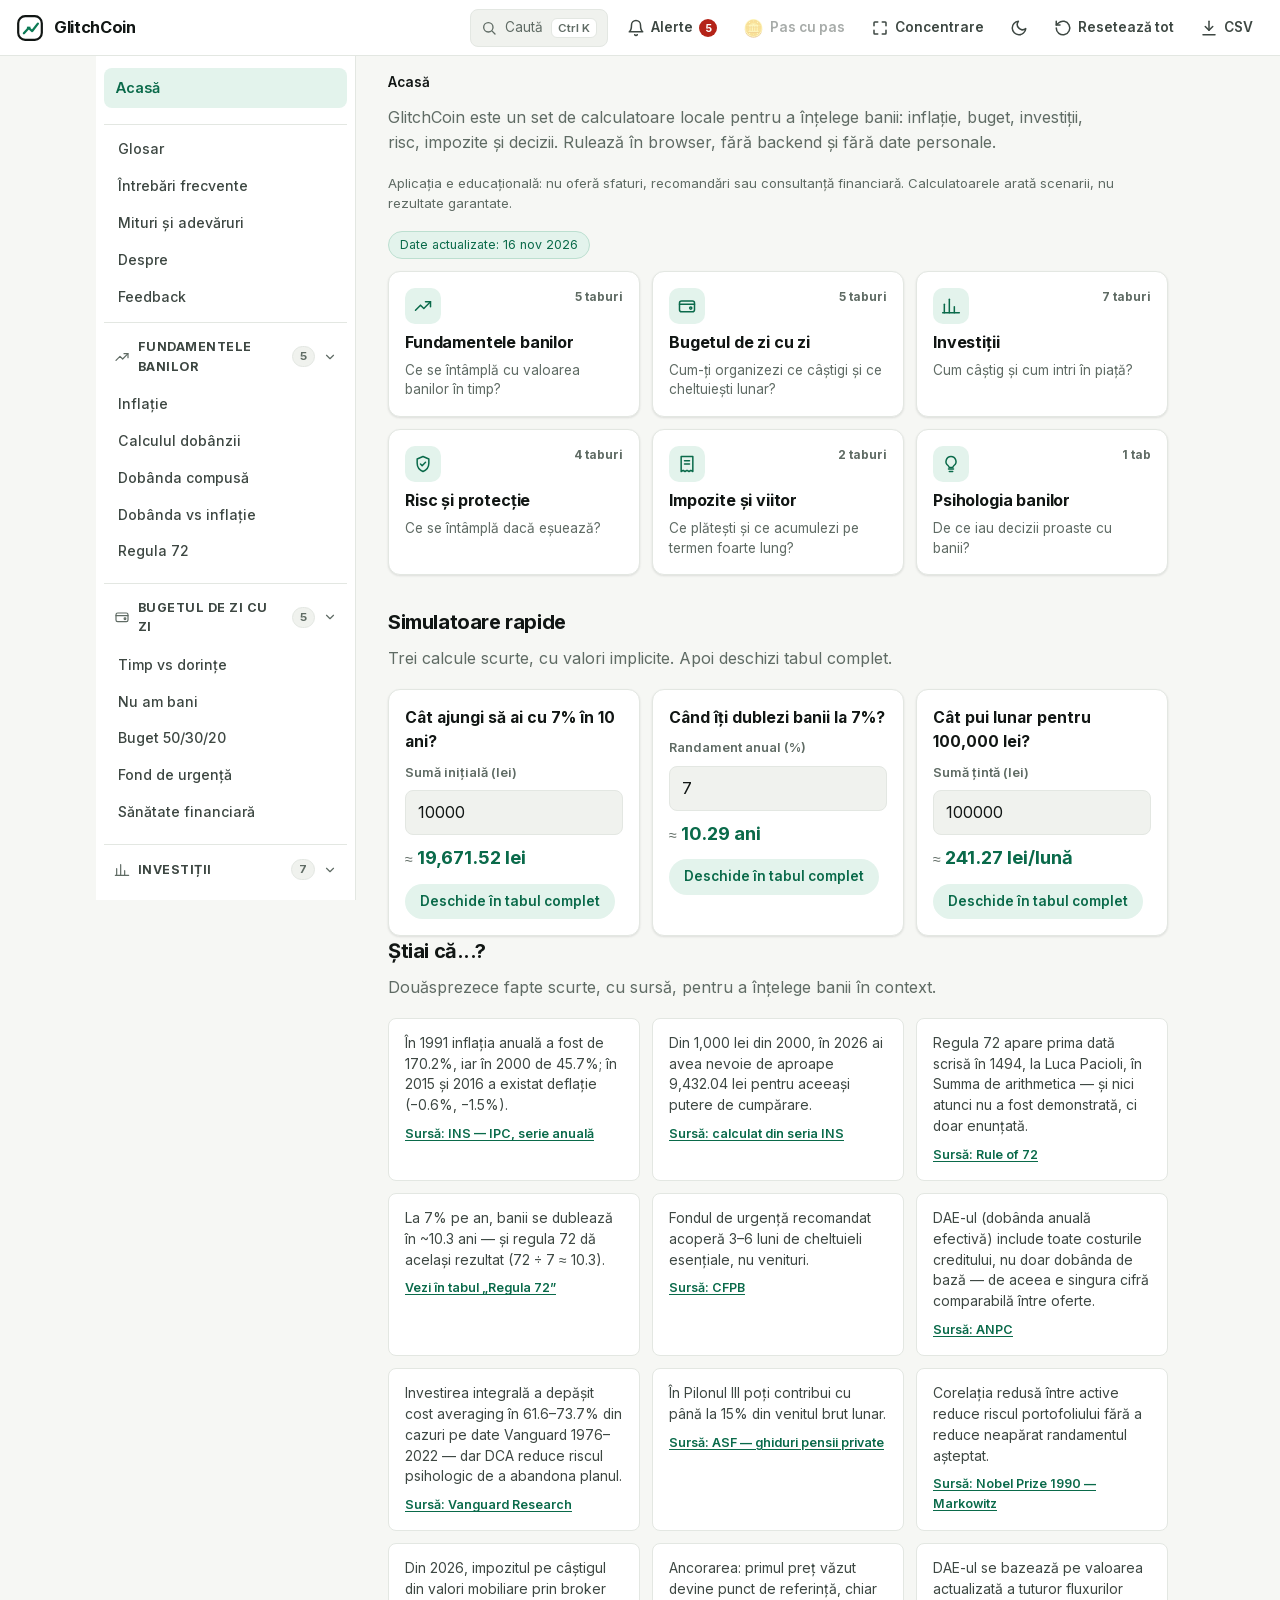
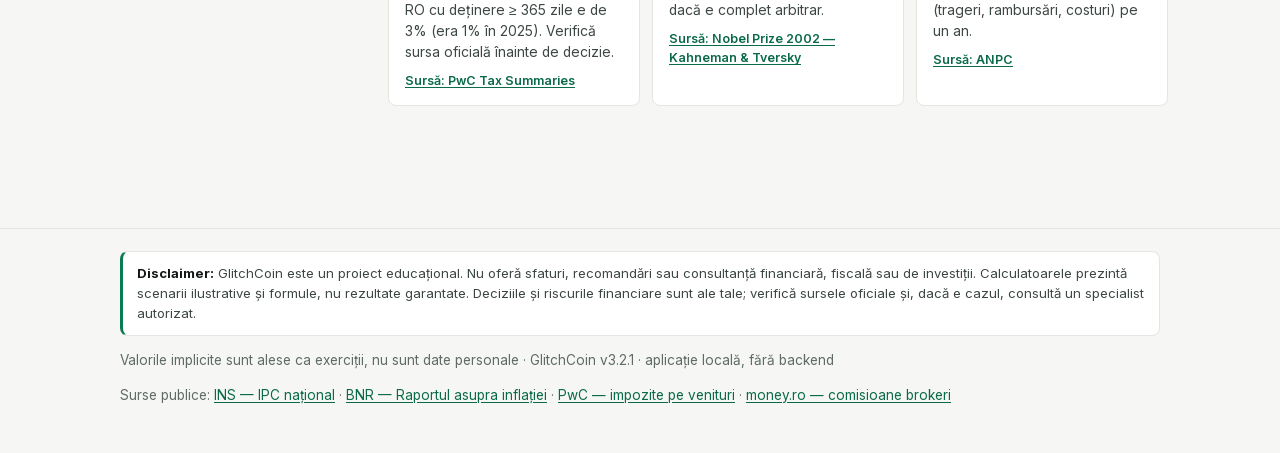
<file: index.html>
<!DOCTYPE html>
<html lang="ro">
<head>
  <meta charset="UTF-8">
  <meta name="viewport" content="width=device-width, initial-scale=1.0">
  <title>GlitchCoin — Calculatoare pentru a înțelege banii</title>
  <meta name="description" content="GlitchCoin — 24 de calculatoare de educație financiară: fundamentele banilor, bugetul de zi cu zi, investiții, risc și protecție, impozite și viitor, psihologia banilor.">
  <meta name="theme-color" id="meta-theme-color" content="#f6f7f4">

  <!-- Favicon (SVG vector + PNG fallback, apple-touch-icon). -->
  <link rel="icon" type="image/svg+xml" href="favicon.svg">
  <link rel="icon" type="image/png" sizes="64x64" href="favicon.png">
  <link rel="apple-touch-icon" href="favicon-180.png">

  <!-- Inter self-hosted (SIL OFL 1.1) + stilurile aplicației. -->
  <link rel="stylesheet" href="fonts.css">
  <link rel="stylesheet" href="styles.css">

  <!-- Tema se aplică înainte de paint, ca să nu apară un flash de culoare.
       Preferința e în localStorage; la prima vizită se respetă prefers-color-scheme. -->
  <script>
    (function () {
      var KEY = 'glitchcoin-theme';
      var root = document.documentElement;
      var stored = null;
      try { stored = localStorage.getItem(KEY); } catch (e) {}
      var dark = stored ? stored === 'dark'
                        : !!(window.matchMedia && window.matchMedia('(prefers-color-scheme: dark)').matches);
      root.setAttribute('data-theme', dark ? 'dark' : 'light');
    })();
  </script>
</head>
<body>

  <a class="skip-link" href="#main-content">Sari la conținut</a>

  <header class="app-header">
    <div class="app-header-inner">
      <button class="icon-btn menu-btn" id="menu-btn" type="button" aria-label="Deschide navigarea"
              aria-expanded="false" aria-controls="sidebar"><svg viewBox="0 0 24 24" fill="none" stroke="currentColor" stroke-width="2" stroke-linecap="round" aria-hidden="true"><path d="M4 7h16M4 12h16M4 17h16"/></svg></button>
      <a class="brand" href="#acasa" id="brand">
        <svg class="monogram" viewBox="0 0 32 32" fill="none" aria-hidden="true"><rect x="2.5" y="2.5" width="27" height="27" rx="8" stroke="currentColor" stroke-width="2.5"/><path d="M9 22l5.5-6 4 3.5L25 11" stroke="var(--accent)" stroke-width="2.6" stroke-linecap="round" stroke-linejoin="round"/><rect x="12.5" y="14.5" width="4" height="2.4" fill="var(--accent)"/></svg>
        <span class="brand-name">GlitchCoin</span>
      </a>
      <div class="header-actions">
        <button class="header-search" id="search-trigger" type="button"
                aria-haspopup="dialog" aria-controls="search-overlay" title="Căutare rapidă (⌘K)">
          <svg viewBox="0 0 24 24" fill="none" stroke="currentColor" stroke-width="2" stroke-linecap="round" stroke-linejoin="round" aria-hidden="true"><circle cx="11" cy="11" r="7"/><path d="M21 21l-4.3-4.3"/></svg>
          <span class="header-search-label">Caută</span>
          <kbd class="header-search-kbd" aria-hidden="true">⌘K</kbd>
        </button>
        <button class="header-btn" id="alerts-trigger" type="button"
                aria-haspopup="dialog" aria-controls="alerts-overlay" aria-expanded="false"
                title="Centru de alerte">
          <svg viewBox="0 0 24 24" fill="none" stroke="currentColor" stroke-width="2" stroke-linecap="round" stroke-linejoin="round" aria-hidden="true"><path d="M18 8a6 6 0 0 0-12 0c0 7-3 9-3 9h18s-3-2-3-9"/><path d="M13.7 21a2 2 0 0 1-3.4 0"/></svg>
          <span class="header-btn-label">Alerte</span>
          <span class="alerts-badge" id="alerts-badge" hidden aria-hidden="true">0</span>
        </button>
        <button class="header-btn" id="step-trigger" type="button" aria-pressed="false"
                title="Mod pas cu pas">
          <span class="step-coin" aria-hidden="true">🪙</span>
          <span class="header-btn-label">Pas cu pas</span>
        </button>
        <button class="header-btn" id="focus-toggle" type="button" aria-pressed="false"
                title="Mod Concentrare (F)"><svg viewBox="0 0 24 24" fill="none" stroke="currentColor" stroke-width="2" stroke-linecap="round" stroke-linejoin="round" aria-hidden="true"><path d="M4 9V5a1 1 0 0 1 1-1h4M20 9V5a1 1 0 0 0-1-1h-4M4 15v4a1 1 0 0 0 1 1h4M20 15v4a1 1 0 0 1-1 1h-4"/></svg><span class="header-btn-label">Concentrare</span></button>
        <button class="header-btn" id="theme-toggle" type="button"
                aria-label="Comută la tema întunecată" aria-pressed="false" title="Comută tema"><svg class="icon-moon" viewBox="0 0 24 24" fill="none" stroke="currentColor" stroke-width="2" stroke-linecap="round" stroke-linejoin="round" aria-hidden="true"><path d="M21 12.8A9 9 0 1 1 11.2 3a7 7 0 0 0 9.8 9.8z"/></svg><svg class="icon-sun" viewBox="0 0 24 24" fill="none" stroke="currentColor" stroke-width="2" stroke-linecap="round" stroke-linejoin="round" aria-hidden="true"><circle cx="12" cy="12" r="4"/><path d="M12 2v2M12 20v2M4.9 4.9l1.4 1.4M17.7 17.7l1.4 1.4M2 12h2M20 12h2M4.9 19.1l1.4-1.4M17.7 6.3l1.4-1.4"/></svg></button>
        <button class="header-btn" id="reset-all" type="button"
                title="Resetează toate cele 24 de taburi la valorile implicite"><svg viewBox="0 0 24 24" fill="none" stroke="currentColor" stroke-width="2" stroke-linecap="round" stroke-linejoin="round" aria-hidden="true"><path d="M3 12a9 9 0 1 0 3-6.7L3 8"/><path d="M3 3v5h5"/></svg><span class="header-btn-label">Resetează tot</span></button>
        <button class="header-btn" id="export-csv" type="button"
                title="Descarcă tabelele tabului activ în format CSV (compatibil cu orice aplicație de tabele)"><svg viewBox="0 0 24 24" fill="none" stroke="currentColor" stroke-width="2" stroke-linecap="round" stroke-linejoin="round" aria-hidden="true"><path d="M12 3v12"/><path d="M7 10l5 5 5-5"/><path d="M4 21h16"/></svg><span class="header-btn-label">CSV</span></button>
      </div>
    </div>
  </header>

  <nav class="mobile-cats" aria-label="Categorii pe mobil">
    <a href="#fundamente/inflatie">Fundamente</a>
    <a href="#buget/timp">Buget</a>
    <a href="#investitii/randament">Investiții</a>
    <a href="#risc/diversificare">Risc</a>
    <a href="#impozite/pensie">Impozite</a>
    <a href="#psihologie/biase">Psihologie</a>
  </nav>

  <div class="layout" id="layout">
<aside class="sidebar" id="sidebar" aria-label="Navigare principală">
    <nav class="side-nav">
      <a class="side-home" id="nav-acasa" href="#acasa" aria-current="page">Acasă</a>
      <div class="side-global">
        <a class="side-global-link" id="nav-glosar" href="#glosar" data-global="glosar">Glosar</a>
        <a class="side-global-link" id="nav-faq" href="#faq" data-global="faq">Întrebări frecvente</a>
        <a class="side-global-link" id="nav-mituri" href="#mituri" data-global="mituri">Mituri și adevăruri</a>
        <a class="side-global-link" id="nav-despre" href="#despre" data-global="despre">Despre</a>
        <a class="side-global-link" id="nav-feedback" href="#feedback" data-global="feedback">Feedback</a>
      </div>
      <div class="side-group" data-cat="fundamente">
        <button class="side-cat" type="button" aria-expanded="true" aria-controls="cat-fundamente">
          <span class="side-cat-icon" aria-hidden="true"><svg class="icon" viewBox="0 0 24 24" fill="none" stroke="currentColor" stroke-width="1.8" stroke-linecap="round" stroke-linejoin="round" aria-hidden="true"><path d="M3 17l6-6 4 4 8-8"/><path d="M15 7h6v6"/></svg></span>
          <span class="side-cat-name">Fundamentele banilor</span>
          <span class="side-cat-count">5</span>
          <span class="side-cat-chev" aria-hidden="true"><svg class="chev" viewBox="0 0 24 24" fill="none" stroke="currentColor" stroke-width="2" stroke-linecap="round" stroke-linejoin="round" aria-hidden="true"><path d="M6 9l6 6 6-6"/></svg></span>
        </button>
        <div class="side-items" id="cat-fundamente">
          <button type="button" class="tab side-tab" id="tab-inflatie" role="tab" aria-controls="panel-inflatie" aria-selected="true">Inflație</button>
          <button type="button" class="tab side-tab" id="tab-dobanda" role="tab" aria-controls="panel-dobanda" aria-selected="false">Calculul dobânzii</button>
          <button type="button" class="tab side-tab" id="tab-compusa" role="tab" aria-controls="panel-compusa" aria-selected="false">Dobânda compusă</button>
          <button type="button" class="tab side-tab" id="tab-di" role="tab" aria-controls="panel-di" aria-selected="false">Dobânda vs inflație</button>
          <button type="button" class="tab side-tab" id="tab-regula72" role="tab" aria-controls="panel-regula72" aria-selected="false">Regula 72</button>
        </div>
      </div>
      <div class="side-group" data-cat="buget">
        <button class="side-cat" type="button" aria-expanded="true" aria-controls="cat-buget">
          <span class="side-cat-icon" aria-hidden="true"><svg class="icon" viewBox="0 0 24 24" fill="none" stroke="currentColor" stroke-width="1.8" stroke-linecap="round" stroke-linejoin="round" aria-hidden="true"><rect x="3" y="6" width="18" height="13" rx="2.5"/><path d="M3 10h18"/><circle cx="16.5" cy="14.5" r="1.3"/></svg></span>
          <span class="side-cat-name">Bugetul de zi cu zi</span>
          <span class="side-cat-count">5</span>
          <span class="side-cat-chev" aria-hidden="true"><svg class="chev" viewBox="0 0 24 24" fill="none" stroke="currentColor" stroke-width="2" stroke-linecap="round" stroke-linejoin="round" aria-hidden="true"><path d="M6 9l6 6 6-6"/></svg></span>
        </button>
        <div class="side-items" id="cat-buget">
          <button type="button" class="tab side-tab" id="tab-timp" role="tab" aria-controls="panel-timp" aria-selected="false">Timp vs dorințe</button>
          <button type="button" class="tab side-tab" id="tab-nuam" role="tab" aria-controls="panel-nuam" aria-selected="false">Nu am bani</button>
          <button type="button" class="tab side-tab" id="tab-buget" role="tab" aria-controls="panel-buget" aria-selected="false">Buget 50/30/20</button>
          <button type="button" class="tab side-tab" id="tab-fond" role="tab" aria-controls="panel-fond" aria-selected="false">Fond de urgență</button>
          <button type="button" class="tab side-tab" id="tab-sanatate" role="tab" aria-controls="panel-sanatate" aria-selected="false">Sănătate financiară</button>
        </div>
      </div>
      <div class="side-group" data-cat="investitii">
        <button class="side-cat" type="button" aria-expanded="true" aria-controls="cat-investitii">
          <span class="side-cat-icon" aria-hidden="true"><svg class="icon" viewBox="0 0 24 24" fill="none" stroke="currentColor" stroke-width="1.8" stroke-linecap="round" stroke-linejoin="round" aria-hidden="true"><path d="M4 20V10"/><path d="M10 20V4"/><path d="M16 20v-7"/><path d="M2 20h20"/></svg></span>
          <span class="side-cat-name">Investiții</span>
          <span class="side-cat-count">7</span>
          <span class="side-cat-chev" aria-hidden="true"><svg class="chev" viewBox="0 0 24 24" fill="none" stroke="currentColor" stroke-width="2" stroke-linecap="round" stroke-linejoin="round" aria-hidden="true"><path d="M6 9l6 6 6-6"/></svg></span>
        </button>
        <div class="side-items" id="cat-investitii">
          <button type="button" class="tab side-tab" id="tab-randament" role="tab" aria-controls="panel-randament" aria-selected="false">Randament</button>
          <button type="button" class="tab side-tab" id="tab-profit" role="tab" aria-controls="panel-profit" aria-selected="false">Profit</button>
          <button type="button" class="tab side-tab" id="tab-cost" role="tab" aria-controls="panel-cost" aria-selected="false">Costul mediu de achiziție</button>
          <button type="button" class="tab side-tab" id="tab-suma" role="tab" aria-controls="panel-suma" aria-selected="false">Sumă dorită</button>
          <button type="button" class="tab side-tab" id="tab-oportunitate" role="tab" aria-controls="panel-oportunitate" aria-selected="false">Costul oportunității</button>
          <button type="button" class="tab side-tab" id="tab-dca" role="tab" aria-controls="panel-dca" aria-selected="false">Scalarea în timp (DCA)</button>
          <button type="button" class="tab side-tab" id="tab-curs" role="tab" aria-controls="panel-curs" aria-selected="false">Curs de schimb</button>
        </div>
      </div>
      <div class="side-group" data-cat="risc">
        <button class="side-cat" type="button" aria-expanded="true" aria-controls="cat-risc">
          <span class="side-cat-icon" aria-hidden="true"><svg class="icon" viewBox="0 0 24 24" fill="none" stroke="currentColor" stroke-width="1.8" stroke-linecap="round" stroke-linejoin="round" aria-hidden="true"><path d="M12 3l7 3v5c0 4.6-3 8.2-7 10-4-1.8-7-5.4-7-10V6z"/><path d="M9 12l2 2 4-4"/></svg></span>
          <span class="side-cat-name">Risc și protecție</span>
          <span class="side-cat-count">4</span>
          <span class="side-cat-chev" aria-hidden="true"><svg class="chev" viewBox="0 0 24 24" fill="none" stroke="currentColor" stroke-width="2" stroke-linecap="round" stroke-linejoin="round" aria-hidden="true"><path d="M6 9l6 6 6-6"/></svg></span>
        </button>
        <div class="side-items" id="cat-risc">
          <button type="button" class="tab side-tab" id="tab-diversificare" role="tab" aria-controls="panel-diversificare" aria-selected="false">Diversificare și riscul</button>
          <button type="button" class="tab side-tab" id="tab-asigurari" role="tab" aria-controls="panel-asigurari" aria-selected="false">Asigurări</button>
          <button type="button" class="tab side-tab" id="tab-stres" role="tab" aria-controls="panel-stres" aria-selected="false">Stress test</button>
          <button type="button" class="tab side-tab" id="tab-datorii" role="tab" aria-controls="panel-datorii" aria-selected="false">Datorii bune vs rele</button>
        </div>
      </div>
      <div class="side-group" data-cat="impozite">
        <button class="side-cat" type="button" aria-expanded="true" aria-controls="cat-impozite">
          <span class="side-cat-icon" aria-hidden="true"><svg class="icon" viewBox="0 0 24 24" fill="none" stroke="currentColor" stroke-width="1.8" stroke-linecap="round" stroke-linejoin="round" aria-hidden="true"><path d="M5 3h14v18l-2.3-1.4L14.4 21l-2.4-1.4L9.6 21l-2.3-1.4L5 21z"/><path d="M9 8h6M9 12h6"/></svg></span>
          <span class="side-cat-name">Impozite și viitor</span>
          <span class="side-cat-count">2</span>
          <span class="side-cat-chev" aria-hidden="true"><svg class="chev" viewBox="0 0 24 24" fill="none" stroke="currentColor" stroke-width="2" stroke-linecap="round" stroke-linejoin="round" aria-hidden="true"><path d="M6 9l6 6 6-6"/></svg></span>
        </button>
        <div class="side-items" id="cat-impozite">
          <button type="button" class="tab side-tab" id="tab-pensie" role="tab" aria-controls="panel-pensie" aria-selected="false">Pensie / Pilon III</button>
          <button type="button" class="tab side-tab" id="tab-impozitare" role="tab" aria-controls="panel-impozitare" aria-selected="false">Impozitare pe investiții</button>
        </div>
      </div>
      <div class="side-group" data-cat="psihologie">
        <button class="side-cat" type="button" aria-expanded="true" aria-controls="cat-psihologie">
          <span class="side-cat-icon" aria-hidden="true"><svg class="icon" viewBox="0 0 24 24" fill="none" stroke="currentColor" stroke-width="1.8" stroke-linecap="round" stroke-linejoin="round" aria-hidden="true"><path d="M9 18h6"/><path d="M10 21h4"/><path d="M12 3a6 6 0 0 0-3.6 10.8c.8.7 1.3 1.5 1.5 2.5h4.2c.2-1 .7-1.8 1.5-2.5A6 6 0 0 0 12 3z"/></svg></span>
          <span class="side-cat-name">Psihologia banilor</span>
          <span class="side-cat-count">1</span>
          <span class="side-cat-chev" aria-hidden="true"><svg class="chev" viewBox="0 0 24 24" fill="none" stroke="currentColor" stroke-width="2" stroke-linecap="round" stroke-linejoin="round" aria-hidden="true"><path d="M6 9l6 6 6-6"/></svg></span>
        </button>
        <div class="side-items" id="cat-psihologie">
          <button type="button" class="tab side-tab" id="tab-biase" role="tab" aria-controls="panel-biase" aria-selected="false">Biaseuri comportamentale</button>
        </div>
      </div>
    </nav>
    <div class="side-progress" id="side-progress">
      <span id="explorat-text">0 din 23 taburi explorate</span>
      <button type="button" id="explorat-toggle" aria-label="Ascunde progresul" aria-pressed="true">×</button>
    </div>
  </aside>
  <div class="sidebar-overlay" id="sidebar-overlay" hidden></div>

  <main id="main-content" tabindex="-1">
    <nav class="breadcrumb" aria-label="Breadcrumb">
      <ol id="breadcrumb-list"></ol>
    </nav>

    <div class="step-banner" id="step-banner" role="group" aria-label="Mod pas cu pas" hidden>
      <div class="step-banner-top">
        <span class="step-coin" aria-hidden="true">🪙</span>
        <span class="step-banner-title">Mod pas cu pas</span>
        <span class="step-banner-count" id="step-count">Pasul 1 din 1</span>
        <button class="step-close" id="step-stop" type="button" title="Oprește modul pas cu pas"
                aria-label="Oprește modul pas cu pas">
          <svg viewBox="0 0 24 24" fill="none" stroke="currentColor" stroke-width="2.2" stroke-linecap="round" aria-hidden="true"><path d="M18 6 6 18M6 6l12 12"/></svg>
        </button>
      </div>
      <p class="step-text" id="step-text"></p>
      <div class="step-progress" aria-hidden="true"><span id="step-progress-bar"></span></div>
      <div class="step-actions">
        <button class="chip" id="step-prev" type="button">← Anterior</button>
        <button class="chip" id="step-next" type="button">Următor →</button>
      </div>
    </div>

    <div class="print-header">
      <p class="print-title">GlitchCoin — Calculatoare pentru a înțelege banii</p>
      <p class="print-sub">Tab: <span id="print-tab-name">—</span> · valorile afișate la tipărire</p>
    </div>

<section id="panel-acasa" class="home-panel" role="region" aria-labelledby="home-title" tabindex="-1">
      <p class="lead">GlitchCoin este un set de calculatoare locale pentru a înțelege banii: inflație, buget, investiții, risc, impozite și decizii. Rulează în browser, fără backend și fără date personale.</p>
      <p class="disclaimer-note">Aplicația e educațională: nu oferă sfaturi, recomandări sau consultanță financiară. Calculatoarele arată scenarii, nu rezultate garantate.</p>
      <p class="data-fresh-badge" id="badge-actualizare"></p>

      <div class="home-grid">
      <a class="home-card" href="#fundamente/inflatie" data-goto="inflatie" data-cat="fundamente">
        <span class="home-card-top">
          <span class="home-card-icon" aria-hidden="true"><svg class="icon" viewBox="0 0 24 24" fill="none" stroke="currentColor" stroke-width="1.8" stroke-linecap="round" stroke-linejoin="round" aria-hidden="true"><path d="M3 17l6-6 4 4 8-8"/><path d="M15 7h6v6"/></svg></span>
          <span class="home-card-count">5 taburi</span>
        </span>
        <span class="home-card-title">Fundamentele banilor</span>
        <span class="home-card-desc">Ce se întâmplă cu valoarea banilor în timp?</span>
      </a>
      <a class="home-card" href="#buget/timp" data-goto="timp" data-cat="buget">
        <span class="home-card-top">
          <span class="home-card-icon" aria-hidden="true"><svg class="icon" viewBox="0 0 24 24" fill="none" stroke="currentColor" stroke-width="1.8" stroke-linecap="round" stroke-linejoin="round" aria-hidden="true"><rect x="3" y="6" width="18" height="13" rx="2.5"/><path d="M3 10h18"/><circle cx="16.5" cy="14.5" r="1.3"/></svg></span>
          <span class="home-card-count">5 taburi</span>
        </span>
        <span class="home-card-title">Bugetul de zi cu zi</span>
        <span class="home-card-desc">Cum-ți organizezi ce câștigi și ce cheltuiești lunar?</span>
      </a>
      <a class="home-card" href="#investitii/randament" data-goto="randament" data-cat="investitii">
        <span class="home-card-top">
          <span class="home-card-icon" aria-hidden="true"><svg class="icon" viewBox="0 0 24 24" fill="none" stroke="currentColor" stroke-width="1.8" stroke-linecap="round" stroke-linejoin="round" aria-hidden="true"><path d="M4 20V10"/><path d="M10 20V4"/><path d="M16 20v-7"/><path d="M2 20h20"/></svg></span>
          <span class="home-card-count">7 taburi</span>
        </span>
        <span class="home-card-title">Investiții</span>
        <span class="home-card-desc">Cum câștig și cum intri în piață?</span>
      </a>
      <a class="home-card" href="#risc/diversificare" data-goto="diversificare" data-cat="risc">
        <span class="home-card-top">
          <span class="home-card-icon" aria-hidden="true"><svg class="icon" viewBox="0 0 24 24" fill="none" stroke="currentColor" stroke-width="1.8" stroke-linecap="round" stroke-linejoin="round" aria-hidden="true"><path d="M12 3l7 3v5c0 4.6-3 8.2-7 10-4-1.8-7-5.4-7-10V6z"/><path d="M9 12l2 2 4-4"/></svg></span>
          <span class="home-card-count">4 taburi</span>
        </span>
        <span class="home-card-title">Risc și protecție</span>
        <span class="home-card-desc">Ce se întâmplă dacă eșuează?</span>
      </a>
      <a class="home-card" href="#impozite/pensie" data-goto="pensie" data-cat="impozite">
        <span class="home-card-top">
          <span class="home-card-icon" aria-hidden="true"><svg class="icon" viewBox="0 0 24 24" fill="none" stroke="currentColor" stroke-width="1.8" stroke-linecap="round" stroke-linejoin="round" aria-hidden="true"><path d="M5 3h14v18l-2.3-1.4L14.4 21l-2.4-1.4L9.6 21l-2.3-1.4L5 21z"/><path d="M9 8h6M9 12h6"/></svg></span>
          <span class="home-card-count">2 taburi</span>
        </span>
        <span class="home-card-title">Impozite și viitor</span>
        <span class="home-card-desc">Ce plătești și ce acumulezi pe termen foarte lung?</span>
      </a>
      <a class="home-card" href="#psihologie/biase" data-goto="biase" data-cat="psihologie">
        <span class="home-card-top">
          <span class="home-card-icon" aria-hidden="true"><svg class="icon" viewBox="0 0 24 24" fill="none" stroke="currentColor" stroke-width="1.8" stroke-linecap="round" stroke-linejoin="round" aria-hidden="true"><path d="M9 18h6"/><path d="M10 21h4"/><path d="M12 3a6 6 0 0 0-3.6 10.8c.8.7 1.3 1.5 1.5 2.5h4.2c.2-1 .7-1.8 1.5-2.5A6 6 0 0 0 12 3z"/></svg></span>
          <span class="home-card-count">1 tab</span>
        </span>
        <span class="home-card-title">Psihologia banilor</span>
        <span class="home-card-desc">De ce iau decizii proaste cu banii?</span>
      </a>
      </div>

      <h2 class="home-h2" id="home-title">Simulatoare rapide</h2>
      <p class="lead">Trei calcule scurte, cu valori implicite. Apoi deschizi tabul complet.</p>
      <div class="quick-grid">
        <div class="quick-card" data-quick="compusa">
          <h3>Cât ajungi să ai cu 7% în 10 ani?</h3>
          <label class="quick-label" for="q-compusa-suma">Sumă inițială (lei)</label>
          <input class="quick-input" id="q-compusa-suma" type="number" min="0" step="100" value="10000" inputmode="decimal">
          <p class="quick-result">≈ <strong id="q-compusa-rez">—</strong></p>
          <button class="chip" type="button" data-goto="compusa" data-prefill="comp-suma:q-compusa-suma,comp-contributie:0,comp-rata:7">Deschide în tabul complet</button>
        </div>
        <div class="quick-card" data-quick="regula72">
          <h3>Când îți dublezi banii la 7%?</h3>
          <label class="quick-label" for="q-r72-rata">Randament anual (%)</label>
          <input class="quick-input" id="q-r72-rata" type="number" min="0" max="100" step="0.5" value="7" inputmode="decimal">
          <p class="quick-result">≈ <strong id="q-r72-rez">—</strong></p>
          <button class="chip" type="button" data-goto="regula72" data-prefill="r72-rata:q-r72-rata,r72-suma:10000,r72-ani:10">Deschide în tabul complet</button>
        </div>
        <div class="quick-card" data-quick="suma">
          <h3>Cât pui lunar pentru 100,000 lei?</h3>
          <label class="quick-label" for="q-suma-tinta">Sumă țintă (lei)</label>
          <input class="quick-input" id="q-suma-tinta" type="number" min="0" step="1000" value="100000" inputmode="decimal">
          <p class="quick-result">≈ <strong id="q-suma-rez">—</strong></p>
          <button class="chip" type="button" data-goto="suma" data-prefill="suma-dorita:q-suma-tinta,suma-randament:10,suma-ani:15,suma-initiala:0">Deschide în tabul complet</button>
        </div>
      </div>

      <h2 class="home-h2">Știai că...?</h2>
      <p class="lead">Douăsprezece fapte scurte, cu sursă, pentru a înțelege banii în context.</p>
      <div class="facts-grid">
        <div class="fact-card">
          <p>În 1991 inflația anuală a fost de 170.2%, iar în 2000 de 45.7%; în 2015 și 2016 a existat deflație (−0.6%, −1.5%).</p>
          <a class="fact-source" href="https://insse.ro/cms/ro/content/ipc%E2%80%93serie-de-date-anuala" target="_blank" rel="noopener">Sursă: INS — IPC, serie anuală</a>
        </div>
        <div class="fact-card">
          <p data-config-key="echivalent1000lei2000">Din 1,000 lei din 2000, în 2026 ai avea nevoie de aproape 9,432.04 lei pentru aceeași putere de cumpărare.</p>
          <a class="fact-source" href="https://insse.ro/cms/en/content/cpi-annual-data-series" target="_blank" rel="noopener">Sursă: calculat din seria INS</a>
        </div>
        <div class="fact-card">
          <p>Regula 72 apare prima dată scrisă în 1494, la Luca Pacioli, în Summa de arithmetica — și nici atunci nu a fost demonstrată, ci doar enunțată.</p>
          <a class="fact-source" href="https://en.wikipedia.org/wiki/Rule_of_72" target="_blank" rel="noopener">Sursă: Rule of 72</a>
        </div>
        <div class="fact-card">
          <p>La 7% pe an, banii se dublează în ~10.3 ani — și regula 72 dă același rezultat (72 ÷ 7 ≈ 10.3).</p>
          <a class="fact-source" href="#fundamente/regula72" data-goto-tab="regula72">Vezi în tabul „Regula 72”</a>
        </div>
        <div class="fact-card">
          <p>Fondul de urgență recomandat acoperă 3–6 luni de cheltuieli esențiale, nu venituri.</p>
          <a class="fact-source" href="https://www.consumerfinance.gov/an-essential-guide-to-building-an-emergency-fund/" target="_blank" rel="noopener">Sursă: CFPB</a>
        </div>
        <div class="fact-card">
          <p>DAE-ul (dobânda anuală efectivă) include toate costurile creditului, nu doar dobânda de bază — de aceea e singura cifră comparabilă între oferte.</p>
          <a class="fact-source" href="https://www.anpc.ro/anpcftp/legislatie/100609/anexa2_inf_standard_credit_consumatori.pdf" target="_blank" rel="noopener">Sursă: ANPC</a>
        </div>
        <div class="fact-card">
          <p>Investirea integrală a depășit cost averaging în 61.6–73.7% din cazuri pe date Vanguard 1976–2022 — dar DCA reduce riscul psihologic de a abandona planul.</p>
          <a class="fact-source" href="https://investor.vanguard.com/investor-resources-education/online-trading/dollar-cost-averaging-vs-lump-sum" target="_blank" rel="noopener">Sursă: Vanguard Research</a>
        </div>
        <div class="fact-card">
          <p>În Pilonul III poți contribui cu până la 15% din venitul brut lunar.</p>
          <a class="fact-source" href="https://asfromania.ro/app.php/ro/a/1686/ghiduri-pensii-private" target="_blank" rel="noopener">Sursă: ASF — ghiduri pensii private</a>
        </div>
        <div class="fact-card">
          <p>Corelația redusă între active reduce riscul portofoliului fără a reduce neapărat randamentul așteptat.</p>
          <a class="fact-source" href="https://www.nobelprize.org/prizes/economic-sciences/1990/press-release/" target="_blank" rel="noopener">Sursă: Nobel Prize 1990 — Markowitz</a>
        </div>
        <div class="fact-card">
          <p>Din 2026, impozitul pe câștigul din valori mobiliare prin broker RO cu deținere ≥ 365 zile e de 3% (era 1% în 2025). Verifică sursa oficială înainte de decizie.</p>
          <a class="fact-source" href="https://taxsummaries.pwc.com/romania/individual/significant-developments" target="_blank" rel="noopener">Sursă: PwC Tax Summaries</a>
        </div>
        <div class="fact-card">
          <p>Ancorarea: primul preț văzut devine punct de referință, chiar dacă e complet arbitrar.</p>
          <a class="fact-source" href="https://www.nobelprize.org/prizes/economic-sciences/2002/popular-information/" target="_blank" rel="noopener">Sursă: Nobel Prize 2002 — Kahneman &amp; Tversky</a>
        </div>
        <div class="fact-card">
          <p>DAE-ul se bazează pe valoarea actualizată a tuturor fluxurilor (trageri, rambursări, costuri) pe un an.</p>
          <a class="fact-source" href="https://www.anpc.ro/anpcftp/legislatie/100609/anexa2_inf_standard_credit_consumatori.pdf" target="_blank" rel="noopener">Sursă: ANPC</a>
        </div>
      </div>
</section>

<section id="panel-inflatie" class="tab-panel is-active" role="tabpanel" aria-labelledby="tab-inflatie" tabindex="-1">
      <p class="lead">Banii își pierd valoarea în timp: același coș de cumpărături costă din ce în ce mai mult. Vezi prețul la 10 alimente de bază între 2020 și 2026, inflația anuală din 1991 până astăzi și cât îi va trebui peste câțiva ani pentru a cumpăra aceleași lucruri.</p>

      <nav class="subnav" aria-label="Secțiuni din tabul Inflație">
        <div class="subnav-row">
          <a href="#simulator">Simulator</a>
          <a href="#alimente">Alimente</a>
          <a href="#inflatie">Inflație 1991–2026</a>
          <a href="#deflator">Deflator</a>
          <a href="#surse">Surse</a>
        </div>
      </nav>

      <!-- ───────────────── Simulator ───────────────── -->
      <section id="simulator" class="section">
        <h2>Simulatorul inflației</h2>
        <p class="lead" data-tip="sim-compound">
          Află cât de mulți bani îi vei avea nevoie peste câțiva ani pentru a cumpăra aceleași lucruri,
          dacă inflația rămâne constantă. <strong>Anul 1 = anul curent</strong> (suma actuală).
        </p>

        <div class="card inputs">
          <div class="field">
            <label for="sim-suma">Suma actuală (lei)</label>
            <input type="number" id="sim-suma" value="5000" min="0" max="1000000000" step="any" inputmode="decimal">
          </div>
          <div class="field">
            <label for="sim-rata">Rata inflației (% pe an)</label>
            <input type="number" id="sim-rata" value="5" min="-100" max="100" step="any" inputmode="decimal">
          </div>
          <div class="presets" aria-label="Valori rapide pentru rată">
            <span>Presete:</span>
            <button type="button" class="chip" data-rata="2">2%</button>
            <button type="button" class="chip" data-rata="5">5%</button>
            <button type="button" class="chip" data-rata="10">10%</button>
            <button type="button" class="chip" data-rata="13.8">13.8%</button>
          </div>
        </div>

        <p id="sim-summary" class="summary" aria-live="polite" data-ab-label="Inflație"></p>

        <div class="explica-widget" data-explica-panel="inflatie"></div>

        <div class="ab-widget" data-ab-panel="inflatie"></div>

        <div class="cards">
          <div class="stat">
            <span class="stat-label">Anul 2</span>
            <span class="stat-value" id="sim-card-2">—</span>
            <span class="stat-sub">echivalent în acel an</span>
          </div>
          <div class="stat">
            <span class="stat-label">Anul 5</span>
            <span class="stat-value" id="sim-card-5">—</span>
            <span class="stat-sub">echivalent în acel an</span>
          </div>
          <div class="stat">
            <span class="stat-label">Anul 10</span>
            <span class="stat-value" id="sim-card-10">—</span>
            <span class="stat-sub">echivalent în acel an</span>
          </div>
          <div class="stat">
            <span class="stat-label">Anul 15</span>
            <span class="stat-value" id="sim-card-15">—</span>
            <span class="stat-sub">echivalent în acel an</span>
          </div>
        </div>

        <div class="card table-wrap">
          <table id="sim-table">
            <caption class="visually-hidden">Simularea inflației: suma necesară pentru a păstra puterea de cumpărare</caption>
            <thead>
              <tr>
                <th scope="col">An</th>
                <th scope="col">Suma necesară</th>
                <th scope="col">Necesar în plus</th>
                <th scope="col">vs anul 1</th>
                <th scope="col">Multiplu</th>
              </tr>
            </thead>
            <tbody id="sim-table-body"></tbody>
          </table>
        </div>
      </section>

      <!-- ───────────────── Alimente ───────────────── -->
      <section id="alimente" class="section">
        <h2>Prețurile la alimentele de bază</h2>
        <p class="lead">Evoluția prețurilor 2020–2026 și creșterea 2026 vs 2020 (parțial).</p>

        <div class="card table-wrap">
          <table id="food-table">
            <caption class="visually-hidden">Prețurile la alimentele de bază, 2020–2026, și creșterea 2026 vs 2020 (parțial)</caption>
            <thead>
              <tr>
                <th scope="col">Produs</th>
                <th scope="col">2020</th>
                <th scope="col">2021</th>
                <th scope="col">2022</th>
                <th scope="col">2023</th>
                <th scope="col">2024</th>
                <th scope="col">2025</th>
                <th scope="col">2026 (parțial)</th>
                <th scope="col">Creștere 2026 vs 2020</th>
              </tr>
            </thead>
            <tbody id="food-table-body"></tbody>
          </table>
        </div>
        <p class="note">* 2025–2026 = estimări metodologice (variațiile INS aplicate prețului 2024), nu prețuri oficiale per brand/lanț.
          Pentru prețuri reale compară studiile <a href="https://infocons.ro/studiu-comparativ-infocons-protectia-consumatorilor-cat-ne-costa-alimentele-de-baza-septembrie-2025-vs-septembrie-2026" target="_blank" rel="noopener">InfoCons</a>.</p>

        <div class="card">
          <h3 data-config-key="anCurent">Creștere 2026 vs 2020, pe produs</h3>
          <div data-config-key="crestereAlimente" id="food-chart" class="bar-chart" role="img" aria-label="Creștere 2026 vs 2020, pe produs. Maxim: 66.50% la Pâine (500g); minim: 21.50% la Cartofi (kg)."></div>
        </div>
      </section>

      <!-- ───────────────── Inflație 1991–2026 ───────────────── -->
      <section id="inflatie" class="section">
        <h2>Inflația în România, 1991–2026</h2>
        <p class="lead">Rata inflației anuale, în procente. Anii cu deflație (rată negativă) sunt evidențiați cu roșu.</p>

        <div class="card">
          <div class="chart-toggle" role="group" aria-label="Interval afișat">
            <button type="button" class="chip is-active" data-range="all">Toți anii (1991–2026)</button>
            <button type="button" class="chip" data-range="recent">2000–2026</button>
          </div>
          <div id="inflation-chart" class="vchart" role="img" aria-label="Inflație anuală 1991–2026."></div>
          <div class="legend">
            <span><span class="dot dot-pos"></span> inflație</span>
            <span><span class="dot dot-neg"></span> deflație</span>
          </div>
          <div id="inflation-stats" class="stats-row"></div>
        </div>

        <details class="inflation-details" id="inflation-details">
          <summary>Rata inflației 1991–2026 — arată tabelul</summary>
          <div class="card table-wrap scroll">
            <table id="inflation-table">
              <caption class="visually-hidden">Rata inflației anuale în România, 1991–2026</caption>
              <thead>
                <tr><th scope="col">An</th><th scope="col">Rata inflației</th></tr>
              </thead>
              <tbody id="inflation-table-body"></tbody>
            </table>
          </div>
        </details>

        <p class="data-fresh-badge" id="badge-inflatie"></p>
        <p class="note" data-config-key="inflatie">
          <strong>Sursă:</strong> INS — Indicele prețurilor de consum național (IPC), serie anuală
          (<a href="https://insse.ro/cms/en/content/cpi-annual-data-series" target="_blank" rel="noopener">insse.ro</a>).
          2025 = media anuală 7.3% (INS, definitivă). 2026 = 6.3% (oct 2026 vs dec 2025,
          <strong>parțial</strong>); rata anuală oct/oct = 6.9% — vezi
          <a href="https://www.bnr.ro/uploads/2026-11-16raportasuprainflatiei,noiembrie2026_documentpdf_545_1794821695.pdf" target="_blank" rel="noopener">BNR</a> și
          <a href="https://agerpres.ro/economic/2026/11/12/rata-anuala-a-inflatiei-isi-continua-cresterea-si-ajunge-la-6-9-in-octombrie--1612494" target="_blank" rel="noopener">AGERPRES</a>.
          Pentru puterea de cumpărare a anului parțial se folosește media pe 12 luni
          (nov 2025–oct 2026 = <strong>9.0%</strong>), nu rata YTD de 6.3%. Anul marcat cu <strong>*</strong> e parțial.
        </p>
      </section>

      <!-- ───────────────── Deflator ───────────────── -->
      <section id="deflator" class="section">
        <h2>Deflatorul sumelor</h2>
        <p class="lead" data-tip="deflator">
          Vezi cât valorează suma actuală în anii trecuți — echivalentul banilor tăi din 2026,
          exprimat în lei din alt an. Rândul de pe un an arată <strong>ce puteai cumpăra în acel an</strong>;
          anul 2026 păstrează suma neschimbată.
        </p>

        <div class="card inputs">
          <div class="field">
            <label for="def-suma">Suma actuală (lei)</label>
            <input type="number" id="def-suma" value="5000" min="0" max="1000000000" step="any" inputmode="decimal">
          </div>
          <div class="field">
            <label for="def-year">Selectează anul</label>
            <select id="def-year"></select>
          </div>
        </div>

        <p id="def-result" class="summary" aria-live="polite"></p>

        <div class="card table-wrap scroll">
          <table id="def-table">
            <caption class="visually-hidden">Deflatorul sumelor: echivalentul în lei al sumei actuale, pe ani</caption>
            <thead>
              <tr><th scope="col">An</th><th scope="col">Echivalent (lei)</th><th scope="col">Diferență vs 2026</th></tr>
            </thead>
            <tbody id="def-table-body"></tbody>
          </table>
        </div>
      </section>

      <!-- ───────────────── Surse ───────────────── -->
      <section id="surse" class="section">
        <h2>Surse și note metodologice</h2>
        <p class="lead">Datele publice folosite în aplicație, cu linkuri către sursele oficiale.</p>
        <div class="card">
          <ul class="info-list">
            <li data-config-key="inflatie"><strong>Inflație</strong> — INS, Indicele prețurilor de consum național (IPC), serie anuală:
              <a href="https://insse.ro/cms/en/content/cpi-annual-data-series" target="_blank" rel="noopener">insse.ro</a>.
              Media anuală 2025 = 7.3% (INS, definitivă); 2026 = 6.3% (oct 2026 vs dec 2025, parțial); rata anuală oct/oct = 6.9%.</li>
            <li><strong>Raportul asupra inflației</strong> — BNR: <a href="https://www.bnr.ro/uploads/2026-11-16raportasuprainflatiei,noiembrie2026_documentpdf_545_1794821695.pdf" target="_blank" rel="noopener">bnr.ro</a>.</li>
            <li><strong>Impozit pe venituri din investiții</strong> — PwC Tax Summaries:
              <a href="https://taxsummaries.pwc.com/romania/individual/significant-developments" target="_blank" rel="noopener">taxsummaries.pwc.com/romania</a>;
              EY: <a href="https://www.ey.com/en_gl/technical/tax-alerts/romanian-tax-changes-introduced-by-new-fiscal-and-budgetary-measures" target="_blank" rel="noopener">ey.com</a>.</li>
            <li><strong>Comisioane de tranzacționare</strong> — media pieței RO 0.1–0.5% (0.3% online), 0.5–1% străin
              (<a href="https://www.money.ro/invata/brokeri-autorizati" target="_blank" rel="noopener">money.ro</a>,
              <a href="https://www.wall-street.ro/articol/Money/201325/cat-te-costa-sa-cumperi-actiuni-pe-bursa-si-care-sunt-sumele-minime-de-care-ai-nevoie.html" target="_blank" rel="noopener">wall-street.ro</a>).
              Pentru cumpărarea de acțiuni pe BVB, anexele oficiale arată 0,25–0,41% + taxa ASF 0,06%, de unde valoarea implicită de 0,4%:
              <a href="https://tradeville.ro/tranzactionare/comisioane-tradeville-010826" target="_blank" rel="noopener">TradeVille</a>,
              <a href="https://www.investimental.ro/grila-comisioane-investimental/" target="_blank" rel="noopener">Investimental</a>,
              <a href="https://salt.bank/storage/app/efsfiles/media/info-legale/Anexa-comisioane-piete-interne.pdf" target="_blank" rel="noopener">Salt Bank</a>,
              <a href="https://www.zf.ro/burse-fonduri-mutuale/cat-costa-tranzactionarea-actiunilor-romanesti-prin-interactive-brokers-comision-de-0-28-din-valoarea-ordinului-minimum-10-lei-plus-o-taxa-de-custodie-de-0-1-pe-an-cum-sunt-aspectele-fiscale-23203099" target="_blank" rel="noopener">ZF — Interactive Brokers</a>.</li>
            <li><strong>Prețuri alimente</strong> — estimări metodologice (variații INS aplicate prețului 2024);
              studii de piață: <a href="https://infocons.ro/studiu-comparativ-infocons-protectia-consumatorilor-cat-ne-costa-alimentele-de-baza-septembrie-2025-vs-septembrie-2026" target="_blank" rel="noopener">InfoCons</a>.</li>
            <li><strong>Zile lucrătoare</strong> — 250 în România (2026): 365 − 104 weekend − 11 sărbători legale care cad în timpul săptămânii (din 16);
              numărul e setabil în tabul „Timp vs dorințe" (inputul „Zile lucrătoare / an").</li>
          </ul>
        </div>
      </section>
          <div class="panel-sources">
        <h3>Surse</h3>
        <ul class="info-list">
          <li><a href="https://insse.ro/cms/ro/content/ipc%E2%80%93serie-de-date-anuala" target="_blank" rel="noopener">INS — IPC, serie anuală</a></li>
          <li><a href="https://ec.europa.eu/eurostat/databrowser/product/view/prc_hicp_aind" target="_blank" rel="noopener">Eurostat — HICP România</a></li>
          <li><a href="https://www.bnr.ro/uploads/2026-11-16raportasuprainflatiei,noiembrie2026_documentpdf_545_1794821695.pdf" target="_blank" rel="noopener">BNR — Raportul asupra inflației</a></li>
          <li><a href="https://infocons.ro/studiu-comparativ-infocons-protectia-consumatorilor-cat-ne-costa-alimentele-de-baza-septembrie-2025-vs-septembrie-2026" target="_blank" rel="noopener">InfoCons — prețuri alimente</a></li>
        </ul>
      </div>
      <div class="why-card">
        <h3>De ce contează pentru tine</h3>
        <p>Dacă inflația e 5% și dobânda la depozit e 3%, îți scade puterea de cumpărare cu ~2% pe an. Nu e o teorie: se vede în prețurile de la magazin.</p>
      </div>
</section>

<section id="panel-dobanda" class="tab-panel" role="tabpanel" aria-labelledby="tab-dobanda" tabindex="-1" hidden>
      <p class="lead">Dobânda este prețul banilor împrumutați: ce primești când depozitezi, și ce plătești când iei credit. Introdu sumă, rată anuală și numărul de zile — calculează dobânda brută și netă după impozit.</p>

      <div class="card inputs">
        <div class="field">
          <label for="dob-suma">Suma inițială (lei)</label>
          <input type="number" id="dob-suma" value="15000" min="0" max="1000000000" step="any" inputmode="decimal">
        </div>
        <div class="field">
          <label for="dob-rata">Rata anuală a dobânzii (%)</label>
          <input type="number" id="dob-rata" value="7" min="0" max="100" step="any" inputmode="decimal">
        </div>
        <div class="field">
          <label for="dob-zile">Numărul de zile investite</label>
          <input type="number" id="dob-zile" value="184" min="0" max="366" step="any" inputmode="decimal">
        </div>
        <div class="field">
          <label for="dob-impozit" data-tip="impozit-tipuri">Impozit (%)</label>
          <input type="number" id="dob-impozit" value="10" min="0" max="100" step="any" inputmode="decimal">
        </div>
      </div>

      <p id="dob-summary" class="summary" aria-live="polite" data-ab-label="Dobândă"></p>

      <div class="explica-widget" data-explica-panel="dobanda"></div>

      <div class="ab-widget" data-ab-panel="dobanda"></div>

      <div class="cards">
        <div class="stat" data-tip="dob-brut">
          <span class="stat-label">Dobânda brută</span>
          <span class="stat-value" id="dob-brut">—</span>
          <span class="stat-sub">sumă × rată × zile / 365</span>
        </div>
        <div class="stat" data-tip="dob-net">
          <span class="stat-label">Dobânda netă</span>
          <span class="stat-value" id="dob-net">—</span>
          <span class="stat-sub">brut − impozit</span>
        </div>
      </div>

      <div class="card table-wrap">
        <table>
          <caption class="visually-hidden">Pașii calculului dobânzii brute și nete</caption>
          <thead>
            <tr><th scope="col">Pas</th><th scope="col">Rezultat</th></tr>
          </thead>
          <tbody>
            <tr>
              <td>Dobânda brută = ROUND(suma × rată × zile / 365, 2)</td>
              <td class="num" id="dob-pas-brut">—</td>
            </tr>
            <tr>
              <td>Dobânda netă = ROUND((1 − impozit) × brut, 2)</td>
              <td class="num" id="dob-pas-net">—</td>
            </tr>
          </tbody>
        </table>
      </div>
          <div class="panel-sources">
        <h3>Surse</h3>
        <ul class="info-list">
          <li><a href="https://www.bnr.ro/1928-statistica" target="_blank" rel="noopener">BNR — statistici și politica monetară</a></li>
          <li><a href="https://www.anpc.ro/anpcftp/legislatie/100609/anexa2_inf_standard_credit_consumatori.pdf" target="_blank" rel="noopener">ANPC — informații standard pentru creditul de consumatori (DAE)</a></li>
        </ul>
      </div>
      <div class="why-card">
        <h3>De ce contează pentru tine</h3>
        <p>Fără această formulă nu poți compara depozite, credite sau obligațiuni. Diferența dintre brut și net este exact ce rămâne în buzunar.</p>
      </div>
</section>

<section id="panel-compusa" class="tab-panel" role="tabpanel" aria-labelledby="tab-compusa" tabindex="-1" hidden>
      <p class="lead">La compunere, dobânda de fiecare perioadă se adaugă la sumă și ea însăși produce dobândă. Introdu sumă inițială, contribuție lunară și rată anuală — vezi evoluția pe 20 de ani, cu și fără aport lunar.</p>

      <div class="card inputs">
        <div class="field">
          <label for="comp-suma">Suma inițială (lei)</label>
          <input type="number" id="comp-suma" value="10000" min="0" max="1000000000" step="any" inputmode="decimal">
        </div>
        <div class="field">
          <label for="comp-contributie">Contribuția lunară (lei)</label>
          <input type="number" id="comp-contributie" value="200" min="0" max="1000000000" step="any" inputmode="decimal">
        </div>
        <div class="field">
          <label for="comp-rata">Rata anuală a dobânzii (%)</label>
          <input type="number" id="comp-rata" value="2.5" min="0" max="100" step="any" inputmode="decimal">
        </div>
      </div>

      <section class="section">
        <h2>Fără contribuție lunară</h2>
        <p class="lead" data-tip="comp-a">Suma inițială crește doar din dobândă, an după an.</p>

        <p id="comp-a-summary" class="summary" aria-live="polite" data-ab-label="Dobândă compusă"></p>

        <div class="explica-widget" data-explica-panel="compusa"></div>

        <div class="ab-widget" data-ab-panel="compusa"></div>

        <div class="card table-wrap scroll">
          <table>
            <caption class="visually-hidden">Dobânda compusă fără contribuție lunară, pe 20 de ani</caption>
            <thead>
              <tr>
                <th scope="col">An</th>
                <th scope="col">Suma + dobândă</th>
                <th scope="col">Dobânda</th>
                <th scope="col">Randament vs primul an</th>
              </tr>
            </thead>
            <tbody id="comp-a-body"></tbody>
          </table>
        </div>
      </section>

      <section class="section">
        <h2>Cu contribuție lunară</h2>
        <p class="lead" data-tip="comp-b">Adaugi aceeași sumă în fiecare lună; dobânda se adaugă la capital.</p>

        <p id="comp-b-summary" class="summary" aria-live="polite"></p>

        <div class="card table-wrap scroll">
          <table>
            <caption class="visually-hidden">Dobânda compusă cu contribuție lunară, pe 20 de ani</caption>
            <thead>
              <tr>
                <th scope="col">An</th>
                <th scope="col" data-tip="comp-b-investit">Suma investită</th>
                <th scope="col">Dobânda acumulată</th>
                <th scope="col">Sumă totală</th>
                <th scope="col">Creștere anuală</th>
              </tr>
            </thead>
            <tbody id="comp-b-body"></tbody>
          </table>
        </div>
        <p class="note">
          „Sumă investită" = suma inițială + 12 × contribuția lunară × numărul de ani — contribuția e
          lunară, deci coloana crește cu 12 × contribuție în fiecare an, iar dobânda e compusă lunar
          pe aceeași bază (cele două coloane sunt consistente). „Creștere anuală" arată creșterea sumei
          totale față de <strong>suma totală</strong> din anul anterior (ea începe din anul 2).
        </p>
      </section>
          <div class="panel-sources">
        <h3>Surse</h3>
        <ul class="info-list">
          <li><a href="https://www.bnr.ro/1936-piete-financiare" target="_blank" rel="noopener">BNR — politica monetară și dobânzi</a></li>
        </ul>
      </div>
      <div class="why-card">
        <h3>De ce contează pentru tine</h3>
        <p>Diferența dintre randament și compunere devine vizibilă abia pe orizont lung. Timpul e ingredientul decisiv: un an în plus poate valora mai mult decât o rată în plus.</p>
      </div>
</section>

<section id="panel-di" class="tab-panel" role="tabpanel" aria-labelledby="tab-di" tabindex="-1" hidden>
      <p class="lead">Randamentul nominal spune cu câți bani mai mulți termini; randamentul real spune ce poți cumpăra mai mult. Introdu randamentul și inflația — află ce rămâne după inflație, cu exemple reale din 2000–2026 și comparația cash vs investiție pe 27 de ani.</p>

      <div class="card inputs">
        <div class="field">
          <label for="di-suma">Suma investită (lei)</label>
          <input type="number" id="di-suma" value="10000" min="0" max="1000000000" step="any" inputmode="decimal">
        </div>
        <div class="field">
          <label for="di-randament">Randament nominal (% pe an)</label>
          <input type="number" id="di-randament" value="7" min="-100" max="100" step="any" inputmode="decimal">
        </div>
        <div class="field">
          <label for="di-inflatie">Inflație (% pe an)</label>
          <input type="number" id="di-inflatie" value="5" min="-100" max="100" step="any" inputmode="decimal">
        </div>
      </div>

      <p id="di-summary" class="summary" aria-live="polite"></p>

        <div class="explica-widget" data-explica-panel="di"></div>

        <div class="ab-widget" data-ab-panel="di"></div>

      <div class="cards">
        <div class="stat" data-tip="di-crestere">
          <span class="stat-label">Creșterea nominală · 1 an</span>
          <span class="stat-value" id="di-brut">—</span>
          <span class="stat-sub">suma × randament nominal</span>
        </div>
        <div class="stat" data-tip="di-real">
          <span class="stat-label">Randamentul real · 1 an</span>
          <span class="stat-value" id="di-real">—</span>
          <span class="stat-sub">(1 + nominal) ÷ (1 + inflație) − 1</span>
        </div>
        <div class="stat" data-tip="di-valoare-reala">
          <span class="stat-label">Valoarea reală după 1 an</span>
          <span class="stat-value" id="di-valoare-reala">—</span>
          <span class="stat-sub">puterea de cumpărare, în lei</span>
        </div>
        <div class="stat" data-tip="di-aproximare">
          <span class="stat-label">Aproximația rapidă</span>
          <span class="stat-value" id="di-aprox">—</span>
          <span class="stat-sub">nominal − inflație</span>
        </div>
      </div>

      <div class="card table-wrap">
        <table>
          <caption class="visually-hidden">Randament nominal vs real: valori și observații</caption>
          <thead>
            <tr>
              <th scope="col">Măsurătoare</th>
              <th scope="col">Randament</th>
              <th scope="col">Creștere (lei)</th>
              <th scope="col">Observație</th>
            </tr>
          </thead>
          <tbody>
            <tr>
              <td>Randament nominal</td>
              <td class="num" id="di-tabel-nominal-pct">—</td>
              <td class="num" id="di-tabel-nominal-lei">—</td>
              <td>înainte de inflație</td>
            </tr>
            <tr>
              <td>Randament real (exact)</td>
              <td class="num" id="di-tabel-real-pct">—</td>
              <td class="num" id="di-tabel-real-lei">—</td>
              <td>ceea ce rămâne după inflație</td>
            </tr>
            <tr>
              <td>Aproximație rapidă</td>
              <td class="num" id="di-tabel-aprox-pct">—</td>
              <td class="num" id="di-tabel-aprox-lei">—</td>
              <td>nominal − inflație (estimare)</td>
            </tr>
          </tbody>
        </table>
      </div>

      <section class="section">
        <h2>Exemple istorice · 2000–2026</h2>
        <p class="lead" data-tip="di-istoric">
          Aplică aceeași rată nominală din calculator inflației reale din fiecare an (INS, IPC național).
          Vezi de ce un depozit „sigur” poate fi negativ real — banii cresc nominal, dar prețurile cresc mai repede.
        </p>

        <div class="card table-wrap scroll">
          <table>
            <caption class="visually-hidden">Randamentul real anual 2000–2026 pentru un randament nominal constant</caption>
            <thead>
              <tr>
                <th scope="col">An</th>
                <th scope="col">Inflație (INS)</th>
                <th scope="col">Randament real</th>
              </tr>
            </thead>
            <tbody id="di-istoric-body"></tbody>
          </table>
        </div>
        <div id="di-istoric-stats" class="stats-row"></div>
      </section>

      <section class="section">
        <h2>Pe termen lung · 2000–2026</h2>
        <div class="cards">
          <div class="stat" data-tip="di-cash-real">
            <span class="stat-label">Cash păstrat 27 de ani</span>
            <span class="stat-value" id="di-cash-real">—</span>
            <span class="stat-sub">puterea de cumpărare din 2026</span>
          </div>
          <div class="stat" data-tip="di-investit-real">
            <span class="stat-label">La randamentul nominal</span>
            <span class="stat-value" id="di-investit-real">—</span>
            <span class="stat-sub">aceiași bani, real, în 2026</span>
          </div>
          <div class="stat" data-tip="di-diferenta">
            <span class="stat-label">Diferența</span>
            <span class="stat-value" id="di-diferenta">—</span>
            <span class="stat-sub">ce câștigi / pierzi pe termen lung</span>
          </div>
        </div>
      </section>

      <div class="presets">
        <button type="button" class="chip" id="di-go-datorii">Deschide „Datorii bune vs rele”</button>
        <button type="button" class="chip" id="di-go-curs">Deschide „Curs de schimb”</button>
      </div>

      <p class="note">
        <strong>Sursă:</strong> INS — Indicele prețurilor de consum național (IPC), serie anuală
        (<a href="https://insse.ro/cms/en/content/cpi-annual-data-series" target="_blank" rel="noopener">insse.ro</a>),
        2000–2026. Formulele sunt identice cu cele din tabul „Randament": randamentul real e exact
        (Fisher): (1 + nominal) ÷ (1 + inflație) − 1.
      </p>
          <div class="panel-sources">
        <h3>Surse</h3>
        <ul class="info-list">
          <li><a href="https://insse.ro/cms/en/content/cpi-annual-data-series" target="_blank" rel="noopener">INS — IPC</a></li>
          <li><a href="https://data.ecb.europa.eu/data/datasets/HICP/HICP.M.RO.N.000000.4D0.ANR" target="_blank" rel="noopener">ECB Data Portal — HICP România</a></li>
          <li><a href="https://www.bnr.ro/uploads/2026-11-16raportasuprainflatiei,noiembrie2026_documentpdf_545_1794821695.pdf" target="_blank" rel="noopener">BNR</a></li>
        </ul>
      </div>
      <div class="why-card">
        <h3>De ce contează pentru tine</h3>
        <p>Inflația e inamicul tăcut al economiilor — un randament nominal bun poate fi un randament real negativ. Aici vezi clar câți bani poți cumpăra mai mult.</p>
      </div>
</section>

<section id="panel-regula72" class="tab-panel" role="tabpanel" aria-labelledby="tab-regula72" tabindex="-1" hidden>
      <p class="lead">O scurtătură mentală cu 500 de ani: împarte 72 la rata anuală de randament și obții numărul aproximativ de ani în care îți dublezi banii. Setează rata și suma — vezi dublarea exactă și estimarea prin regulă, pentru rate de la 1% la 15%.</p>

      <div class="card inputs align-top">
        <div class="field">
          <label for="r72-rata" data-tip="r72-regula">Rata anuală de randament (%)</label>
          <input type="number" id="r72-rata" value="7" min="0" max="100" step="any" inputmode="decimal">
        </div>
        <div class="field">
          <label for="r72-suma">Suma inițială (lei)</label>
          <input type="number" id="r72-suma" value="10000" min="0" max="1000000000" step="any" inputmode="decimal">
        </div>
        <div class="presets" aria-label="Valori rapide pentru rată">
          <span>Presete:</span>
          <button type="button" class="chip" data-r72="3">3%</button>
          <button type="button" class="chip" data-r72="5">5%</button>
          <button type="button" class="chip" data-r72="7">7%</button>
          <button type="button" class="chip" data-r72="10">10%</button>
        </div>
      </div>

      <p id="r72-summary" class="summary" aria-live="polite"></p>

        <div class="explica-widget" data-explica-panel="regula72"></div>

        <div class="ab-widget" data-ab-panel="regula72"></div>

      <div class="cards">
        <div class="stat" data-tip="r72-regula">
          <span class="stat-label">Ani până la dublare · regula 72</span>
          <span class="stat-value" id="r72-ani-regola">—</span>
          <span class="stat-sub">72 ÷ rată</span>
        </div>
        <div class="stat" data-tip="r72-exact">
          <span class="stat-label">Ani până la dublare · exact</span>
          <span class="stat-value" id="r72-ani-exact">—</span>
          <span class="stat-sub">ln 2 ÷ ln(1 + rată)</span>
        </div>
        <div class="stat" data-tip="r72-diferenta">
          <span class="stat-label">Diferența</span>
          <span class="stat-value" id="r72-diferenta">—</span>
          <span class="stat-sub">cât aproximează regula 72</span>
        </div>
        <div class="stat" data-tip="r72-dublu">
          <span class="stat-label">Suma dublă</span>
          <span class="stat-value" id="r72-dublu">—</span>
          <span class="stat-sub">suma inițială × 2</span>
        </div>
      </div>

      <section class="section">
        <h2>Ce rată îți dublează banii într-un anumit număr de ani?</h2>
        <div class="card inputs">
          <div class="field">
            <label for="r72-ani" data-tip="r72-inverse">Numărul de ani</label>
            <input type="number" id="r72-ani" value="10" min="0" max="100" step="any" inputmode="decimal">
          </div>
        </div>
        <div class="cards">
          <div class="stat" data-tip="r72-inverse-regula">
            <span class="stat-label">Rată · regula 72</span>
            <span class="stat-value" id="r72-rata-regola">—</span>
            <span class="stat-sub">72 ÷ ani</span>
          </div>
          <div class="stat" data-tip="r72-inverse-exact">
            <span class="stat-label">Rată · exactă</span>
            <span class="stat-value" id="r72-rata-exacta">—</span>
            <span class="stat-sub">2^(1/ani) − 1</span>
          </div>
        </div>
      </section>

      <section class="section">
        <h2>Ani până la dublare, pe rate</h2>
        <div class="card">
          <div id="r72-chart" class="bar-chart" role="img" aria-label="Ani până la dublare pentru rate de la 1% la 15%."></div>
        </div>
        <div class="card table-wrap scroll">
          <table>
            <caption class="visually-hidden">Comparație între regula 72 și compunerea exactă, pe rate</caption>
            <thead>
              <tr>
                <th scope="col">Rată anuală</th>
                <th scope="col">Regula 72 (ani)</th>
                <th scope="col">Compunere exactă (ani)</th>
                <th scope="col">Diferență (ani)</th>
              </tr>
            </thead>
            <tbody id="r72-table-body"></tbody>
          </table>
        </div>
        <p class="note">
          Regula 72 funcționează cel mai bine pentru rate între 6% și 10%; la rate mici sau mari deviază mai mult.
          Numerătoarea 72 e practic (divizibilă pentru multe rate) și apropie de 100 × ln 2 ≈ 69.3.
          La rate negative banii nu se dublează — se micșorează.
        </p>
      </section>
          <div class="panel-sources">
        <h3>Surse</h3>
        <ul class="info-list">
          <li><a href="https://en.wikipedia.org/wiki/Rule_of_72" target="_blank" rel="noopener">Luca Pacioli, Summa de arithmetica (1494) — „Rule of 72”</a></li>
          <li><a href="https://www.bnr.ro/1936-piete-financiare" target="_blank" rel="noopener">BNR — dobânzi</a></li>
        </ul>
      </div>
      <div class="why-card">
        <h3>De ce contează pentru tine</h3>
        <p>Îți dă rapid ce rată ai nevoie pentru un obiectiv, fără calcule complicate. 72 ÷ 7 ≈ 10.3 ani — același rezultat cu dublarea exactă.</p>
      </div>
</section>

<section id="panel-timp" class="tab-panel" role="tabpanel" aria-labelledby="tab-timp" tabindex="-1" hidden>
      <p class="lead">Cât timp trebuie să muncești pentru ceea ce îți dorești? Introdu venitul lunar net și prețul dorinței — primești minute, ore și zile din viața ta (24 de ore pe zi) sau ore și zile lucrate (8 ore pe zi).</p>

      <div class="card inputs align-top">
        <div class="field">
          <label for="timp-venit">Venitul tău lunar NET (lei)</label>
          <input type="number" id="timp-venit" value="5000" min="0" max="1000000000" step="any" inputmode="decimal">
        </div>
        <div class="field">
          <label for="timp-pret">Prețul dorinței (lei)</label>
          <input type="number" id="timp-pret" value="3600" min="0" max="1000000000" step="any" inputmode="decimal">
        </div>
        <div class="field">
          <label for="timp-zile-lucratore" data-tip="timp-zile-lucratore">Zile lucrătoare / an</label>
          <input type="number" data-config-key="zileLucratoare" id="timp-zile-lucratore" value="250" min="1" max="366" step="1" inputmode="numeric">
          <span class="field-hint">România 2026</span>
        </div>
      </div>

      <div class="card">
        <h3>Venitul tău, pe unități de timp</h3>
        <div class="cards">
          <div class="stat" data-tip="timp-basis">
            <span class="stat-label">Pe zi · 30.44 zile</span>
            <span class="stat-value" id="timp-venit-zi">—</span>
            <span class="stat-sub">venit net ÷ 30.44 (365/12)</span>
          </div>
          <div class="stat">
            <span class="stat-label">Pe oră · 24/24</span>
            <span class="stat-value" id="timp-venit-ora">—</span>
            <span class="stat-sub">venit net ÷ 24 de ore</span>
          </div>
          <div class="stat">
            <span class="stat-label">Pe minut</span>
            <span class="stat-value" id="timp-venit-minut">—</span>
            <span class="stat-sub">venit net ÷ minute</span>
          </div>
          <div class="stat">
            <span class="stat-label">Pe zi lucrătoare · <span data-config-key="zileLucratoarePeLuna" id="timp-venit-ziluc-div">20.83</span></span>
            <span class="stat-value" id="timp-venit-ziluc">—</span>
            <span class="stat-sub">venit anual (12 × lunar) ÷ zile lucrătoare / an</span>
          </div>
          <div class="stat">
            <span class="stat-label">Pe oră lucrătoare · 8/24</span>
            <span class="stat-value" id="timp-venit-oraluc">—</span>
            <span class="stat-sub">venit pe zi lucrătoare ÷ 8 ore</span>
          </div>
        </div>
      </div>

      <p id="timp-summary" class="summary" aria-live="polite" data-ab-label="Timp vs dorințe"></p>

      <div class="explica-widget" data-explica-panel="timp"></div>

      <div class="ab-widget" data-ab-panel="timp"></div>

      <div class="cards">
        <div class="stat" data-tip="timp-minute">
          <span class="stat-label">Minute de muncă</span>
          <span class="stat-value" id="timp-minute">—</span>
          <span class="stat-sub">timp 24/24 pentru dorință</span>
        </div>
        <div class="stat">
          <span class="stat-label">Ore · 24/24</span>
          <span class="stat-value" id="timp-ore">—</span>
          <span class="stat-sub">ore 24/24 pentru dorință</span>
        </div>
        <div class="stat">
          <span class="stat-label">Zile din viață · 24/24</span>
          <span class="stat-value" id="timp-zile">—</span>
          <span class="stat-sub">zile 24/24 pentru dorință</span>
        </div>
        <div class="stat" data-tip="timp-oreluc">
          <span class="stat-label">Ore lucrate · 8/24</span>
          <span class="stat-value" id="timp-oreluc">—</span>
          <span class="stat-sub">ore lucrate (8/24)</span>
        </div>
        <div class="stat">
          <span class="stat-label">Zile lucrate · 8/24</span>
          <span class="stat-value" id="timp-zileluc">—</span>
          <span class="stat-sub">zile lucrate (8/24)</span>
        </div>
      </div>

      <div class="card table-wrap">
        <table>
          <caption class="visually-hidden">Zilele necesare pentru a-ți permite dorința, pe perioade de referință</caption>
          <thead>
            <tr>
              <th scope="col">Perioada de referință</th>
              <th scope="col">Zile necesare</th>
              <th scope="col">Zile într-un an</th>
              <th scope="col">% din an</th>
            </tr>
          </thead>
          <tbody>
            <tr>
              <td>An calendaristic (24/24)</td>
              <td class="num" id="timp-tabel-zile">—</td>
              <td class="num">365</td>
              <td class="num" id="timp-tabel-pct">—</td>
            </tr>
            <tr>
              <td>An lucrător (8/24)</td>
              <td class="num" id="timp-tabel-zileluc">—</td>
              <td class="num" data-config-key="zileLucratoare" id="timp-tabel-zileanluc">250</td>
              <td class="num" id="timp-tabel-pctluc">—</td>
            </tr>
          </tbody>
        </table>
      </div>

      <p class="note">
        <strong>Note metodologice:</strong> „An lucrător" = zilele lucrătoare dintr-un an, setate în
        inputul „Zile lucrătoare / an" (implicit <strong><span data-config-key="zileLucratoare" id="timp-note-zile">250</span></strong>,
        România 2026: 365 zile − 104 de zile de weekend − <span data-config-key="sarbatoriLegale">11</span> sărbători legale care cad în timpul săptămânii (din 16). Media reală de zile
        pe lună e <strong>30.44</strong> (365 ÷ 12), nu 31; zilele lucrătoare pe lună se derivă din cele
        anuale (<strong><span data-config-key="zileLucratoarePeLuna" id="timp-note-zile-luna">20.83</span></strong>).
      </p>

      <div class="presets">
        <button type="button" class="chip" id="timp-go-buget">Vezi venitul în „Buget 50/30/20”</button>
      </div>
          <div class="panel-sources">
        <h3>Surse</h3>
        <ul class="info-list">
          <li><a href="https://insse.ro/cms/en/content/earnings-1938-annual-series-0" target="_blank" rel="noopener">INS — câștiguri salariale, serie anuală</a></li>
          <li><a href="https://www.bnr.ro/2660-publicatii-statistice" target="_blank" rel="noopener">BNR — studii și date economice</a></li>
        </ul>
      </div>
      <div class="why-card">
        <h3>De ce contează pentru tine</h3>
        <p>Vei vedea câte zile lucrate costă o dorință — adesea mult mai multe decât prețul în lei lasă să se înțeleagă. Comparația ajută la decizie, nu la frustrare.</p>
      </div>
</section>

<section id="panel-nuam" class="tab-panel" role="tabpanel" aria-labelledby="tab-nuam" tabindex="-1" hidden>
      <p class="lead">Un scenariu avansat de flux de numerar: primești venitul într-o zi din lună și plătești facturile la scadență. Vezi soldul zilnic, cum acționează inflația și dobânda și dacă la final rămâi cu un rest sau cu un deficit.</p>

      <div class="card inputs">
        <div class="field">
          <label for="nuam-venit">Venitul tău lunar NET (lei)</label>
          <input type="number" id="nuam-venit" value="5000" min="0" max="1000000000" step="any" inputmode="decimal">
        </div>
        <div class="field">
          <label for="nuam-zi">Ziua din lună când primești venitul</label>
          <input type="number" id="nuam-zi" value="10" min="1" max="31" step="1" inputmode="numeric">
        </div>
        <div class="field">
          <label for="nuam-inflatie">Rata inflației (% pe an)</label>
          <input type="number" id="nuam-inflatie" value="5" min="-100" max="100" step="any" inputmode="decimal">
        </div>
        <div class="field">
          <label for="nuam-economii">Suma adăugată în contul de economii (lei)</label>
          <input type="number" id="nuam-economii" value="5000" min="0" max="1000000000" step="any" inputmode="decimal">
        </div>
        <div class="field">
          <label for="nuam-rata" data-tip="nuam-rata">Rata dobânzii oferită de bancă (% pe an)</label>
          <input type="number" id="nuam-rata" value="3.5" min="0" max="100" step="any" inputmode="decimal">
        </div>
      </div>

      <div class="card table-wrap">
        <table class="cost-table nuam-table" id="nuam-table">
          <caption class="visually-hidden">Facturile plătite la scadență, în tabul „Nu am bani”</caption>
          <thead>
            <tr>
              <th scope="col">#</th>
              <th scope="col">Factura</th>
              <th scope="col">Ziua scadentă</th>
              <th scope="col">Suma (lei)</th>
              <th scope="col"><span class="visually-hidden">Acțiuni</span></th>
            </tr>
          </thead>
          <tbody id="nuam-body"></tbody>
        </table>
        <div class="table-actions">
          <button type="button" class="chip" id="nuam-add">+ Adaugă rând</button>
          <button type="button" class="chip chip-ghost" id="nuam-reset">Resetează la valorile implicite</button>
        </div>
      </div>

      <p id="nuam-summary" class="summary" aria-live="polite"></p>

        <div class="explica-widget" data-explica-panel="nuam"></div>

        <div class="ab-widget" data-ab-panel="nuam"></div>

      <div class="cards">
        <div class="stat" data-tip="nuam-fara">
          <span class="stat-label">Suma la finalul lunii · fără CE</span>
          <span class="stat-value" id="nuam-fara">—</span>
          <span class="stat-sub">fără cont de economii</span>
        </div>
        <div class="stat" data-tip="nuam-cu">
          <span class="stat-label">Suma la finalul lunii · cu CE</span>
          <span class="stat-value" id="nuam-cu">—</span>
          <span class="stat-sub">cu cont de economii</span>
        </div>
        <div class="stat" data-tip="nuam-profit">
          <span class="stat-label">Profit (diferență)</span>
          <span class="stat-value" id="nuam-profit">—</span>
          <span class="stat-sub">diferența față de fără CE</span>
        </div>
        <div class="stat" data-tip="nuam-raport">
          <span class="stat-label">Profit raportat la investiție</span>
          <span class="stat-value" id="nuam-raport">—</span>
          <span class="stat-sub">profit ÷ economii</span>
        </div>
      </div>

      <section class="section">
        <h2>Ce înseamnă într-un an?</h2>
        <p class="lead">
          Plecând de la premisa că adaugi aceeași sumă în aceeași zi și la finalul lunii retragi banii din CE.
        </p>
        <div class="cards">
          <div class="stat" data-tip="nuam-profit-anual">
            <span class="stat-label">Profit într-un an</span>
            <span class="stat-value" id="nuam-profit-anual">—</span>
            <span class="stat-sub">pe 12 luni</span>
          </div>
          <div class="stat" data-tip="nuam-raport-anual">
            <span class="stat-label">Profit raportat la investiție</span>
            <span class="stat-value" id="nuam-raport-anual">—</span>
            <span class="stat-sub">profit ÷ economii</span>
          </div>
          <div class="stat" data-tip="nuam-inflatie-tine">
            <span class="stat-label">Rata inflației pentru tine</span>
            <span class="stat-value" id="nuam-inflatie-tine">—</span>
            <span class="stat-sub">inflație − profit anual</span>
          </div>
        </div>
      </section>

      <section class="section">
        <h2>Ce înseamnă în 10 ani?</h2>
        <div class="cards">
          <div class="stat" data-tip="nuam-profit-10">
            <span class="stat-label">Profit în 10 ani</span>
            <span class="stat-value" id="nuam-profit-10">—</span>
            <span class="stat-sub">pe 120 de luni</span>
          </div>
          <div class="stat" data-tip="nuam-raport-10">
            <span class="stat-label">Profit raportat la investiție</span>
            <span class="stat-value" id="nuam-raport-10">—</span>
            <span class="stat-sub">profit ÷ economii</span>
          </div>
        </div>
      </section>

      <section class="section">
        <h2>Desfășuratorul zilnic</h2>
        <p class="lead">
          Simularea acoperă zilele de la venit până la ziua 30. Dobânda e netă de impozit (10%).
        </p>
        <div class="card table-wrap scroll">
          <table>
            <caption class="visually-hidden">Desfășuratorul zilnic al soldului, de la venit până la ziua 30</caption>
            <thead>
              <tr>
                <th scope="col">Ziua</th>
                <th scope="col">Suma + dobândă</th>
                <th scope="col">Dobânda</th>
                <th scope="col">Suma retrasă</th>
                <th scope="col">Sold după retragere</th>
              </tr>
            </thead>
            <tbody id="nuam-schedule-body"></tbody>
          </table>
        </div>
      </section>

      <section class="section">
        <h2>Metoda „plătește la scadență + cont de economii"</h2>
        <div class="cards info-cards">
          <div class="stat">
            <span class="stat-label">Ce ai nevoie</span>
            <ul class="info-list">
              <li>O bună planificare</li>
              <li>Cont de economii</li>
              <li>Cont de credit</li>
              <li>Curaj</li>
            </ul>
          </div>
          <div class="stat">
            <span class="stat-label">Riscuri</span>
            <ul class="info-list">
              <li>Ratarea unei plăți</li>
              <li>Cheltuirea din cardul de credit din impuls, pe motivul „am bani"</li>
            </ul>
          </div>
          <div class="stat">
            <span class="stat-label">Avantaje</span>
            <ul class="info-list">
              <li>Reducerea inflației</li>
              <li>Ușor de utilizat</li>
              <li>Acces la bani oricând</li>
            </ul>
          </div>
        </div>
      </section>

      <p class="note">
        Valorile implicite: venit 5,000 lei, venitul în ziua 10, inflație 5%, economii 5,000 lei,
        dobândă 3.5% (intervalul real 3–4%). Rezultatele: 2,570.00 lei fără CE, 2,577.41 lei cu CE,
        profit 7.41 lei (0.1482%) — cu CE rămâi cu mai mulți bani, la fel ca în desfășuratorul zilnic.
      </p>
          <div class="panel-sources">
        <h3>Surse</h3>
        <ul class="info-list">
          <li><a href="https://www.anpc.ro/anpcftp/legislatie/100609/anexa2_inf_standard_credit_consumatori.pdf" target="_blank" rel="noopener">ANPC — drepturi și obligații la credit</a></li>
          <li><a href="https://www.bnr.ro/1936-piete-financiare" target="_blank" rel="noopener">BNR — dobânzi și statistici</a></li>
        </ul>
      </div>
      <div class="why-card">
        <h3>De ce contează pentru tine</h3>
        <p>Arată că contul nu e doar suma de pe hârtie — momentul în care intră și iese banul contează. Poți vedea deficitul înainte să se întâmple.</p>
      </div>
</section>

<section id="panel-buget" class="tab-panel" role="tabpanel" aria-labelledby="tab-buget" tabindex="-1" hidden>
      <p class="lead">Regula 50/30/20 împarte venitul lunar net în trei categorii: 50% nevoi, 30% dorințe, 20% economii. Introdu ce cheltuiești efectual — vezi abaterile față de țintă, alarmele bugetului și câte zile și ore lucrate costă fiecare dorință.</p>

      <div class="card inputs align-top">
        <div class="field">
          <label for="bg-venit" data-tip="bg-venit">Venit lunar net (lei)</label>
          <input type="number" id="bg-venit" value="5000" min="0" max="1000000000" step="any" inputmode="decimal">
        </div>
        <div class="field">
          <label for="bg-nevoi" data-tip="bg-nevoi">Nevoi (lei / lună)</label>
          <input type="number" id="bg-nevoi" value="2500" min="0" max="1000000000" step="any" inputmode="decimal">
          <span class="field-hint">locuință, alimente, utilități, transport, rate</span>
        </div>
        <div class="field">
          <label for="bg-dorinte" data-tip="bg-dorinte">Dorințe (lei / lună)</label>
          <input type="number" id="bg-dorinte" value="1500" min="0" max="1000000000" step="any" inputmode="decimal">
          <span class="field-hint">restaurante, hobby, călătorii, abonamente</span>
        </div>
        <div class="field">
          <label for="bg-economii" data-tip="bg-economii">Economii (lei / lună)</label>
          <input type="number" id="bg-economii" value="1000" min="0" max="1000000000" step="any" inputmode="decimal">
          <span class="field-hint">ce rămâne neatins la final de lună</span>
        </div>
      </div>

      <p id="bg-summary" class="summary" aria-live="polite" data-ab-label="Buget"></p>

      <div class="explica-widget" data-explica-panel="buget"></div>

      <div class="ab-widget" data-ab-panel="buget"></div>

      <div id="bg-alerte" class="alerts" aria-live="polite"></div>

      <div class="cards">
        <div class="stat" data-tip="bg-nevoi-target">
          <span class="stat-label">Nevoi · țintă 50%</span>
          <span class="stat-value" id="bg-nevoi-target">—</span>
          <span class="stat-sub">acum <span id="bg-nevoi-pct">—</span> · <span id="bg-nevoi-dev">—</span></span>
        </div>
        <div class="stat" data-tip="bg-dorinte-target">
          <span class="stat-label">Dorințe · țintă 30%</span>
          <span class="stat-value" id="bg-dorinte-target">—</span>
          <span class="stat-sub">acum <span id="bg-dorinte-pct">—</span> · <span id="bg-dorinte-dev">—</span></span>
        </div>
        <div class="stat" data-tip="bg-economii-target">
          <span class="stat-label">Economii · țintă 20%</span>
          <span class="stat-value" id="bg-economii-target">—</span>
          <span class="stat-sub">acum <span id="bg-economii-pct">—</span> · <span id="bg-economii-dev">—</span></span>
        </div>
        <div class="stat" data-tip="bg-ramas">
          <span class="stat-label">Rămas / deficit</span>
          <span class="stat-value" id="bg-ramas">—</span>
          <span class="stat-sub">venit − (nevoi + dorințe + economii)</span>
        </div>
      </div>

      <div class="card table-wrap">
        <table>
          <caption class="visually-hidden">Buget 50/30/20: ținte, valori reale și abateri</caption>
          <thead>
            <tr>
              <th scope="col">Categorie</th>
              <th scope="col">Țintă</th>
              <th scope="col">Real</th>
              <th scope="col">% din venit</th>
              <th scope="col">Abatere</th>
            </tr>
          </thead>
          <tbody>
            <tr>
              <td>Nevoi</td>
              <td class="num" id="bg-t-nevoi">—</td>
              <td class="num" id="bg-r-nevoi">—</td>
              <td class="num" id="bg-p-nevoi">—</td>
              <td class="num" id="bg-d-nevoi">—</td>
            </tr>
            <tr>
              <td>Dorințe</td>
              <td class="num" id="bg-t-dorinte">—</td>
              <td class="num" id="bg-r-dorinte">—</td>
              <td class="num" id="bg-p-dorinte">—</td>
              <td class="num" id="bg-d-dorinte">—</td>
            </tr>
            <tr>
              <td>Economii</td>
              <td class="num" id="bg-t-economii">—</td>
              <td class="num" id="bg-r-economii">—</td>
              <td class="num" id="bg-p-economii">—</td>
              <td class="num" id="bg-d-economii">—</td>
            </tr>
            <tr>
              <td>Total cheltuieli</td>
              <td class="num" id="bg-t-total">—</td>
              <td class="num" id="bg-r-total">—</td>
              <td class="num" id="bg-p-total">—</td>
              <td class="num" id="bg-d-total">—</td>
            </tr>
          </tbody>
        </table>
      </div>

      <section class="section">
        <h2>Dorințele, în timp de muncă</h2>
        <p class="lead" data-tip="bg-zile">
          Conectează bugetul la tabul „Timp vs dorințe": câte zile și ore lucrate costă categoria
          de dorințe. Zilele lucrătoare pe an se iau din același input cu tabul „Timp vs dorințe”.
        </p>

        <div class="cards">
          <div class="stat" data-tip="bg-zile-dorinte">
            <span class="stat-label">Dorințe · zile lucrate</span>
            <span class="stat-value" id="bg-zile-dorinte">—</span>
            <span class="stat-sub">dorințe ÷ venit pe zi lucrătoare</span>
          </div>
          <div class="stat" data-tip="bg-zile-ore">
            <span class="stat-label">Dorințe · ore lucrate</span>
            <span class="stat-value" id="bg-zile-ore">—</span>
            <span class="stat-sub">zile lucrate × 8 ore</span>
          </div>
          <div class="stat" data-tip="bg-zile-economii">
            <span class="stat-label">Economii · zile lucrate</span>
            <span class="stat-value" id="bg-zile-economii">—</span>
            <span class="stat-sub">economii ÷ venit pe zi lucrătoare</span>
          </div>
        </div>

        <div class="presets">
          <button type="button" class="chip" id="bg-go-timp">Vezi dorințele în „Timp vs dorințe”</button>
          <button type="button" class="chip" id="bg-go-stres">Testează în „Stress test”</button>
        </div>
      </section>

      <p class="note">
        <strong>Despre regulă:</strong> 50/30/20 e un punct de plecare, nu o lege. Cu datorii mari sau
        venit mic, nevoile pot depăși 50% — atunci prioritatea e eliminarea datoriilor, nu respectarea
        rigidă a proporțiilor. <strong>Economia de 20%</strong> e partea care alimentează fondul de
        urgență și investițiile. Nu e recomandare financiară personalizată, doar un cadru de verificare.
        Surse: <a href="https://www.bnr.ro/1936-piete-financiare" target="_blank" rel="noopener">BNR</a>,
        <a href="https://insse.ro/cms/en/content/cpi-annual-data-series" target="_blank" rel="noopener">INS</a>.
      </p>
          <div class="panel-sources">
        <h3>Surse</h3>
        <ul class="info-list">
          <li><a href="https://www.prudential.com/financial-education/budgeting-50-30-20-rule" target="_blank" rel="noopener">Elizabeth Warren &amp; Amelia Warren Tyagi, „All Your Worth” (2005) — explicat de Prudential</a></li>
          <li><a href="https://insse.ro/cms/en/content/earnings-1938-annual-series-0" target="_blank" rel="noopener">INS — câștiguri salariale</a></li>
        </ul>
      </div>
      <div class="why-card">
        <h3>De ce contează pentru tine</h3>
        <p>Îți dă o imagine rapidă asupra echilibrului din viața ta financiară, nu doar un buget pe hârtie. Câte zile lucrate costă fiecare dorință — decizia devine concretă.</p>
      </div>
</section>

<section id="panel-fond" class="tab-panel" role="tabpanel" aria-labelledby="tab-fond" tabindex="-1" hidden>
      <p class="lead">Rezerva de 3–6 luni de cheltuieli esențiale te protejează dacă venitul se oprește. Introdu cheltuielile lunare esențiale și perioada acoperită — calculează ținta, cât îți aduce dobânda și cât timp îți ia până la ea, cu un tabel comparativ unde o poți ține.</p>

      <div class="card inputs align-top">
        <div class="field">
          <label for="fu-cheltuieli">Cheltuielile lunare esențiale (lei)</label>
          <input type="number" id="fu-cheltuieli" value="4000" min="0" max="1000000000" step="any" inputmode="decimal">
          <span class="field-hint">Alimente, chirie, utilități, transport, rate</span>
        </div>
        <div class="field">
          <label for="fu-luni">Perioada acoperită</label>
          <select id="fu-luni" data-default="6">
            <option value="3">3 luni</option>
            <option value="4">4 luni</option>
            <option value="5">5 luni</option>
            <option value="6" selected>6 luni</option>
          </select>
        </div>
        <div class="field">
          <label for="fu-dobanda" data-tip="fu-dobanda">Dobânda la depozit (% pe an)</label>
          <input type="number" id="fu-dobanda" value="3.5" min="0" max="100" step="any" inputmode="decimal">
        </div>
        <div class="field">
          <label for="fu-impozit" data-tip="impozit-tipuri">Impozit (%)</label>
          <input type="number" id="fu-impozit" value="10" min="0" max="100" step="any" inputmode="decimal">
        </div>
        <div class="field">
          <label for="fu-suma">Suma deja acumulată (lei)</label>
          <input type="number" id="fu-suma" value="0" min="0" max="1000000000" step="any" inputmode="decimal">
        </div>
        <div class="field">
          <label for="fu-economie">Economia lunară (lei)</label>
          <input type="number" id="fu-economie" value="500" min="0" max="1000000000" step="any" inputmode="decimal">
        </div>
      </div>

      <p id="fu-summary" class="summary" aria-live="polite"></p>

        <div class="explica-widget" data-explica-panel="fond"></div>

        <div class="ab-widget" data-ab-panel="fond"></div>

      <div class="cards">
        <div class="stat" data-tip="fu-tinta">
          <span class="stat-label">Ținta fondului</span>
          <span class="stat-value" id="fu-tinta">—</span>
          <span class="stat-sub">cheltuieli lunare × număr de luni</span>
        </div>
        <div class="stat" data-tip="fu-dobanda">
          <span class="stat-label">Dobânda pe un an · netă</span>
          <span class="stat-value" id="fu-dobanda-net">—</span>
          <span class="stat-sub">brut <span id="fu-dobanda-brut">—</span>, după impozit</span>
        </div>
        <div class="stat" data-tip="fu-dobanda-real">
          <span class="stat-label">Dobânda reală pe un an</span>
          <span class="stat-value" id="fu-dobanda-real">—</span>
          <span class="stat-sub">după inflația de referință</span>
        </div>
        <div class="stat" data-tip="fu-economie-necesara">
          <span class="stat-label">Economia lunară necesară</span>
          <span class="stat-value" id="fu-economie-necesara">—</span>
          <span class="stat-sub">pentru a ajunge la țintă în perioada aleasă</span>
        </div>
        <div class="stat" data-tip="fu-timp">
          <span class="stat-label">Timpul până la țintă</span>
          <span class="stat-value" id="fu-timp">—</span>
          <span class="stat-sub">cu economia lunară introdusă</span>
        </div>
      </div>

      <section class="section">
        <h2>Unde ții fondul de urgență</h2>
        <p class="lead">Trebuie să fie lichid — accesibil imediat sau în câteva zile, fără riscul de a pierde valoare.</p>
        <div class="card table-wrap">
          <table>
            <caption class="visually-hidden">Opțiuni de stocare a fondului de urgență: lichiditate și randament tipic</caption>
            <thead>
              <tr>
                <th scope="col">Opțiune</th>
                <th scope="col">Lichiditate</th>
                <th scope="col">Dobândă tipică</th>
                <th scope="col">Potrivit?</th>
              </tr>
            </thead>
            <tbody>
              <tr>
                <td>Cont curent / buffer</td>
                <td>Imediată</td>
                <td class="num">~0%</td>
                <td>Da — prima lună</td>
              </tr>
              <tr>
                <td>Cont de economii</td>
                <td>Imediată</td>
                <td class="num">2–3%</td>
                <td>Da — după buffer</td>
              </tr>
              <tr>
                <td>Depozit pe 6–12 luni</td>
                <td>La termen (sau cu penalizare)</td>
                <td class="num">3–4%</td>
                <td>Da — restul fondului</td>
              </tr>
              <tr>
                <td>Fond de acțiuni / crypto</td>
                <td>Zile (volatil)</td>
                <td class="num">Volatil</td>
                <td>Nu — riscul de pierdere</td>
              </tr>
            </tbody>
          </table>
        </div>
        <div class="presets">
          <button type="button" class="chip" id="fu-go-sanatate">Vezi sănătatea financiară</button>
        </div>

        <p class="note">
          <strong>Sugestie:</strong> ține 1 lună de cheltuieli în contul curent (buffer) și restul
          într-un depozit pe termen scurt, care se reînnoiește automat la fiecare expirare.
          Fondul de urgență nu se investește agresiv: își pierde sensul dacă valoarea cade
          tocmai când ai nevoie de ea.
        </p>
      </section>

      <p class="note">
        <strong>Note:</strong> dobânda la depozitele nou deschise în România e de 3–4% pe an, iar la
        conturile de economii e tipic de 2–3% pe an (2025–2026), cu acces la bani oricând. De exemplu,
        <a href="https://www.raiffeisen.ro/ro/persoane-fizice/produsele-noastre/economii/cont-de-economii.html" target="_blank" rel="noopener">Raiffeisen</a>
        plătește 2–3% pe lei, în funcție de sold; referința generală pentru dobânzi rămâne
        <a href="https://www.bnr.ro/1936-piete-financiare" target="_blank" rel="noopener">BNR</a>.
        Impozitul pe dobânzi e 10%. Pe fondul de urgență dobânda e un bonus, nu scopul principal —
        scopul e lichiditatea. Surse: <a href="https://insse.ro/cms/en/content/cpi-annual-data-series" target="_blank" rel="noopener">INS</a>.
      </p>
      <p class="note">
        <strong>Nu e sfat financiar:</strong> informațiile și calculele de aici au scop educativ și nu
        reprezintă o recomandare financiară personalizată. Dobânzile, condițiile băncilor și regimul
        fiscal se pot schimba — verifică-le la sursă înainte de a decide.
      </p>
          <div class="panel-sources">
        <h3>Surse</h3>
        <ul class="info-list">
          <li><a href="https://www.consumerfinance.gov/an-essential-guide-to-building-an-emergency-fund/" target="_blank" rel="noopener">CFPB — ghid pentru fondul de urgență</a></li>
          <li><a href="https://www.bnr.ro/1936-piete-financiare" target="_blank" rel="noopener">BNR — dobânzi</a></li>
          <li><a href="https://www.raiffeisen.ro/ro/persoane-fizice/produsele-noastre/economii/cont-de-economii.html" target="_blank" rel="noopener">Raiffeisen — dobânzi cont de economii (lei)</a></li>
        </ul>
      </div>
      <div class="why-card">
        <h3>De ce contează pentru tine</h3>
        <p>Fără rezervă, o reparație de mașină sau un diagnostic neprevăzut devine credit. Cu rezervă, rămâne o cheltuială neplăcută, nu o datorie.</p>
      </div>
</section>

<section id="panel-sanatate" class="tab-panel" role="tabpanel" aria-labelledby="tab-sanatate" tabindex="-1" hidden>
      <p class="lead">Patru indicatori care îți dau o imagine de ansamblu: rată de economii, datorii raportate la venit, rezerva de 3–6 luni și net worth (averea ta). Fiecare are un prag și o alarmă, cu legături rapide către fondul de urgență și buget.</p>

      <div class="card inputs align-top">
        <div class="field">
          <label for="sf-venit" data-tip="sf-venit">Venit lunar net (lei)</label>
          <input type="number" id="sf-venit" value="5000" min="0" max="1000000000" step="any" inputmode="decimal">
        </div>
        <div class="field">
          <label for="sf-cheltuieli" data-tip="sf-cheltuieli">Cheltuieli esențiale (lei / lună)</label>
          <input type="number" id="sf-cheltuieli" value="2500" min="0" max="1000000000" step="any" inputmode="decimal">
          <span class="field-hint">ce ai cheltui și fără venit</span>
        </div>
        <div class="field">
          <label for="sf-economii" data-tip="sf-economii">Economii (lei / lună)</label>
          <input type="number" id="sf-economii" value="1000" min="0" max="1000000000" step="any" inputmode="decimal">
        </div>
        <div class="field">
          <label for="sf-datorii-lunar" data-tip="sf-datorii-lunar">Rate lunare la datorii (lei)</label>
          <input type="number" id="sf-datorii-lunar" value="500" min="0" max="1000000000" step="any" inputmode="decimal">
          <span class="field-hint">ipotecă, auto, card, împrumuturi</span>
        </div>
        <div class="field">
          <label for="sf-rezerva" data-tip="sf-rezerva">Rezerva de urgență actuală (lei)</label>
          <input type="number" id="sf-rezerva" value="10000" min="0" max="1000000000" step="any" inputmode="decimal">
        </div>
        <div class="field">
          <label for="sf-active" data-tip="sf-active">Active, fără rezerva (lei)</label>
          <input type="number" id="sf-active" value="15000" min="0" max="1000000000" step="any" inputmode="decimal">
          <span class="field-hint">casă, investiții, vehicul, alte active</span>
        </div>
        <div class="field">
          <label for="sf-datorii" data-tip="sf-datorii">Datorii totale (lei)</label>
          <input type="number" id="sf-datorii" value="0" min="0" max="1000000000" step="any" inputmode="decimal">
          <span class="field-hint">ipotecă, auto, card, alte împrumuturi</span>
        </div>
      </div>

      <p id="sf-summary" class="summary" aria-live="polite"></p>

        <div class="explica-widget" data-explica-panel="sanatate"></div>

        <div class="ab-widget" data-ab-panel="sanatate"></div>
      <div id="sf-alerte" class="alerts" aria-live="polite"></div>

      <div class="cards">
        <div class="stat" data-tip="sf-rata-economii">
          <span class="stat-label">Rată de economii</span>
          <span class="stat-value" id="sf-rata-economii">—</span>
          <span class="stat-status" id="sf-status-rata-economii">—</span>
          <span class="stat-sub">economii ÷ venit · țintă ≥ 20%</span>
        </div>
        <div class="stat" data-tip="sf-datorii-venit">
          <span class="stat-label">Datorii / venit</span>
          <span class="stat-value" id="sf-datorii-venit">—</span>
          <span class="stat-status" id="sf-status-datorii-venit">—</span>
          <span class="stat-sub">rate lunare ÷ venit · țintă ≤ 36%</span>
        </div>
        <div class="stat" data-tip="sf-rezerva-luni">
          <span class="stat-label">Rezerva de urgență</span>
          <span class="stat-value" id="sf-rezerva-luni">—</span>
          <span class="stat-status" id="sf-status-rezerva-luni">—</span>
          <span class="stat-sub">luni acoperite · țintă 3–6</span>
        </div>
        <div class="stat" data-tip="sf-net-worth">
          <span class="stat-label">Net worth</span>
          <span class="stat-value" id="sf-net-worth">—</span>
          <span class="stat-status" id="sf-status-net-worth">—</span>
          <span class="stat-sub">active + rezervă − datorii · țintă &gt; 0</span>
        </div>
      </div>

      <div class="card table-wrap">
        <table>
          <caption class="visually-hidden">Sănătatea financiară: indicatori, valori și stări</caption>
          <thead>
            <tr>
              <th scope="col">Indicator</th>
              <th scope="col">Valoare</th>
              <th scope="col">Prag de sănătate</th>
              <th scope="col">Stare</th>
            </tr>
          </thead>
          <tbody>
            <tr>
              <td>Rată de economii</td>
              <td class="num" id="sf-t-rata-economii">—</td>
              <td class="num">≥ 20% din venit</td>
              <td class="num" id="sf-s-rata-economii">—</td>
            </tr>
            <tr>
              <td>Datorii / venit</td>
              <td class="num" id="sf-t-datorii-venit">—</td>
              <td class="num">≤ 36% din venit</td>
              <td class="num" id="sf-s-datorii-venit">—</td>
            </tr>
            <tr>
              <td>Rezerva de urgență</td>
              <td class="num" id="sf-t-rezerva-luni">—</td>
              <td class="num">3–6 luni de cheltuieli</td>
              <td class="num" id="sf-s-rezerva-luni">—</td>
            </tr>
            <tr>
              <td>Net worth</td>
              <td class="num" id="sf-t-net-worth">—</td>
              <td class="num">&gt; 0</td>
              <td class="num" id="sf-s-net-worth">—</td>
            </tr>
          </tbody>
        </table>
      </div>

      <section class="section">
        <h2>Rezerva și net worth, în cifre</h2>
        <div class="cards">
          <div class="stat" data-tip="sf-tinta-min">
            <span class="stat-label">Ținta minimă · 3 luni</span>
            <span class="stat-value" id="sf-tinta-min">—</span>
            <span class="stat-sub">cheltuieli esențiale × 3</span>
          </div>
          <div class="stat" data-tip="sf-tinta-max">
            <span class="stat-label">Ținta maximă · 6 luni</span>
            <span class="stat-value" id="sf-tinta-max">—</span>
            <span class="stat-sub">cheltuieli esențiale × 6</span>
          </div>
          <div class="stat" data-tip="sf-lipsa">
            <span class="stat-label">Lipsa până la 3 luni</span>
            <span class="stat-value" id="sf-lipsa">—</span>
            <span class="stat-sub">ce mai trebuie acumulat</span>
          </div>
          <div class="stat" data-tip="sf-net-worth-luni">
            <span class="stat-label">Net worth, în luni de venit</span>
            <span class="stat-value" id="sf-net-worth-luni">—</span>
            <span class="stat-sub">net worth ÷ venit anual</span>
          </div>
        </div>

        <div class="presets">
          <button type="button" class="chip" id="sf-go-fond">Deschide „Fond de urgență”</button>
          <button type="button" class="chip" id="sf-go-buget">Deschide „Buget 50/30/20”</button>
          <button type="button" class="chip" id="sf-go-stres">Testează în „Stress test”</button>
        </div>
      </section>

      <p class="note">
        <strong>Pragurile:</strong> rată de economii ≥ 20% (recomandarea clasică 50/30/20); datorii
        lunare ≤ 36% din venit (plafonul prudențial uzual pentru rata totală a datoriilor); rezervă
        de 3–6 luni de cheltuieli esențiale; net worth &gt; 0. <strong>Net worth</strong> = activele
        (casă, investiții, vehicul) + rezerva de urgență − datoriile totale. Nu e recomandare
        financiară personalizată. Surse: <a href="https://www.bnr.ro/1936-piete-financiare" target="_blank" rel="noopener">BNR</a>,
        <a href="https://insse.ro/cms/en/content/cpi-annual-data-series" target="_blank" rel="noopener">INS</a>.
      </p>
          <div class="panel-sources">
        <h3>Surse</h3>
        <ul class="info-list">
          <li><a href="https://www.bnr.ro/uploads/2026-07-06raportasuprastabilitatiifinanciare-iunie2026_documentpdf_545_1783339608.pdf" target="_blank" rel="noopener">BNR — Raport asupra stabilității financiare, iunie 2026</a></li>
          <li><a href="https://www.consumerfinance.gov/an-essential-guide-to-building-an-emergency-fund/" target="_blank" rel="noopener">CFPB — emergency fund</a></li>
          <li><a href="https://insse.ro/cms/en/content/earnings-1938-annual-series-0" target="_blank" rel="noopener">INS — venituri</a></li>
        </ul>
      </div>
      <div class="why-card">
        <h3>De ce contează pentru tine</h3>
        <p>E tabloul de bord personal — îți arată dacă mergi bine sau dacă ai un punct slab, fără să te îndatorezi pentru asta.</p>
      </div>
</section>

<section id="panel-randament" class="tab-panel" role="tabpanel" aria-labelledby="tab-randament" tabindex="-1" hidden>
      <p class="lead">Randamentul spune cu cât s-a multiplicat banul investit. Calculează randamentul brut, net (după impozit și comisioane) și real (în raport cu inflația) — și alege tipul de venit pentru o impozitare corectă.</p>

      <div class="card inputs">
        <div class="field">
          <label for="rand-suma">Suma investită (lei)</label>
          <input type="number" id="rand-suma" value="10000" min="0" max="1000000000" step="any" inputmode="decimal">
        </div>
        <div class="field">
          <label for="rand-randament">Randament (%)</label>
          <input type="number" id="rand-randament" value="7" min="0" max="100" step="any" inputmode="decimal">
        </div>
        <div class="field">
          <label for="rand-an">Anul de aplicare</label>
          <select id="rand-an" data-default="2026">
            <option value="2025">2025</option>
            <option value="2026" selected>2026</option>
          </select>
        </div>
        <div class="field">
          <label for="rand-tip-venit">Tipul de venit</label>
          <select id="rand-tip-venit" data-default="vm-ro">
            <option value="dobandi">Dobândă (depozite, obligațiuni RO) — 10%</option>
            <option value="dividende">Dividende — 10% (2025) · 16% (2026)</option>
            <option value="vm-ro" selected>Valori mobiliare · broker RO · ≥ 1 an — 1% (2025) · 3% (2026)</option>
            <option value="vm-ro-scurt">Valori mobiliere · broker RO · &lt; 1 an — 3% (2025) · 6% (2026)</option>
            <option value="vm-strain">Valori mobiliere · broker străin / crypto — 10% (2025) · 16% (2026)</option>
          </select>
        </div>
        <div class="field">
          <label for="rand-impozit" data-tip="impozit-tipuri">Impozit (%)</label>
          <input type="number" data-config-key="coteFiscale.vmRo" id="rand-impozit" value="3" min="0" max="100" step="any" inputmode="decimal">
        </div>
        <div class="field">
          <label for="rand-comisioane" data-tip="comisioane">Comisioane (%)</label>
          <input type="number" id="rand-comisioane" value="0.3" min="0" max="100" step="any" inputmode="decimal">
        </div>
        <div class="field">
          <label for="rand-inflatie">Inflație (%)</label>
          <input type="number" id="rand-inflatie" value="5" min="-100" max="100" step="any" inputmode="decimal">
        </div>
      </div>

      <p id="rand-summary" class="summary" aria-live="polite" data-ab-label="Randament"></p>

      <div class="explica-widget" data-explica-panel="randament"></div>

      <div class="ab-widget" data-ab-panel="randament"></div>

      <div class="cards">
        <div class="stat" data-tip="rand-brut-pct">
          <span class="stat-label">Randament brut</span>
          <span class="stat-value" id="rand-brut-pct">—</span>
          <span class="stat-sub">câștig brut ÷ sumă</span>
        </div>
        <div class="stat" data-tip="rand-net-pct">
          <span class="stat-label">Randament net</span>
          <span class="stat-value" id="rand-net-pct">—</span>
          <span class="stat-sub">brut − impozit − comisioane</span>
        </div>
        <div class="stat" data-tip="rand-real-pct">
          <span class="stat-label">Randament real</span>
          <span class="stat-value" id="rand-real-pct">—</span>
          <span class="stat-sub">net ajustat cu inflația</span>
        </div>
      </div>

      <div class="card table-wrap">
        <table>
          <caption class="visually-hidden">Randament brut, net și real, cu câștigurile în lei</caption>
          <thead>
            <tr>
              <th scope="col">Măsurătoare</th>
              <th scope="col">Randament</th>
              <th scope="col">Câștig (lei)</th>
              <th scope="col">Observație</th>
            </tr>
          </thead>
          <tbody>
            <tr>
              <td>Randament brut</td>
              <td class="num" id="rand-tabel-brut-pct">—</td>
              <td class="num" id="rand-tabel-brut-lei">—</td>
              <td>Înainte de deduceri</td>
            </tr>
            <tr>
              <td>Randament net</td>
              <td class="num" id="rand-tabel-net-pct">—</td>
              <td class="num" id="rand-tabel-net-lei">—</td>
              <td>Din brut se scad taxele și comisioanele</td>
            </tr>
            <tr>
              <td>Randament real</td>
              <td class="num" id="rand-tabel-real-pct">—</td>
              <td class="num" id="rand-tabel-real-lei">—</td>
              <td>Din net se scade inflația</td>
            </tr>
          </tbody>
        </table>
      </div>

      <div class="presets">
        <button type="button" class="chip" id="rand-go-impozitare">Deschide „Impozitare pe investiții”</button>
      </div>
          <div class="panel-sources">
        <h3>Surse</h3>
        <ul class="info-list">
          <li><a href="https://www.bvb.ro/TradingAndStatistics/Statistics/GeneralStatistics" target="_blank" rel="noopener">BVB — Bursa de Valori București</a></li>
          <li><a href="https://taxsummaries.pwc.com/romania/individual/significant-developments" target="_blank" rel="noopener">PwC Tax Summaries — România</a></li>
          <li><a href="https://www.money.ro/invata/brokeri-autorizati" target="_blank" rel="noopener">money.ro — brokeri autorizați</a></li>
        </ul>
      </div>
      <div class="why-card">
        <h3>De ce contează pentru tine</h3>
        <p>Randamentul real, nu cel nominal, decide dacă ai câștigat cu adevărat. 7% nominal cu 5% inflație înseamnă ~1.9% real.</p>
      </div>
</section>

<section id="panel-profit" class="tab-panel" role="tabpanel" aria-labelledby="tab-profit" tabindex="-1" hidden>
      <p class="lead">Profitul este diferența dintre prețul de vânzare și prețul de achiziție. Introdu suma investită, prețul inițial/mediu și prețul de vânzare — obții valoarea finală, profitul brut și net și randamentul real.</p>

      <div class="card inputs">
        <div class="field">
          <label for="prof-suma">Suma investită (lei)</label>
          <input type="number" id="prof-suma" value="10000" min="0" max="1000000000" step="any" inputmode="decimal">
        </div>
        <div class="field">
          <label for="prof-pret-init">Preț inițial / mediu (lei)</label>
          <input type="number" id="prof-pret-init" value="25" min="0" max="1000000000" step="any" inputmode="decimal">
        </div>
        <div class="field">
          <label for="prof-pret-vanzare">Preț vânzare (lei)</label>
          <input type="number" id="prof-pret-vanzare" value="28" min="0" max="1000000000" step="any" inputmode="decimal">
        </div>
        <div class="field">
          <label for="prof-an">Anul de aplicare</label>
          <select id="prof-an" data-default="2026">
            <option value="2025">2025</option>
            <option value="2026" selected>2026</option>
          </select>
        </div>
        <div class="field">
          <label for="prof-tip-venit">Tipul de venit</label>
          <select id="prof-tip-venit" data-default="vm-ro">
            <option value="dobandi">Dobândă (depozite, obligațiuni RO) — 10%</option>
            <option value="dividende">Dividende — 10% (2025) · 16% (2026)</option>
            <option value="vm-ro" selected>Valori mobiliare · broker RO · ≥ 1 an — 1% (2025) · 3% (2026)</option>
            <option value="vm-ro-scurt">Valori mobiliere · broker RO · &lt; 1 an — 3% (2025) · 6% (2026)</option>
            <option value="vm-strain">Valori mobiliere · broker străin / crypto — 10% (2025) · 16% (2026)</option>
          </select>
        </div>
        <div class="field">
          <label for="prof-impozit" data-tip="impozit-tipuri">Impozit (%)</label>
          <input type="number" data-config-key="coteFiscale.vmRo" id="prof-impozit" value="3" min="0" max="100" step="any" inputmode="decimal">
        </div>
        <div class="field">
          <label for="prof-comisioane" data-tip="comisioane">Comisioane (%)</label>
          <input type="number" id="prof-comisioane" value="0.3" min="0" max="100" step="any" inputmode="decimal">
        </div>
        <div class="field">
          <label for="prof-inflatie">Inflație (%)</label>
          <input type="number" id="prof-inflatie" value="5" min="-100" max="100" step="any" inputmode="decimal">
        </div>
      </div>

      <p id="prof-summary" class="summary" aria-live="polite"></p>

        <div class="explica-widget" data-explica-panel="profit"></div>

        <div class="ab-widget" data-ab-panel="profit"></div>

      <div class="cards">
        <div class="stat" data-tip="prof-final">
          <span class="stat-label">Valoarea finală</span>
          <span class="stat-value" id="prof-final">—</span>
          <span class="stat-sub">sumă ÷ preț inițial × preț vânzare</span>
        </div>
        <div class="stat" data-tip="prof-brut">
          <span class="stat-label">Profit brut</span>
          <span class="stat-value" id="prof-brut">—</span>
          <span class="stat-sub">valoare finală − sumă</span>
        </div>
        <div class="stat" data-tip="prof-net">
          <span class="stat-label">Profit net</span>
          <span class="stat-value" id="prof-net">—</span>
          <span class="stat-sub">brut − impozit − comisioane</span>
        </div>
        <div class="stat" data-tip="prof-real">
          <span class="stat-label">Profit real</span>
          <span class="stat-value" id="prof-real">—</span>
          <span class="stat-sub">net ajustat cu inflația</span>
        </div>
      </div>

      <div class="card table-wrap">
        <table>
          <caption class="visually-hidden">Valoarea finală a investiției, profit și randamente</caption>
          <thead>
            <tr>
              <th scope="col">Măsurătoare</th>
              <th scope="col">Valoare</th>
              <th scope="col">Observație</th>
            </tr>
          </thead>
          <tbody>
            <tr>
              <td>Valoarea finală a investiției</td>
              <td class="num" id="prof-tabel-final">—</td>
              <td>sumă / preț inițial × preț vânzare</td>
            </tr>
            <tr>
              <td>Profit brut</td>
              <td class="num" id="prof-tabel-brut">—</td>
              <td>Înainte de deduceri</td>
            </tr>
            <tr>
              <td>Randament brut</td>
              <td class="num" id="prof-tabel-rand-brut">—</td>
              <td>valoarea finală / sumă − 1</td>
            </tr>
            <tr>
              <td>Profit net</td>
              <td class="num" id="prof-tabel-net">—</td>
              <td>Din brut se scad taxele și comisioanele</td>
            </tr>
            <tr>
              <td>Randament net</td>
              <td class="num" id="prof-tabel-rand-net">—</td>
              <td>profit net / sumă</td>
            </tr>
            <tr>
              <td>Randament real</td>
              <td class="num" id="prof-tabel-rand-real">—</td>
              <td>Din net se scade inflația</td>
            </tr>
            <tr>
              <td>Profit real</td>
              <td class="num" id="prof-tabel-real">—</td>
              <td>randament real × sumă</td>
            </tr>
          </tbody>
        </table>
      </div>

      <div class="presets">
        <button type="button" class="chip" id="prof-go-impozitare">Deschide „Impozitare pe investiții”</button>
      </div>
          <div class="panel-sources">
        <h3>Surse</h3>
        <ul class="info-list">
          <li><a href="https://www.bvb.ro/FinancialInstruments/Markets/Shares" target="_blank" rel="noopener">BVB — acțiuni</a></li>
          <li><a href="https://www.ey.com/en_gl/technical/tax-alerts/romanian-tax-changes-introduced-by-new-fiscal-and-budgetary-measures" target="_blank" rel="noopener">EY — romanian tax changes</a></li>
          <li><a href="https://insse.ro/cms/en/content/cpi-annual-data-series" target="_blank" rel="noopener">INS — inflație</a></li>
        </ul>
      </div>
      <div class="why-card">
        <h3>De ce contează pentru tine</h3>
        <p>Arată ce rămâne efectiv în buzunar după o tranzacție, nu doar „pe hârtie”. Profitul net ține cont de impozit și comisioane.</p>
      </div>
</section>

<section id="panel-cost" class="tab-panel" role="tabpanel" aria-labelledby="tab-cost" tabindex="-1" hidden>
      <p class="lead">Când cumperi în mai multe tranșe, prețul contabil nu e ultimul preț, ci media ponderată a tuturor achizițiilor. Adaugă rânduri cu preț, cantitate și comision — vezi costul mediu și valoarea totală plătită.</p>

      <div class="card table-wrap">
        <table class="cost-table" id="cost-table">
          <caption class="visually-hidden">Costul mediu de achiziție: tranșele cumpărate</caption>
          <thead>
            <tr>
              <th scope="col">#</th>
              <th scope="col">Preț (lei)</th>
              <th scope="col">Cantitate</th>
              <th scope="col">Comision (%)</th>
              <th scope="col">Valoare (lei)</th>
              <th scope="col">Comision (lei)</th>
              <th scope="col"><span class="visually-hidden">Acțiuni</span></th>
            </tr>
          </thead>
          <tbody id="cost-body"></tbody>
        </table>
        <div class="table-actions">
          <button type="button" class="chip" id="cost-add">+ Adaugă rând</button>
          <button type="button" class="chip chip-ghost" id="cost-reset">Resetează la valorile implicite</button>
        </div>
      </div>

      <p id="cost-summary" class="summary" aria-live="polite"></p>

        <div class="explica-widget" data-explica-panel="cost"></div>

        <div class="ab-widget" data-ab-panel="cost"></div>

      <div class="cards">
        <div class="stat" data-tip="cost-mediu">
          <span class="stat-label">Costul mediu de achiziție</span>
          <span class="stat-value" id="cost-mediu">—</span>
          <span class="stat-sub">ponderat cu cantitatea</span>
        </div>
        <div class="stat" data-tip="cost-cantitate">
          <span class="stat-label">Cantitate totală</span>
          <span class="stat-value" id="cost-cantitate">—</span>
          <span class="stat-sub">unități cumulate</span>
        </div>
        <div class="stat" data-tip="cost-valoare">
          <span class="stat-label">Valoare achiziționată</span>
          <span class="stat-value" id="cost-valoare">—</span>
          <span class="stat-sub">fără comision</span>
        </div>
        <div class="stat" data-tip="cost-total">
          <span class="stat-label">Total plătit (cu comision)</span>
          <span class="stat-value" id="cost-total">—</span>
          <span class="stat-sub">cu comision</span>
        </div>
      </div>

      <div class="presets">
        <button type="button" class="chip" id="cost-go-dca">Deschide „Scalarea în timp (DCA)” cu aceeași sumă</button>
      </div>

      <p class="note">
        Formula: (Σ preț × cantitate + Σ preț × cantitate × comision) / Σ cantitate —
        comisionul fiecărei tranșe se adaugă la valoarea ei (baza e suma plătită, nu doar prețul).
      </p>
      <p class="note">
        <strong>De ce 0,4%:</strong> comisionul implicit reprezintă costul tipic de achiziție pe piața din România:
        media comisioanelor de cumpărare la BVB pe acțiuni — 0,33% (<a href="https://tradeville.ro/tranzactionare/comisioane-tradeville-010826" target="_blank" rel="noopener">TradeVille 0,38%</a>,
        <a href="https://www.investimental.ro/grila-comisioane-investimental/" target="_blank" rel="noopener">Investimental 0,41%</a>,
        <a href="https://salt.bank/storage/app/efsfiles/media/info-legale/Anexa-comisioane-piete-interne.pdf" target="_blank" rel="noopener">Salt Bank 0,25%</a>,
        <a href="https://www.zf.ro/burse-fonduri-mutuale/cat-costa-tranzactionarea-actiunilor-romanesti-prin-interactive-brokers-comision-de-0-28-din-valoarea-ordinului-minimum-10-lei-plus-o-taxa-de-custodie-de-0-1-pe-an-cum-sunt-aspectele-fiscale-23203099" target="_blank" rel="noopener">Interactive Brokers 0,28%</a>)
        + taxa ASF de cumpărare 0,06% = 0,39%, rotunjit la 0,4%. Verificat pe anexele oficiale de comisioane la 18.11.2026.
        Comisionul fix per ordin (0,3 EUR la TradeVille, minim 5 lei la Salt Bank) nu e inclus, pentru că nu se poate
        exprima ca procent — la tranzacțiile mici costul real e mai mare decât 0,4%.
      </p>
          <div class="panel-sources">
        <h3>Surse</h3>
        <ul class="info-list">
          <li><a href="https://www.bvb.ro/TradingAndStatistics/Trading/MarketsToday" target="_blank" rel="noopener">BVB — tranzacționare și statistici</a></li>
          <li><a href="https://tradeville.ro/tranzactionare/comisioane-tradeville-010826" target="_blank" rel="noopener">TradeVille — grila de comisioane, valabilă de la 1 august 2026 (BVB Standard 0,38% + 0,3 EUR/ordin; taxa ASF 0,06%)</a></li>
          <li><a href="https://www.investimental.ro/grila-comisioane-investimental/" target="_blank" rel="noopener">Investimental — grila de comisioane (cumpărare acțiuni RO 0,41% + 1,45 RON)</a></li>
          <li><a href="https://salt.bank/storage/app/efsfiles/media/info-legale/Anexa-comisioane-piete-interne.pdf" target="_blank" rel="noopener">Salt Bank — anexa de comisioane și tarife (0,25%/tranzacție, minim 5 lei; taxa ASF 0,06%)</a></li>
          <li><a href="https://www.zf.ro/burse-fonduri-mutuale/cat-costa-tranzactionarea-actiunilor-romanesti-prin-interactive-brokers-comision-de-0-28-din-valoarea-ordinului-minimum-10-lei-plus-o-taxa-de-custodie-de-0-1-pe-an-cum-sunt-aspectele-fiscale-23203099" target="_blank" rel="noopener">ZF — Interactive Brokers: comision 0,28% pe acțiuni românești</a></li>
          <li><a href="https://www.wall-street.ro/articol/Money/201325/cat-te-costa-sa-cumperi-actiuni-pe-bursa-si-care-sunt-sumele-minime-de-care-ai-nevoie.html" target="_blank" rel="noopener">wall-street.ro — costul tranzacțiilor</a></li>
          <li><a href="https://www.money.ro/invata/brokeri-autorizati" target="_blank" rel="noopener">money.ro — brokeri autorizați</a></li>
        </ul>
      </div>
      <div class="why-card">
        <h3>De ce contează pentru tine</h3>
        <p>Determină câștigul/pierderea reală la vânzare și arată cât te costă comisionul. Un „preț mediu” greșit te face să crezi că ești în câștig când nu e așa.</p>
      </div>
</section>

<section id="panel-suma" class="tab-panel" role="tabpanel" aria-labelledby="tab-suma" tabindex="-1" hidden>
      <p class="lead">Stabilește o sumă țintă și află cât trebuie să economisești în fiecare lună pentru a o atinge. Introdu randamentul anual, numărul de ani, suma inițială și ținta — primești rata lunară necesară și cât din ea e economisit vs. dobândă.</p>

      <div class="card inputs">
        <div class="field">
          <label for="suma-randament">Randamentul anual (%)</label>
          <input type="number" id="suma-randament" value="10" min="0" max="100" step="any" inputmode="decimal">
        </div>
        <div class="field">
          <label for="suma-ani">Numărul de ani</label>
          <input type="number" id="suma-ani" value="15" min="0" max="100" step="any" inputmode="decimal">
        </div>
        <div class="field">
          <label for="suma-initiala">Suma inițială (lei)</label>
          <input type="number" id="suma-initiala" value="0" min="0" max="1000000000" step="any" inputmode="decimal">
        </div>
        <div class="field">
          <label for="suma-dorita">Suma dorită (lei)</label>
          <input type="number" id="suma-dorita" value="1000000" min="0" max="1000000000" step="any" inputmode="decimal">
        </div>
      </div>

      <p id="suma-summary" class="summary" aria-live="polite"></p>

        <div class="explica-widget" data-explica-panel="suma"></div>

        <div class="ab-widget" data-ab-panel="suma"></div>

      <div class="cards">
        <div class="stat" data-tip="suma-economie">
          <span class="stat-label">Economia lunară necesară</span>
          <span class="stat-value" id="suma-economie">—</span>
          <span class="stat-sub">contribuție lunară</span>
        </div>
        <div class="stat" data-tip="suma-total-economisit">
          <span class="stat-label">Total economisit</span>
          <span class="stat-value" id="suma-total-economisit">—</span>
          <span class="stat-sub">din contribuții</span>
        </div>
        <div class="stat" data-tip="suma-dobanda">
          <span class="stat-label">Suma din dobândă</span>
          <span class="stat-value" id="suma-dobanda">—</span>
          <span class="stat-sub">creștere generată</span>
        </div>
        <div class="stat" data-tip="suma-real">
          <span class="stat-label">Puterea de cumpărare a țintei</span>
          <span class="stat-value" id="suma-real">—</span>
          <span class="stat-sub">la sfârșitul perioadei, în lei de azi</span>
        </div>
        <div class="stat" data-tip="suma-final">
          <span class="stat-label">Suma totală la final</span>
          <span class="stat-value" id="suma-final">—</span>
          <span class="stat-sub">țintă atinsă</span>
        </div>
      </div>

      <div class="card table-wrap scroll">
        <table>
          <caption class="visually-hidden">Suma dorită: evoluția anuală a economiilor și dobânzii</caption>
          <thead>
            <tr>
              <th scope="col">An</th>
              <th scope="col">Suma acumulată</th>
              <th scope="col">Economisit în total</th>
              <th scope="col">Din dobândă</th>
              <th scope="col">Cât din țintă e acumulat</th>
            </tr>
          </thead>
          <tbody id="suma-table-body"></tbody>
        </table>
      </div>

      <p class="note">
        Formula: <code>economie = (sumă dorită − sumă inițială × (1+r)^n) × r / ((1+r)^n − 1)</code>,
        unde <code>r = randament/12</code> și <code>n = ani×12</code> —
        adică rata lunară care, compusă, ajunge la țintă. Suma inițială e scăzută din țintă, nu adăugată;
        în notația PMT clasică: <code>-PMT(r, n, −sumă inițială, sumă dorită)</code>.
      </p>
          <div class="panel-sources">
        <h3>Surse</h3>
        <ul class="info-list">
          <li><a href="https://www.bnr.ro/1936-piete-financiare" target="_blank" rel="noopener">BNR — politica monetară și dobânzi</a></li>
          <li><a href="https://asfromania.ro/app.php/ro/a/1686/ghiduri-pensii-private" target="_blank" rel="noopener">ASF — ghiduri pensii private</a></li>
        </ul>
      </div>
      <div class="why-card">
        <h3>De ce contează pentru tine</h3>
        <p>Convertește un obiectiv numeric într-o obligație lunară reală; e prima formă de planificare pe termen lung. Rata lunară îți arată dacă ținta e realizabilă.</p>
      </div>
</section>

<section id="panel-oportunitate" class="tab-panel" role="tabpanel" aria-labelledby="tab-oportunitate" tabindex="-1" hidden>
      <p class="lead">Fiecare alegere are un preț ascuns: ceea ce renunți să faci cu acea sumă. Compară bani în cont curent cu bani investiți — randament net compus, putere de cumpărare și costul de oportunitate pe care îl plătește cash-ul.</p>

      <div class="card inputs align-top">
        <div class="field">
          <label for="co-suma">Suma (lei)</label>
          <input type="number" id="co-suma" value="10000" min="0" max="1000000000" step="any" inputmode="decimal">
        </div>
        <div class="field">
          <label for="co-ani">Durata (ani)</label>
          <input type="number" id="co-ani" value="10" min="0" max="100" step="any" inputmode="decimal">
        </div>
        <div class="field">
          <label for="co-randament">Randament nominal (% pe an)</label>
          <input type="number" id="co-randament" value="7" min="0" max="100" step="any" inputmode="decimal">
        </div>
        <div class="field">
          <label for="co-impozit" data-tip="impozit-tipuri">Impozit (%)</label>
          <input type="number" id="co-impozit" value="1" min="0" max="100" step="any" inputmode="decimal">
        </div>
        <div class="field">
          <label for="co-comisioane" data-tip="comisioane">Comisioane (%)</label>
          <input type="number" id="co-comisioane" value="0.3" min="0" max="100" step="any" inputmode="decimal">
        </div>
        <div class="field">
          <label for="co-inflatie">Inflație (% pe an)</label>
          <input type="number" id="co-inflatie" value="5" min="-100" max="100" step="any" inputmode="decimal">
        </div>
      </div>

      <p id="co-summary" class="summary" aria-live="polite"></p>

        <div class="explica-widget" data-explica-panel="oportunitate"></div>

        <div class="ab-widget" data-ab-panel="oportunitate"></div>

      <div class="cards">
        <div class="stat" data-tip="co-cash-nominal">
          <span class="stat-label">Cash · valoare după N ani</span>
          <span class="stat-value" id="co-cash-nominal">—</span>
          <span class="stat-sub">nominală (fără dobândă)</span>
        </div>
        <div class="stat" data-tip="co-investit-nominal">
          <span class="stat-label">Investită · valoare după N ani</span>
          <span class="stat-value" id="co-investit-nominal">—</span>
          <span class="stat-sub">nominală, după impozit și comisioane</span>
        </div>
        <div class="stat" data-tip="co-cash-real">
          <span class="stat-label">Cash · putere de cumpărare</span>
          <span class="stat-value" id="co-cash-real">—</span>
          <span class="stat-sub">reală, ajustată cu inflația</span>
        </div>
        <div class="stat" data-tip="co-investit-real">
          <span class="stat-label">Investită · putere de cumpărare</span>
          <span class="stat-value" id="co-investit-real">—</span>
          <span class="stat-sub">reală, ajustată cu inflația</span>
        </div>
        <div class="stat" data-tip="co-cost">
          <span class="stat-label">Costul oportunității</span>
          <span class="stat-value" id="co-cost">—</span>
          <span class="stat-sub">ce pierzi alegând cash-ul</span>
        </div>
      </div>

      <div class="card table-wrap">
        <table>
          <caption class="visually-hidden">Ce primești și ce pierzi: cash vs investiție</caption>
          <thead>
            <tr>
              <th scope="col">Opțiune</th>
              <th scope="col">Rată nominală</th>
              <th scope="col">Valoare după N ani</th>
              <th scope="col">Putere de cumpărare</th>
              <th scope="col">Cost de oportunitate</th>
            </tr>
          </thead>
          <tbody>
            <tr>
              <td>Cash (cont curent)</td>
              <td class="num">0%</td>
              <td class="num" id="co-tabel-cash-nominal">—</td>
              <td class="num" id="co-tabel-cash-real">—</td>
              <td class="num" id="co-tabel-cash-cost">—</td>
            </tr>
            <tr>
              <td>Investiție</td>
              <td class="num" id="co-tabel-rnet">—</td>
              <td class="num" id="co-tabel-investit-nominal">—</td>
              <td class="num" id="co-tabel-investit-real">—</td>
              <td class="num" id="co-tabel-investit-cost">—</td>
            </tr>
          </tbody>
        </table>
      </div>

      <p class="note">
        <strong>Cum se calculează:</strong> randamentul net = nominal × (1 − impozit − comisioane),
        compus anual; puterea de cumpărare = valoarea nominală ÷ (1 + inflație)<sup>N</sup>.
        <strong>Costul oportunității</strong> = diferența dintre cea mai bună opțiune și cea aleasă,
        exprimată în putere de cumpărare. Alege cash dacă îți trebuie lichiditate pe termen scurt;
        alege investiția dacă orizontul e de câțiva ani — volatilitatea pe termen scurt este prețul
        randamentului pe termen lung. Nu e recomandare de investiții, doar cadru de gândire.
        Surse: <a href="https://insse.ro/cms/en/content/cpi-annual-data-series" target="_blank" rel="noopener">INS</a>,
        <a href="https://taxsummaries.pwc.com/romania/individual/significant-developments" target="_blank" rel="noopener">PwC</a>.
      </p>
          <div class="panel-sources">
        <h3>Surse</h3>
        <ul class="info-list">
          <li><a href="https://www.econlib.org/library/Topics/College/opportunitycost.html" target="_blank" rel="noopener">Econlib — opportunity cost</a></li>
          <li><a href="https://www.bnr.ro/1936-piete-financiare" target="_blank" rel="noopener">BNR — dobânzi</a></li>
        </ul>
      </div>
      <div class="why-card">
        <h3>De ce contează pentru tine</h3>
        <p>Îți arată că „a ține cash” nu e gratis — inflația și randamentul renunțat au un cost, uneori mai mare decât riscul investiției.</p>
      </div>
</section>

<section id="panel-dca" class="tab-panel" role="tabpanel" aria-labelledby="tab-dca" tabindex="-1" hidden>
      <p class="lead">Scalarea în timp (DCA, dollar-cost averaging) înseamnă să investești o sumă fixă în fiecare lună, indiferent de preț. Compară cu investirea integrală din start: vezi prețul mediu pe care îl plătești, volatilitatea și câștigul fiecărei strategii în patru scenarii de preț.</p>

      <div class="card inputs align-top">
        <div class="field">
          <label for="dc-scenariu" data-tip="dc-scenariu">Scenariu de preț</label>
          <select id="dc-scenariu" data-default="volatil">
            <option value="creste">Creștere lină</option>
            <option value="scade">Scădere lină</option>
            <option value="volatil" selected>Volatil (scădere și recuperare)</option>
            <option value="creste-volatil">Creștere cu volatilitate</option>
          </select>
        </div>
        <div class="field">
          <label for="dc-suma" data-tip="dc-suma">Suma totală de investit (lei)</label>
          <input type="number" id="dc-suma" value="12000" min="0" max="1000000000" step="any" inputmode="decimal">
        </div>
        <div class="field">
          <label for="dc-luni" data-tip="dc-luni">Număr de luni</label>
          <input type="number" id="dc-luni" value="12" min="1" max="600" step="1" inputmode="numeric">
        </div>
        <div class="field">
          <label for="dc-randament" data-tip="dc-randament">Randament anual (%)</label>
          <input type="number" id="dc-randament" value="8" min="-100" max="100" step="any" inputmode="decimal">
        </div>
        <div class="field">
          <label for="dc-volatilitate" data-tip="dc-volatilitate">Volatilitate anuală (%)</label>
          <input type="number" id="dc-volatilitate" value="20" min="0" max="200" step="any" inputmode="decimal">
        </div>
      </div>

      <p id="dc-summary" class="summary" aria-live="polite"></p>

        <div class="explica-widget" data-explica-panel="dca"></div>

        <div class="ab-widget" data-ab-panel="dca"></div>
      <div id="dc-alerte" class="alerts" aria-live="polite"></div>

      <div class="cards">
        <div class="stat" data-tip="dc-pret-final">
          <span class="stat-label">Preț final (indice)</span>
          <span class="stat-value" id="dc-pret-final">—</span>
          <span class="stat-sub">start = 100</span>
        </div>
        <div class="stat" data-tip="dc-cost-mediu">
          <span class="stat-label">Costul mediu de achiziție (DCA)</span>
          <span class="stat-value" id="dc-cost-mediu">—</span>
          <span class="stat-sub">suma investită ÷ unitățile cumpărate</span>
        </div>
        <div class="stat" data-tip="dc-pret-mediu">
          <span class="stat-label">Prețul mediu aritmetic</span>
          <span class="stat-value" id="dc-pret-mediu">—</span>
          <span class="stat-sub">media simplă a prețurilor</span>
        </div>
        <div class="stat" data-tip="dc-valoare-dca">
          <span class="stat-label">Valoare finală · DCA</span>
          <span class="stat-value" id="dc-valoare-dca">—</span>
          <span class="stat-sub">sumă fixă în fiecare lună</span>
        </div>
        <div class="stat" data-tip="dc-valoare-lump">
          <span class="stat-label">Valoare finală · o dată</span>
          <span class="stat-value" id="dc-valoare-lump">—</span>
          <span class="stat-sub">totul din start</span>
        </div>
        <div class="stat" data-tip="dc-diferenta">
          <span class="stat-label">Diferența</span>
          <span class="stat-value" id="dc-diferenta">—</span>
          <span class="stat-sub">DCA − o dată</span>
        </div>
        <div class="stat" data-tip="dc-valoare-real">
          <span class="stat-label">Valoare reală · DCA</span>
          <span class="stat-value" id="dc-valoare-real">—</span>
          <span class="stat-sub">în lei de la începutul perioadei</span>
        </div>
        <div class="stat" data-tip="dc-verdict">
          <span class="stat-label">Verdict</span>
          <span class="stat-value" id="dc-verdict">—</span>
          <span class="stat-sub">în scenariul ales</span>
        </div>
      </div>

      <section class="section">
        <h2>Evoluția pe luni</h2>
        <p class="lead" data-tip="dc-evolutie">
          Ambele coloane de valoare sunt <strong>cumulative</strong>: „Valoare DCA" urmărește
          portofelul format din toate tranșele cumpărate până atunci, iar „Valoare o dată" suma
          integrală investită la prețul primei luni. DCA cumpără mai multe unități când prețul e
          scăzut — de aceea costul mediu (media armonică) e de obicei mai mic decât prețul mediu
          aritmetic.
        </p>
        <div class="card table-wrap scroll">
          <table>
            <caption class="visually-hidden">DCA: evoluția lunară a prețului, unităților și valorii</caption>
            <thead>
              <tr>
                <th scope="col">Lună</th>
                <th scope="col">Preț</th>
                <th scope="col">Investiție DCA</th>
                <th scope="col">Unități DCA</th>
                <th scope="col">Valoare DCA</th>
                <th scope="col">Valoare o dată</th>
              </tr>
            </thead>
            <tbody id="dc-body"></tbody>
          </table>
        </div>
      </section>

      <div class="presets">
        <button type="button" class="chip" id="dc-go-cost">Deschide „Costul mediu de achiziție” cu aceleași tranșe</button>
      </div>

      <p class="note">
        <strong>Cum se citește:</strong> DCA nu garantează un câștig — doar ia riscul de moment
        (timing) din mână și îl împarte pe toată perioada. Într-o piață în creștere, investirea o
        dată dă de obicei mai mult; într-o piață în scădere sau în scădere și recuperare, DCA
        ieșește în față pentru că cumperi mai mult când prețul e jos. Scenariul „volatil” arată
        exact asta: prețul coboară și se întoarce la start, iar DCA profită de prețul scăzut.
        Prețul e un indice (start = 100), nu o acțiune reală; scenariile sunt illustrative, nu
        previziuni. Surse:
        <a href="https://www.investor.gov/introduction-investing/investing-basics/glossary/dollar-cost-averaging" target="_blank" rel="noopener">Investor.gov — dollar-cost averaging</a>,
        <a href="https://www.bnr.ro/1936-piete-financiare" target="_blank" rel="noopener">BNR</a>,
        <a href="https://insse.ro/cms/en/content/cpi-annual-data-series" target="_blank" rel="noopener">INS</a>.
      </p>
          <div class="panel-sources">
        <h3>Surse</h3>
        <ul class="info-list">
          <li><a href="https://investor.vanguard.com/investor-resources-education/online-trading/dollar-cost-averaging-vs-lump-sum" target="_blank" rel="noopener">Vanguard Research — DCA vs. investire integrală</a></li>
          <li><a href="https://www.bvb.ro/TradingAndStatistics/Trading/HistoricalTradingInfo" target="_blank" rel="noopener">BVB — date de tranzacționare</a></li>
        </ul>
      </div>
      <div class="why-card">
        <h3>De ce contează pentru tine</h3>
        <p>E o decizie mai mult psihologică decât matematică — DCA reduce teama de a intra la vârf, dar poate costa randament pe termen lung. Vezi câștigul fiecărei strategii în patru scenarii.</p>
      </div>
</section>

<section id="panel-curs" class="tab-panel" role="tabpanel" aria-labelledby="tab-curs" tabindex="-1" hidden>
      <p class="lead">Un activ în valută străină are două surse de randament: performanța activului și evoluția cursului. Acesta arată cum devine randamentul când îl schimbi în RON, ce rămâne după inflație — și cum o depreciere a leului atinge prețurile importurilor.</p>

      <div class="card inputs align-top">
        <div class="field">
          <label for="cs-curs" data-tip="cs-curs">Cursul RON/valută la start</label>
          <input type="number" id="cs-curs" value="4.97" min="0.0001" max="1000" step="any" inputmode="decimal">
        </div>
        <div class="field">
          <label for="cs-apreciere" data-tip="cs-apreciere">Apreciere anuală a valutei față de RON (%)</label>
          <input type="number" id="cs-apreciere" value="2" min="-99" max="100" step="any" inputmode="decimal">
        </div>
        <div class="field">
          <label for="cs-ani" data-tip="cs-ani">Perioada (ani)</label>
          <input type="number" id="cs-ani" value="10" min="1" max="100" step="1" inputmode="numeric">
        </div>
        <div class="field">
          <label for="cs-inflatie" data-tip="cs-inflatie">Inflație anuală RON (%)</label>
          <input type="number" id="cs-inflatie" value="4" min="-100" max="100" step="any" inputmode="decimal">
        </div>
      </div>

      <div class="card inputs align-top">
        <div class="field">
          <label for="cs-suma" data-tip="cs-suma">Suma investită (în valută)</label>
          <input type="number" id="cs-suma" value="10000" min="0" max="1000000000" step="any" inputmode="decimal">
        </div>
        <div class="field">
          <label for="cs-randament" data-tip="cs-randament">Randament anual al activului, în valută (%)</label>
          <input type="number" id="cs-randament" value="6" min="-100" max="100" step="any" inputmode="decimal">
        </div>
        <div class="field">
          <label for="cs-impozit" data-tip="cs-impozit">Impozit pe câștig (%)</label>
          <input type="number" id="cs-impozit" value="10" min="0" max="100" step="any" inputmode="decimal">
        </div>
      </div>

      <div class="card inputs align-top">
        <div class="field">
          <label for="cs-pret-import" data-tip="cs-pret-import">Prețul unui coș importat (în valută)</label>
          <input type="number" id="cs-pret-import" value="100" min="0" max="1000000000" step="any" inputmode="decimal">
        </div>
      </div>

      <p id="cs-summary" class="summary" aria-live="polite"></p>

        <div class="explica-widget" data-explica-panel="curs"></div>

        <div class="ab-widget" data-ab-panel="curs"></div>
      <div id="cs-alerte" class="alerts" aria-live="polite"></div>

      <div class="cards">
        <div class="stat" data-tip="cs-val-final-valuta">
          <span class="stat-label">Valoarea activului la final</span>
          <span class="stat-value" id="cs-val-final-valuta">—</span>
          <span class="stat-sub">în valută, compus anual</span>
        </div>
        <div class="stat" data-tip="cs-curs-final">
          <span class="stat-label">Cursul RON/valută la final</span>
          <span class="stat-value" id="cs-curs-final">—</span>
          <span class="stat-sub">start × (1 + apreciere)<sup>n</sup></span>
        </div>
        <div class="stat" data-tip="cs-valoare-ron-brut">
          <span class="stat-label">Valoarea în RON (brut)</span>
          <span class="stat-value" id="cs-valoare-ron-brut">—</span>
          <span class="stat-sub">valoarea activului × cursul final</span>
        </div>
        <div class="stat" data-tip="cs-castig-brut">
          <span class="stat-label">Câștig brut în RON</span>
          <span class="stat-value" id="cs-castig-brut">—</span>
          <span class="stat-sub">față de suma investită convertită la cursul de start</span>
        </div>
        <div class="stat" data-tip="cs-impozit-lei">
          <span class="stat-label">Impozit pe câștig</span>
          <span class="stat-value" id="cs-impozit-lei">—</span>
          <span class="stat-sub">doar dacă câștigul e pozitiv</span>
        </div>
        <div class="stat" data-tip="cs-valoare-ron-net">
          <span class="stat-label">Valoarea netă în RON</span>
          <span class="stat-value" id="cs-valoare-ron-net">—</span>
          <span class="stat-sub">după impozit</span>
        </div>
        <div class="stat" data-tip="cs-rand-nominal">
          <span class="stat-label">Randament nominal anual în RON</span>
          <span class="stat-value" id="cs-rand-nominal">—</span>
          <span class="stat-sub">(1 + randament valută) × (1 + apreciere) − 1</span>
        </div>
        <div class="stat" data-tip="cs-rand-real">
          <span class="stat-label">Randament real anual în RON</span>
          <span class="stat-value" id="cs-rand-real">—</span>
          <span class="stat-sub">nominal ajustat la inflație (Fisher)</span>
        </div>
        <div class="stat" data-tip="cs-contrib-valuta">
          <span class="stat-label">Contribția cursului</span>
          <span class="stat-value" id="cs-contrib-valuta">—</span>
          <span class="stat-sub">puncte procentuale adăugate randamentului</span>
        </div>
        <div class="stat" data-tip="cs-verdict">
          <span class="stat-label">Verdict</span>
          <span class="stat-value" id="cs-verdict">—</span>
          <span class="stat-sub">efectul cursului asupra randamentului</span>
        </div>
      </div>

      <section class="section">
        <h2>Evoluția pe ani</h2>
        <p class="lead" data-tip="cs-evolutie">
          Valoarea activului crește în valută cu randamentul propriu, iar cursul transformă totul
          în RON. „Randament real" ține cont de inflația din România: la fel de important ca
          randamentul nominal, pentru că arată ce poți cumpăra efectiv.
        </p>
        <div class="card table-wrap scroll">
          <table>
            <caption class="visually-hidden">Curs de schimb: evoluția anuală a valorii în valută, a cursului și a randamentului în RON</caption>
            <thead>
              <tr>
                <th scope="col">An</th>
                <th scope="col">Valoare în valută</th>
                <th scope="col">Curs RON/valută</th>
                <th scope="col">Valoare în RON</th>
                <th scope="col">Randament RON acumulat</th>
                <th scope="col">Randament real</th>
              </tr>
            </thead>
            <tbody id="cs-body"></tbody>
          </table>
        </div>
      </section>

      <section class="section">
        <h2>Inflația importată</h2>
        <p class="lead" data-tip="cs-import">
          Dacă RON se depreciază, același coș de bunuri importate costă din ce în ce mai mult lei,
          chiar dacă prețul în valută nu se schimbă. Diferența dintre aprecierea valutei și
          inflația internă e partea care apasă asupra bugetului.
        </p>
        <div class="cards">
          <div class="stat" data-tip="cs-import-ron-start">
            <span class="stat-label">Prețul coșului azi (RON)</span>
            <span class="stat-value" id="cs-import-ron-start">—</span>
            <span class="stat-sub">preț în valută × cursul de start</span>
          </div>
          <div class="stat" data-tip="cs-import-ron-final">
            <span class="stat-label">Prețul coșului la final (RON)</span>
            <span class="stat-value" id="cs-import-ron-final">—</span>
            <span class="stat-sub">la cursul final</span>
          </div>
          <div class="stat" data-tip="cs-import-crestere">
            <span class="stat-label">Creșterea în RON pe perioadă</span>
            <span class="stat-value" id="cs-import-crestere">—</span>
            <span class="stat-sub">(1 + apreciere)<sup>n</sup> − 1</span>
          </div>
          <div class="stat" data-tip="cs-import-real">
            <span class="stat-label">Echivalent anual real vs inflație</span>
            <span class="stat-value" id="cs-import-real">—</span>
            <span class="stat-sub">ce rămâne după inflația internă</span>
          </div>
        </div>
      </section>

      <div class="presets">
        <button type="button" class="chip" id="cs-go-oportunitate">Deschide „Costul oportunității” cu aceleași cifre</button>
      </div>

      <p class="note">
        <strong>Cum se citește:</strong> randamentul în RON nu e randamentul activului. El se
        compune din trei părți: randamentul activului în valută, aprecierea valutei și interacțiunea
        dintre ele. Cursul poate transforma un randament modest într-unul bun — sau invers.
        Aprecierea valutei față de RON înseamnă că RON se depreciază; dacă e negativă, RON se
        întărește și cursul taie din randament. Valorile sunt illustrative și nu prevăd cursul
        sau randamentele viitoare. Surse:
        <a href="https://www.bnr.ro/report?cid=668&type=1" target="_blank" rel="noopener">BNR — curs de schimb</a>,
        <a href="https://www.ecb.europa.eu/stats/policy_and_exchange_rates/euro_reference_exchange_rates/html/index.en.html" target="_blank" rel="noopener">ECB — euro reference rates</a>,
        <a href="https://www.federalreserve.gov/releases/h10/default.htm" target="_blank" rel="noopener">Federal Reserve — H.10</a>,
        <a href="https://insse.ro/cms/en/content/cpi-annual-data-series" target="_blank" rel="noopener">INS — inflație</a>.
      </p>
          <div class="panel-sources">
        <h3>Surse</h3>
        <ul class="info-list">
          <li><a href="https://www.bnr.ro/report?cid=668&amp;type=1" target="_blank" rel="noopener">BNR — cursul de schimb, serii zilnice</a></li>
          <li><a href="https://data.ecb.europa.eu/data/datasets/HICP/HICP.M.RO.N.000000.4D0.ANR" target="_blank" rel="noopener">ECB Data Portal — date HICP România</a></li>
        </ul>
      </div>
      <div class="why-card">
        <h3>De ce contează pentru tine</h3>
        <p>Dacă ai bani în valută sau cheltuiești pe importuri, cursul e al treilea factor al randamentului tău real. O depreciere a leului se vede imediat în prețurile de la magazin.</p>
      </div>
</section>

<section id="panel-diversificare" class="tab-panel" role="tabpanel" aria-labelledby="tab-diversificare" tabindex="-1" hidden>
      <p class="lead">Nu pune toți banii într-o singură acțiune. Introdu active, ponderi și corelația dintre ele — vezi randamentul, volatilitatea, randamentul ajustat la risc și o simulare Monte Carlo pe 5 ani, cu scenarii de la −3σ la +3σ.</p>

      <div class="card inputs align-top">
        <div class="field">
          <label for="dv-suma" data-tip="dv-suma">Suma investită (lei)</label>
          <input type="number" id="dv-suma" value="10000" min="0" max="1000000000" step="any" inputmode="decimal">
        </div>
        <div class="field">
          <label for="dv-corelare" data-tip="dv-corelare">Corelația dintre active (%)</label>
          <input type="number" id="dv-corelare" value="30" min="-100" max="100" step="any" inputmode="decimal">
          <span class="field-hint">0 = independente · 100 = se mișcă împreună</span>
        </div>
        <div class="field">
          <label for="dv-rf" data-tip="dv-rf">Rată fără risc (%)</label>
          <input type="number" id="dv-rf" value="3.5" min="0" max="100" step="any" inputmode="decimal">
          <span class="field-hint">ex. dobânda la depozit</span>
        </div>
      </div>

      <div class="card table-wrap">
        <table class="dv-table" id="dv-table">
          <caption class="visually-hidden">Activele din portofoliu: randament așteptat, volatilitate și pondere</caption>
          <thead>
            <tr>
              <th scope="col">#</th>
              <th scope="col">Activ</th>
              <th scope="col">Randament anual așteptat (%)</th>
              <th scope="col">Volatilitate anuală (%)</th>
              <th scope="col">Pondere (%)</th>
              <th scope="col"><span class="visually-hidden">Acțiuni</span></th>
            </tr>
          </thead>
          <tbody id="dv-body"></tbody>
        </table>
        <div class="table-actions">
          <button type="button" class="chip" id="dv-add">+ Adaugă activ</button>
          <button type="button" class="chip chip-ghost" id="dv-reset">Resetează</button>
        </div>
      </div>

      <p id="dv-summary" class="summary" aria-live="polite"></p>

        <div class="explica-widget" data-explica-panel="diversificare"></div>

        <div class="ab-widget" data-ab-panel="diversificare"></div>
      <div id="dv-alerte" class="alerts" aria-live="polite"></div>

      <div class="cards">
        <div class="stat" data-tip="dv-randament">
          <span class="stat-label">Randament portofoliu</span>
          <span class="stat-value" id="dv-randament">—</span>
          <span class="stat-sub">media ponderată</span>
        </div>
        <div class="stat" data-tip="dv-volatilitate">
          <span class="stat-label">Volatilitate portofoliu</span>
          <span class="stat-value" id="dv-volatilitate">—</span>
          <span class="stat-sub">cu corelația introdusă</span>
        </div>
        <div class="stat" data-tip="dv-reducere">
          <span class="stat-label">Reducerea volatilității</span>
          <span class="stat-value" id="dv-reducere">—</span>
          <span class="stat-sub">vs media ponderată</span>
        </div>
        <div class="stat" data-tip="dv-sharpe">
          <span class="stat-label">Randament ajustat la risc</span>
          <span class="stat-value" id="dv-sharpe">—</span>
          <span class="stat-sub">(randament − rată fără risc) ÷ volatilitate</span>
        </div>
      </div>

      <section class="section">
        <h2>Portofoliul vs un singur activ</h2>
        <p class="lead" data-tip="dv-cmp">
          Activul ales e cel cu randamentul așteptat cel mai mare — exact pe cel în care ai fi
          tentat să concentrezi toți banii. Simularea folosește 5,000 de scenarii pe 5 ani, cu
          randamente normale corelate.
        </p>
        <div class="card table-wrap scroll">
          <table>
            <caption class="visually-hidden">Portofoliul comparat cu un singur activ</caption>
            <thead>
              <tr>
                <th scope="col">Indicator</th>
                <th scope="col">Portofoliu</th>
                <th scope="col"><span id="dv-t-nume-a">Activ</span></th>
              </tr>
            </thead>
            <tbody>
              <tr>
                <td>Randament așteptat</td>
                <td class="num" id="dv-t-r-p">—</td>
                <td class="num" id="dv-t-r-a">—</td>
              </tr>
              <tr>
                <td>Volatilitate anuală</td>
                <td class="num" id="dv-t-v-p">—</td>
                <td class="num" id="dv-t-v-a">—</td>
              </tr>
              <tr>
                <td>Drawdown estimat (2σ)</td>
                <td class="num" id="dv-t-dd-p">—</td>
                <td class="num" id="dv-t-dd-a">—</td>
              </tr>
              <tr>
                <td colspan="3"><span id="dv-sim-status" class="sim-status" aria-live="polite"></span></td>
              </tr>
              <tr>
                <td>Randament ajustat la risc</td>
                <td class="num" id="dv-t-sh-p">—</td>
                <td class="num" id="dv-t-sh-a">—</td>
              </tr>
              <tr>
                <td>Mediana simulării · 1 an</td>
                <td class="num" id="dv-t-med-p">—</td>
                <td class="num" id="dv-t-med-a">—</td>
              </tr>
              <tr>
                <td>Risc · 5% slab (p5)</td>
                <td class="num" id="dv-t-p5-p">—</td>
                <td class="num" id="dv-t-p5-a">—</td>
              </tr>
              <tr>
                <td>Optimist · 95% (p95)</td>
                <td class="num" id="dv-t-p95-p">—</td>
                <td class="num" id="dv-t-p95-a">—</td>
              </tr>
              <tr>
                <td>Probabilitatea de pierdere · 1 an</td>
                <td class="num" id="dv-t-pl-p">—</td>
                <td class="num" id="dv-t-pl-a">—</td>
              </tr>
              <tr>
                <td>Drawdown mediu · 5 ani</td>
                <td class="num" id="dv-t-ddm-p">—</td>
                <td class="num" id="dv-t-ddm-a">—</td>
              </tr>
            </tbody>
          </table>
        </div>
      </section>

      <section class="section">
        <h2>Scenarii pe un an</h2>
        <div class="card table-wrap scroll">
          <table>
            <caption class="visually-hidden">Randamentul și valoarea pe un an, pentru portofoliu și pentru activul individual</caption>
            <thead>
              <tr>
                <th scope="col">Scenariu (z)</th>
                <th scope="col">Randament portofoliu</th>
                <th scope="col">Valoare portofoliu</th>
                <th scope="col">Randament activ</th>
                <th scope="col">Valoare activ</th>
              </tr>
            </thead>
            <tbody id="dv-scen-body"></tbody>
          </table>
        </div>
      </section>

      <div class="presets">
        <button type="button" class="chip" id="dv-go-randament">Deschide „Randament”</button>
      </div>

      <p class="note">
        <strong>Ce arată tabul:</strong> cu cât corelația e mai mică, cu atât volatilitatea
        portofoliului scade față de media volatilităților — asta e diversificarea. Un activ cu
        randament mare poate fi mai puțin bun „pe riscul luat” decât un portofoliu mixt.
        <strong>Drawdown-ul estimat (2σ)</strong> e o regulă de buzunar: două deviații standard ale
        volatilității, nu o predicție. Simularea e deterministă (seed fix) și folosește randamente
        normale — realitatea are cozi mai groase. Nu e recomandare financiară personalizată.
        Surse: <a href="https://www.bnr.ro/1936-piete-financiare" target="_blank" rel="noopener">BNR</a>,
        <a href="https://www.asfromania.ro/ro/a/1687/ghiduri-investitori-piata-capital" target="_blank" rel="noopener">ASF — educație investiții</a>,
        <a href="https://insse.ro/cms/en/content/cpi-annual-data-series" target="_blank" rel="noopener">INS</a>.
      </p>
          <div class="panel-sources">
        <h3>Surse</h3>
        <ul class="info-list">
          <li><a href="https://www.nobelprize.org/prizes/economic-sciences/1990/press-release/" target="_blank" rel="noopener">Nobel Prize 1990 — Harry Markowitz, teoria portofoliului</a></li>
          <li><a href="https://m.bvb.ro/FinancialInstruments/Indices/IndicesProfiles.aspx?i=BET-XT" target="_blank" rel="noopener">BVB — componența BET-XT</a></li>
        </ul>
      </div>
      <div class="why-card">
        <h3>De ce contează pentru tine</h3>
        <p>Riscul unei investiții nu se măsoară doar prin volatilitatea ei, ci prin contribuția ei la riscul întregului portofoliu. Corelația mică reduce volatilitatea fără să taie neapărat randamentul.</p>
      </div>
</section>

<section id="panel-asigurari" class="tab-panel" role="tabpanel" aria-labelledby="tab-asigurari" tabindex="-1" hidden>
      <p class="lead">Asigurarea e transferul unui risc către altcineva, contra unei prime; auto-asigurarea înseamnă că îți rezervi banii pentru o pierdere posibilă. Compară cele două pentru sănătate, casă și mașină — vezi costul total cu dobândă și probabilitatea de cel puțin un eveniment.</p>

      <div class="card inputs align-top">
        <div class="field">
          <label for="as-tip" data-tip="as-tip">Tipul de risc</label>
          <select id="as-tip" data-default="sanatate">
            <option value="sanatate">Sănătate</option>
            <option value="casa">Casă</option>
            <option value="masina">Mașină</option>
            <option value="personalizat">Personalizat</option>
          </select>
        </div>
        <div class="field">
          <label for="as-prima" data-tip="as-prima">Primă anuală de asigurare (lei)</label>
          <input type="number" id="as-prima" value="2000" min="0" max="1000000000" step="any" inputmode="decimal">
        </div>
        <div class="field">
          <label for="as-suma" data-tip="as-suma">Suma asigurată / costul pierderii (lei)</label>
          <input type="number" id="as-suma" value="20000" min="0" max="1000000000" step="any" inputmode="decimal">
          <span class="field-hint">ce ai plăti dacă totul se pierde</span>
        </div>
        <div class="field">
          <label for="as-probabilitate" data-tip="as-probabilitate">Probabilitate anuală (%)</label>
          <input type="number" id="as-probabilitate" value="8" min="0" max="100" step="any" inputmode="decimal">
        </div>
        <div class="field">
          <label for="as-ani" data-tip="as-ani">Număr de ani</label>
          <input type="number" id="as-ani" value="10" min="1" max="100" step="1" inputmode="decimal">
        </div>
        <div class="field">
          <label for="as-dobanda" data-tip="as-dobanda">Dobânda la economii (%)</label>
          <input type="number" id="as-dobanda" value="3.5" min="0" max="100" step="any" inputmode="decimal">
          <span class="field-hint">costul oportunității al primei</span>
        </div>
      </div>

      <p id="as-summary" class="summary" aria-live="polite"></p>

        <div class="explica-widget" data-explica-panel="asigurari"></div>

        <div class="ab-widget" data-ab-panel="asigurari"></div>
      <div id="as-alerte" class="alerts" aria-live="polite"></div>

      <div class="cards">
        <div class="stat" data-tip="as-cost-prime">
          <span class="stat-label">Cost total al primelor</span>
          <span class="stat-value" id="as-cost-prime">—</span>
          <span class="stat-sub">pe N ani, cu dobândă</span>
        </div>
        <div class="stat" data-tip="as-pierdere-anuala">
          <span class="stat-label">Pierderea anuală așteptată</span>
          <span class="stat-value" id="as-pierdere-anuala">—</span>
          <span class="stat-sub">probabilitate × suma</span>
        </div>
        <div class="stat" data-tip="as-diferenta">
          <span class="stat-label">Diferența primă − pierdere așteptată</span>
          <span class="stat-value" id="as-diferenta">—</span>
          <span class="stat-sub">prețul transferului de risc</span>
        </div>
        <div class="stat" data-tip="as-prob">
          <span class="stat-label">Cel puțin un eveniment în N ani</span>
          <span class="stat-value" id="as-prob">—</span>
          <span class="stat-sub">probabilitatea acumulată</span>
        </div>
      </div>

      <section class="section">
        <h2>Asigurare vs auto-asigurare</h2>
        <div class="card table-wrap scroll">
          <table>
            <caption class="visually-hidden">Comparație între asigurare și auto-asigurare</caption>
            <thead>
              <tr>
                <th scope="col">Aspect</th>
                <th scope="col">Asigurare</th>
                <th scope="col">Auto-asigurare</th>
              </tr>
            </thead>
            <tbody>
              <tr>
                <td>Cost anual</td>
                <td class="num" id="as-t-cost-an-asig">—</td>
                <td class="num" id="as-t-cost-an-auto">—</td>
              </tr>
              <tr>
                <td>Cost total pe N ani</td>
                <td class="num" id="as-t-cost-n-asig">—</td>
                <td class="num" id="as-t-cost-n-auto">—</td>
              </tr>
              <tr>
                <td>Dacă evenimentul se întâmplă</td>
                <td class="num" id="as-t-eveniment-asig">—</td>
                <td class="num" id="as-t-eveniment-auto">—</td>
              </tr>
              <tr>
                <td>Risc rămas în bugetul tău</td>
                <td class="num" id="as-t-risc-asig">—</td>
                <td class="num" id="as-t-risc-auto">—</td>
              </tr>
              <tr>
                <td>Lichiditate necesară</td>
                <td class="num" id="as-t-lichid-asig">—</td>
                <td class="num" id="as-t-lichid-auto">—</td>
              </tr>
            </tbody>
          </table>
        </div>
      </section>

      <section class="section">
        <h2>Trei riscuri frecvente</h2>
        <div class="card table-wrap scroll">
          <table>
            <caption class="visually-hidden">Exemple ilustrative: sănătate, casă, mașină</caption>
            <thead>
              <tr>
                <th scope="col">Risc</th>
                <th scope="col">Primă anuală</th>
                <th scope="col">Pierdere maximă</th>
                <th scope="col">Probabilitate</th>
                <th scope="col">Pierdere așteptată / an</th>
              </tr>
            </thead>
            <tbody id="as-presets-body"></tbody>
          </table>
        </div>
        <p class="note">
          Valorile din tabel sunt <strong>ilustrative</strong>, nu oferte: prima reală depinde de
          profil, franshiză, istoric și asigurator. Probabilitățile sunt aproximări pe scara anuală.
          Principiul e universal: <strong>asigură riscurile care te pot ruina, auto-asigură pe cele
          pe care ți le poți permite</strong> din rezervă. Surse:
          <a href="https://www.asfromania.ro/ro/a/159/autorizare-societ%C4%83%C8%9Bi-de-asigurare-%C8%99i/-sau-reasigurare" target="_blank" rel="noopener">ASF</a>,
          <a href="https://www.bnr.ro/1936-piete-financiare" target="_blank" rel="noopener">BNR</a>.
        </p>
      </section>
          <div class="panel-sources">
        <h3>Surse</h3>
        <ul class="info-list">
          <li><a href="https://www.asfromania.ro/ro/a/159/autorizare-societ%C4%83%C8%9Bi-de-asigurare-%C8%99i/-sau-reasigurare" target="_blank" rel="noopener">ASF — reglementarea asigurărilor (Legea nr. 237/2015)</a></li>
          <li><a href="https://anpc.ro/wp-content/uploads/2026/07/GHID-comert-online-final-06.07.2026.pdf" target="_blank" rel="noopener">ANPC — drepturi ale consumatorilor</a></li>
        </ul>
      </div>
      <div class="why-card">
        <h3>De ce contează pentru tine</h3>
        <p>Îți arată când are sens să plătești prima și când să reții riscul — decizia depinde de probabilitate, nu de emoție.</p>
      </div>
</section>

<section id="panel-stres" class="tab-panel" role="tabpanel" aria-labelledby="tab-stres" tabindex="-1" hidden>
      <p class="lead">Un calcul optimist spune cât poți câștiga; un stress test spune cât poți pierde. Introdu venitul, cheltuielile, rezerva și activele, apoi aplică scenarii dure — inflație 10%, scădere a venitului, randament negativ — și vezi unde se rupe planul.</p>

      <div class="card inputs align-top">
        <div class="field">
          <label for="st-scenariu" data-tip="st-scenariu">Scenariu</label>
          <select id="st-scenariu" data-default="personalizat">
            <option value="personalizat">Personalizat</option>
            <option value="inflatie10">Inflație 10%</option>
            <option value="recesiune">Recesiune (venit −20%, active −20%)</option>
            <option value="soc">Șoc combinat (inflație 10% + recesiune)</option>
          </select>
        </div>
        <div class="field">
          <label for="st-venit" data-tip="st-venit">Venit lunar net (lei)</label>
          <input type="number" id="st-venit" value="5000" min="0" max="1000000000" step="any" inputmode="decimal">
        </div>
        <div class="field">
          <label for="st-cheltuieli" data-tip="st-cheltuieli">Cheltuieli esențiale (lei / lună)</label>
          <input type="number" id="st-cheltuieli" value="2500" min="0" max="1000000000" step="any" inputmode="decimal">
        </div>
        <div class="field">
          <label for="st-economii" data-tip="st-economii">Economii lunare (lei)</label>
          <input type="number" id="st-economii" value="1000" min="0" max="1000000000" step="any" inputmode="decimal">
        </div>
        <div class="field">
          <label for="st-rezerva" data-tip="st-rezerva">Rezerva de urgență actuală (lei)</label>
          <input type="number" id="st-rezerva" value="10000" min="0" max="1000000000" step="any" inputmode="decimal">
        </div>
        <div class="field">
          <label for="st-active" data-tip="st-active">Active investite (lei)</label>
          <input type="number" id="st-active" value="20000" min="0" max="1000000000" step="any" inputmode="decimal">
        </div>
        <div class="field">
          <label for="st-luni" data-tip="st-luni">Durata stresului (luni)</label>
          <input type="number" id="st-luni" value="12" min="1" max="600" step="1" inputmode="decimal">
        </div>
        <div class="field">
          <label for="st-inflatie" data-tip="st-inflatie">Inflație anuală (%)</label>
          <input type="number" id="st-inflatie" value="10" min="-50" max="1000" step="any" inputmode="decimal">
        </div>
        <div class="field">
          <label for="st-scadere" data-tip="st-scadere">Scăderea venitului (%)</label>
          <input type="number" id="st-scadere" value="20" min="0" max="100" step="any" inputmode="decimal">
        </div>
        <div class="field">
          <label for="st-randament" data-tip="st-randament">Randamentul activelor (%)</label>
          <input type="number" id="st-randament" value="-20" min="-100" max="1000" step="any" inputmode="decimal">
        </div>
      </div>

      <p id="st-summary" class="summary" aria-live="polite"></p>

        <div class="explica-widget" data-explica-panel="stres"></div>

        <div class="ab-widget" data-ab-panel="stres"></div>
      <div id="st-alerte" class="alerts" aria-live="polite"></div>

      <div class="cards">
        <div class="stat" data-tip="st-venit-nou">
          <span class="stat-label">Venit sub stres</span>
          <span class="stat-value" id="st-venit-nou">—</span>
          <span class="stat-sub">după scădere</span>
        </div>
        <div class="stat" data-tip="st-cheltuieli-noi">
          <span class="stat-label">Cheltuieli esențiale, ajustate</span>
          <span class="stat-value" id="st-cheltuieli-noi">—</span>
          <span class="stat-sub">cu inflația pe perioadă</span>
        </div>
        <div class="stat" data-tip="st-sold-lunar">
          <span class="stat-label">Sold lunar sub stres</span>
          <span class="stat-value" id="st-sold-lunar">—</span>
          <span class="stat-sub">venit nou − cheltuieli noi</span>
        </div>
        <div class="stat" data-tip="st-luni-rezerva">
          <span class="stat-label">Rezerva acoperă</span>
          <span class="stat-value" id="st-luni-rezerva">—</span>
          <span class="stat-sub">luni de deficit</span>
        </div>
        <div class="stat" data-tip="st-putere-economii">
          <span class="stat-label">Puterea economiilor lunare</span>
          <span class="stat-value" id="st-putere-economii">—</span>
          <span class="stat-sub">economia lunară, ajustată</span>
        </div>
        <div class="stat" data-tip="st-active-noi">
          <span class="stat-label">Active după randament</span>
          <span class="stat-value" id="st-active-noi">—</span>
          <span class="stat-sub">valoarea ajustată</span>
        </div>
        <div class="stat" data-tip="st-pierdere-active">
          <span class="stat-label">Pierderea activelor</span>
          <span class="stat-value" id="st-pierdere-active">—</span>
          <span class="stat-sub">valoare pierdută</span>
        </div>
        <div class="stat" data-tip="st-randament-revenire">
          <span class="stat-label">Randament de revenire</span>
          <span class="stat-value" id="st-randament-revenire">—</span>
          <span class="stat-sub">cerut pentru a reveni</span>
        </div>
      </div>

      <section class="section">
        <h2>Trei scenarii pentru active</h2>
        <p class="lead" data-tip="st-scenarii">
          Gândirea probabilistică nu se bazează pe un singur rezultat: fiecare scenariu are o
          probabilitate, iar <strong>valoarea așteptată</strong> e media ponderată a rezultatelor.
        </p>
        <div class="card table-wrap scroll">
          <table>
            <caption class="visually-hidden">Scenarii pentru active: probabilitate, randament și valoare finală</caption>
            <thead>
              <tr>
                <th scope="col">Scenariu</th>
                <th scope="col">Probabilitate</th>
                <th scope="col">Randament</th>
                <th scope="col">Valoare finală</th>
              </tr>
            </thead>
            <tbody id="st-scen-body"></tbody>
          </table>
        </div>
      </section>

      <div class="presets">
        <button type="button" class="chip" id="st-go-buget">Deschide „Buget 50/30/20”</button>
        <button type="button" class="chip" id="st-go-sanatate">Deschide „Sănătate financiară”</button>
      </div>

      <p class="note">
        <strong>Cum se citește:</strong> scenariul pesimist nu e „cel care se va întâmpla”, ci o
        ipoteză dură de verificare. Dacă planul rezistă și la −20% pe active și la inflație 10%,
        e mai robust decât un plan care funcționează doar în anul optimist. Probabilitățile
        (25% / 50% / 25%) sunt convenționale — ideea e media ponderată, nu precizia.
        Surse: <a href="https://www.bnr.ro/1936-piete-financiare" target="_blank" rel="noopener">BNR</a>,
        <a href="https://insse.ro/cms/en/content/cpi-annual-data-series" target="_blank" rel="noopener">INS</a>.
      </p>
          <div class="panel-sources">
        <h3>Surse</h3>
        <ul class="info-list">
          <li><a href="https://www.bnr.ro/uploads/2026-07-06raportasuprastabilitatiifinanciare-iunie2026_documentpdf_545_1783339608.pdf" target="_blank" rel="noopener">BNR — Raport asupra stabilității financiare, iunie 2026</a></li>
          <li><a href="https://www.consumerfinance.gov/an-essential-guide-to-building-an-emergency-fund/" target="_blank" rel="noopener">CFPB — fond de urgență</a></li>
        </ul>
      </div>
      <div class="why-card">
        <h3>De ce contează pentru tine</h3>
        <p>Îți pregătește bugetul și portofoliul pentru scenarii care vor veni, dar nu știi când. Un plan care se rupe doar în scenariu rău e un plan incomplet.</p>
      </div>
</section>

<section id="panel-datorii" class="tab-panel" role="tabpanel" aria-labelledby="tab-datorii" tabindex="-1" hidden>
      <p class="lead">O datorie nu e automat „rea”: contează dobânda față de randamentul pe care ți-l poți face altfel. Introdu creditul și dobânda la economii — vezi costul total al creditului, dobânda pe care o economisești anticipând și cât ai câștiga punând aceeași sumă la economii.</p>

      <div class="card inputs align-top">
        <div class="field">
          <label for="dt-suma" data-tip="dt-suma">Suma împrumutată (lei)</label>
          <input type="number" id="dt-suma" value="100000" min="0" max="1000000000" step="any" inputmode="decimal">
        </div>
        <div class="field">
          <label for="dt-dobanda" data-tip="dt-dobanda">Dobânda anuală a creditului (%)</label>
          <input type="number" id="dt-dobanda" value="8" min="0" max="100" step="any" inputmode="decimal">
        </div>
        <div class="field">
          <label for="dt-durata" data-tip="dt-durata">Durata (luni)</label>
          <input type="number" id="dt-durata" value="120" min="1" max="600" step="1" inputmode="numeric">
        </div>
        <div class="field">
          <label for="dt-economie" data-tip="dt-economie">Dobânda anuală la economii (%)</label>
          <input type="number" id="dt-economie" value="5" min="0" max="100" step="any" inputmode="decimal">
        </div>
        <div class="field">
          <label for="dt-impozit" data-tip="dt-impozit">Impozit pe dobânda economiilor (%)</label>
          <input type="number" id="dt-impozit" value="10" min="0" max="100" step="any" inputmode="decimal">
        </div>
        <div class="field">
          <label for="dt-avans" data-tip="dt-avans">Sumă lunară suplimentară (lei)</label>
          <input type="number" id="dt-avans" value="500" min="0" max="1000000000" step="any" inputmode="decimal">
        </div>
      </div>

      <p id="dt-summary" class="summary" aria-live="polite"></p>

        <div class="explica-widget" data-explica-panel="datorii"></div>

        <div class="ab-widget" data-ab-panel="datorii"></div>
      <div id="dt-alerte" class="alerts" aria-live="polite"></div>

      <div class="cards">
        <div class="stat" data-tip="dt-rata">
          <span class="stat-label">Rata lunară</span>
          <span class="stat-value" id="dt-rata">—</span>
          <span class="stat-sub">anuitate constantă</span>
        </div>
        <div class="stat" data-tip="dt-cost-total">
          <span class="stat-label">Costul total al creditului</span>
          <span class="stat-value" id="dt-cost-total">—</span>
          <span class="stat-sub">dobânda plătită, fără anticipare</span>
        </div>
        <div class="stat" data-tip="dt-cost-antic">
          <span class="stat-label">Cost total cu anticipare</span>
          <span class="stat-value" id="dt-cost-antic">—</span>
          <span class="stat-sub">cu suma suplimentară inclusă</span>
        </div>
        <div class="stat" data-tip="dt-economie-dobanda">
          <span class="stat-label">Dobânda economisită</span>
          <span class="stat-value" id="dt-economie-dobanda">—</span>
          <span class="stat-sub">prin anticipare</span>
        </div>
        <div class="stat" data-tip="dt-rand-antic">
          <span class="stat-label">Randamentul garantat al anticipării</span>
          <span class="stat-value" id="dt-rand-antic">—</span>
          <span class="stat-sub">fiecare leu anticipat economisește dobânda</span>
        </div>
        <div class="stat" data-tip="dt-castig-economie">
          <span class="stat-label">Câștig net din economisire</span>
          <span class="stat-value" id="dt-castig-economie">—</span>
          <span class="stat-sub">aceeași sumă la economii, pe durata creditului</span>
        </div>
        <div class="stat" data-tip="dt-prag">
          <span class="stat-label">Prag de indiferență</span>
          <span class="stat-value" id="dt-prag">—</span>
          <span class="stat-sub">dobânda brută de la economii de la care economisirea câștigă</span>
        </div>
        <div class="stat" data-tip="dt-diferenta">
          <span class="stat-label">Diferența</span>
          <span class="stat-value" id="dt-diferenta">—</span>
          <span class="stat-sub">anticipare − economisire</span>
        </div>
        <div class="stat" data-tip="dt-verdict">
          <span class="stat-label">Verdict</span>
          <span class="stat-value" id="dt-verdict">—</span>
          <span class="stat-sub">pe baza arbitrajului</span>
        </div>
      </div>

      <section class="section">
        <h2>Evoluția pe ani</h2>
        <p class="lead" data-tip="dt-evolutie">
          Valorile sunt cumulative. „Diferența" = (dobânda fără anticipare − dobânda cu anticipare) −
          economiile acumulate. Pozitivă înseamnă că anticiparea te lasă mai bogat pe parcurs.
        </p>
        <div class="card table-wrap scroll">
          <table>
            <caption class="visually-hidden">Datorii: evoluția anuală a dobânzii și a economiilor</caption>
            <thead>
              <tr>
                <th scope="col">An</th>
                <th scope="col">Dobândă fără anticipare</th>
                <th scope="col">Dobândă cu anticipare</th>
                <th scope="col">Economii acumulate</th>
                <th scope="col">Diferență</th>
              </tr>
            </thead>
            <tbody id="dt-evol-body"></tbody>
          </table>
        </div>
      </section>

      <section class="section">
        <h2>Datorii bune vs rele</h2>
        <p class="lead" data-tip="dt-tabel">
          Nu există un răspuns universal — contează dobânda, scopul și ce altceva ai putea face cu
          banii. O datorie e „bună" dacă dobânda e mică sau finanțează un activ care crește; e „rea"
          dacă dobânda e mare și finanțează cheltuieli sau active care scad.
        </p>
        <div class="card table-wrap scroll">
          <table>
            <caption class="visually-hidden">Tipuri de datorie: când e bună și când e rea</caption>
            <thead>
              <tr>
                <th scope="col">Tip de datorie</th>
                <th scope="col">Verdict</th>
                <th scope="col">De ce</th>
              </tr>
            </thead>
            <tbody>
              <tr>
                <td>Ipotecă / locuință</td>
                <td>Poate fi bună</td>
                <td>Dobândă de obicei mică și finanțează un activ; dar e ilichidă și aduce risc de dobândă variabilă.</td>
              </tr>
              <tr>
                <td>Credit auto</td>
                <td>Adesea rea</td>
                <td>Mașina scade din ziua cumpărării; dacă e supraevaluată, dobânda mănâncă valoarea.</td>
              </tr>
              <tr>
                <td>Credit de consum / card</td>
                <td>Rea</td>
                <td>Cea mai scumpă formă de credit, folosită pentru cheltuieli — fără niciun activ în schimb.</td>
              </tr>
              <tr>
                <td>Împrumut pentru afaceri</td>
                <td>Poate fi bună</td>
                <td>Dacă echipamentul sau stocul generează un venit mai mare decât costul dobânzii.</td>
              </tr>
              <tr>
                <td>Împrumut pentru investiții</td>
                <td>Arbitraj</td>
                <td>Doar dacă randamentul net așteptat depășește cu siguranță dobânda — și doar dacă îți permiți riscul.</td>
              </tr>
            </tbody>
          </table>
        </div>
      </section>

      <div class="presets">
        <button type="button" class="chip" id="dt-go-oportunitate">Deschide „Costul oportunității”</button>
      </div>

      <p class="note">
        <strong>Cum se citește:</strong> rata lunară e anuitate constantă (dobânda + o parte din
        capital, în aceeași sumă tot timpul). Anticiparea reduce dobânda totală, iar randamentul său
        e <em>garantat</em>: fiecare leu plătit în plus economisește exact dobânda creditului, fără
        risc. Economisirea poate da mai mult pe hârtie, dar cu risc — și impozitul pe dobândă mănâncă
        o parte din câștig. Comparația de mai sus ține cont de impozitul pe dobândă la economii și
        arată și pragul de indiferență: de la ce dobândă brută economisirea devine mai bună decât
        anticiparea. Nu e o recomandare financiară. Surse: <a href="https://www.bnr.ro/1936-piete-financiare" target="_blank" rel="noopener">BNR — dobânzi și creditare</a>,
        <a href="https://insse.ro/cms/en/content/cpi-annual-data-series" target="_blank" rel="noopener">INS — inflație</a>,
        <a href="https://www.investor.gov/introduction-investing" target="_blank" rel="noopener">Investor.gov — educație pentru investitori</a>.
      </p>
          <div class="panel-sources">
        <h3>Surse</h3>
        <ul class="info-list">
          <li><a href="https://www.anpc.ro/anpcftp/legislatie/100609/anexa2_inf_standard_credit_consumatori.pdf" target="_blank" rel="noopener">ANPC — informații standard pentru creditul de consumatori (DAE)</a></li>
          <li><a href="https://www.bnr.ro/1936-piete-financiare" target="_blank" rel="noopener">BNR — dobânzi și statistici</a></li>
        </ul>
      </div>
      <div class="why-card">
        <h3>De ce contează pentru tine</h3>
        <p>Există un prag clar de indiferență — sub el, anticiparea are sens; deasupra, poate fi mai bine să plătești mai încet. Decizia se ia cu cifrele, nu cu emoția.</p>
      </div>
</section>

<section id="panel-pensie" class="tab-panel" role="tabpanel" aria-labelledby="tab-pensie" tabindex="-1" hidden>
      <p class="lead">Pilonul III e pensie facultativă, pe un orizont de 20–30 de ani: contribuții lunare, randament compus, comisioane de administrare și impozit doar pe câștig la retragere. Introdu contribuția și randamentul — vezi cât se acumulează, cât costă timpul și cât mănâncă comisioanele.</p>

      <div class="card inputs align-top">
        <div class="field">
          <label for="pn-scenariu" data-tip="pn-scenariu">Scenariu</label>
          <select id="pn-scenariu" data-default="istoric">
            <option value="istoric" selected>Istoric (6.7% — media 2007–2025, ultimul an complet)</option>
            <option value="conservator">Conservator (4%)</option>
            <option value="optimist">Optimist (9%)</option>
            <option value="personalizat">Personalizat</option>
          </select>
        </div>
        <div class="field">
          <label for="pn-varsta" data-tip="pn-varsta">Vârsta acum (ani)</label>
          <input type="number" id="pn-varsta" value="25" min="18" max="100" step="1" inputmode="numeric">
        </div>
        <div class="field">
          <label for="pn-pensionare" data-tip="pn-pensionare">Vârsta la pensionare (ani)</label>
          <input type="number" id="pn-pensionare" value="65" min="18" max="100" step="1" inputmode="numeric">
        </div>
        <div class="field">
          <label for="pn-contributie" data-tip="pn-contributie">Contribuție lunară (lei)</label>
          <input type="number" id="pn-contributie" value="300" min="0" max="1000000000" step="any" inputmode="decimal">
        </div>
        <div class="field">
          <label for="pn-suma" data-tip="pn-suma">Sumă deja acumulată (lei)</label>
          <input type="number" id="pn-suma" value="0" min="0" max="1000000000" step="any" inputmode="decimal">
        </div>
        <div class="field">
          <label for="pn-randament" data-tip="pn-randament">Randament anual brut (%)</label>
          <input type="number" id="pn-randament" value="6.7" min="-20" max="100" step="any" inputmode="decimal">
        </div>
        <div class="field">
          <label for="pn-comision" data-tip="pn-comision">Comision anual total (%)</label>
          <input type="number" id="pn-comision" value="1.5" min="0" max="20" step="any" inputmode="decimal">
        </div>
        <div class="field">
          <label for="pn-impozit" data-tip="pn-impozit">Impozit pe câștig la retragere (%)</label>
          <input type="number" id="pn-impozit" value="10" min="0" max="100" step="any" inputmode="decimal">
        </div>
        <div class="field">
          <label for="pn-inflatie" data-tip="pn-inflatie">Inflație anuală (%)</label>
          <input type="number" id="pn-inflatie" value="4.9" min="-20" max="100" step="any" inputmode="decimal">
        </div>
      </div>

      <p id="pn-summary" class="summary" aria-live="polite"></p>

        <div class="explica-widget" data-explica-panel="pensie"></div>

        <div class="ab-widget" data-ab-panel="pensie"></div>
      <div id="pn-alerte" class="alerts" aria-live="polite"></div>

      <div class="cards">
        <div class="stat" data-tip="pn-final-brut">
          <span class="stat-label">Valoarea brută la pensionare</span>
          <span class="stat-value" id="pn-final-brut">—</span>
          <span class="stat-sub">fără comisioane și impozit</span>
        </div>
        <div class="stat" data-tip="pn-final-cost">
          <span class="stat-label">După comisioane</span>
          <span class="stat-value" id="pn-final-cost">—</span>
          <span class="stat-sub">costul anual scăzut din randament</span>
        </div>
        <div class="stat" data-tip="pn-final-net">
          <span class="stat-label">Valoarea netă la retragere</span>
          <span class="stat-value" id="pn-final-net">—</span>
          <span class="stat-sub">după impozitul pe câștig</span>
        </div>
        <div class="stat" data-tip="pn-contributii">
          <span class="stat-label">Contribuții totale</span>
          <span class="stat-value" id="pn-contributii">—</span>
          <span class="stat-sub">suma ta + contribuția lunară</span>
        </div>
        <div class="stat" data-tip="pn-castig">
          <span class="stat-label">Câștig brut</span>
          <span class="stat-value" id="pn-castig">—</span>
          <span class="stat-sub">valoarea brută − contribuții</span>
        </div>
        <div class="stat" data-tip="pn-impozit-lei">
          <span class="stat-label">Impozit la retragere</span>
          <span class="stat-value" id="pn-impozit-lei">—</span>
          <span class="stat-sub">doar pe câștig, nu pe contribuții</span>
        </div>
        <div class="stat" data-tip="pn-cost-comisioane">
          <span class="stat-label">Costul comisioanelor</span>
          <span class="stat-value" id="pn-cost-comisioane">—</span>
          <span class="stat-sub">brut − după comisioane</span>
        </div>
        <div class="stat" data-tip="pn-rand-efectiv">
          <span class="stat-label">Randament anual efectiv</span>
          <span class="stat-value" id="pn-rand-efectiv">—</span>
          <span class="stat-sub">brut ajustat cu comisioanele</span>
        </div>
        <div class="stat" data-tip="pn-valoare-reala">
          <span class="stat-label">Valoarea reală la pensionare</span>
          <span class="stat-value" id="pn-valoare-reala">—</span>
          <span class="stat-sub">net, în putere de cumpărare</span>
        </div>
      </div>

      <section class="section">
        <h2>Evoluția pe ani</h2>
        <p class="lead" data-tip="pn-evolutie">
          Fiecare rând arată ce s-ar întâmpla dacă retrageai la sfârșitul acelui an. Impozitul se
          aplică doar pe câștig (valoarea acumulată − contribuțiile vărsate), nu pe banii tăi depuși.
          De aceea compunerea are nevoie de timp: primii ani adaugă puțin, ultimii ani adaugă foarte mult.
        </p>
        <div class="card table-wrap scroll">
          <table>
            <caption class="visually-hidden">Pensie: evoluția anuală a contribuțiilor, valorii brute și nete</caption>
            <thead>
              <tr>
                <th scope="col">An</th>
                <th scope="col">Contribuții totale</th>
                <th scope="col">Valoare brută</th>
                <th scope="col">După comisioane</th>
                <th scope="col">Impozit dacă retragi</th>
                <th scope="col">Net dacă retragi</th>
              </tr>
            </thead>
            <tbody id="pn-evol-body"></tbody>
          </table>
        </div>
      </section>

      <div class="presets">
        <button type="button" class="chip" id="pn-go-suma">Deschide „Sumă dorită” cu aceeași țintă</button>
      </div>

      <p class="note">
        <strong>Cum se citește:</strong> comisioanele sunt „ascunse” pentru că nu le plătești separat —
        se scad din randament. În schemele Pilon III autorizate de ASF, comisionul de administrare e de
        3–5% din contribuție (maxim 5%) plus 0.091–0.195% lunar din activul net (maxim 0.2% pe lună),
        adică un cost total de ordinul 1.5% pe an. Pe 30 de ani, acel ~1.5% anual poate costa peste un
        sfert din valoarea finală. Randamentul istoric mediu al fondurilor Pilon III a fost de 6.7% pe an
        (2007–2025), față de o inflație medie de 4.9% — dar un an bun (2025: 19.6%) nu e regulă.
        La retragere (de la 60 de ani, fără prag de contribuții lunare începând cu 2026) se impozitează doar
        câștigul, cu 10%, cu un prag lunar neimpozabil de 3,000 lei; contribuțiile de până la 400 EUR/an
        sunt deductibile la intrare. Surse: <a href="https://asfromania.ro/uploads/articole/attachments/69fb233351456787215934.pdf" target="_blank" rel="noopener">ASF — Norma 10/2026</a>,
        <a href="https://asfromania.ro/files/pilon_III.pdf" target="_blank" rel="noopener">ASF — Pilonul III</a>,
        <a href="https://asfromania.ro/app.php/ro/a/1686/ghiduri-pensii-private" target="_blank" rel="noopener">ASF — date pensii private</a>,
        <a href="https://www.bnr.ro/1936-piete-financiare" target="_blank" rel="noopener">BNR</a>,
        <a href="https://insse.ro/cms/en/content/cpi-annual-data-series" target="_blank" rel="noopener">INS</a>.
      </p>
          <div class="panel-sources">
        <h3>Surse</h3>
        <ul class="info-list">
          <li><a href="https://asfromania.ro/en/a/1380/pilon-iii" target="_blank" rel="noopener">ASF — Pilonul III (Legea nr. 204/2006)</a></li>
          <li><a href="https://asfromania.ro/app.php/ro/a/1686/ghiduri-pensii-private" target="_blank" rel="noopener">ASF — ghiduri pensii private</a></li>
          <li><a href="https://asfromania.ro/files/pilon_III.pdf" target="_blank" rel="noopener">ASF — document Pilon III</a></li>
        </ul>
      </div>
      <div class="why-card">
        <h3>De ce contează pentru tine</h3>
        <p>Un leu în plus pe lună, la 7% pe 25 de ani, aduce zeci de mii de lei în plus la pensionare. Diferența de 1–2% în comisioane sau randament valorează ani de muncă.</p>
      </div>
</section>

<section id="panel-impozitare" class="tab-panel" role="tabpanel" aria-labelledby="tab-impozitare" tabindex="-1" hidden>
      <p class="lead">Câți bani îți ia statul din fiecare tip de venit din investiții — și cum se aplică. Tabelul e factual (România, 2025 → 2026), nu o recomandare: alege venitul, anul și introdu câștigul pentru a vedea impozitul și ce rămâne net.</p>

      <div class="card inputs align-top">
        <div class="field">
          <label for="tx-tip" data-tip="tx-tip">Tipul de venit</label>
          <select id="tx-tip" data-default="vm-ro">
            <option value="dobanzi">Dobânzi — depozite, obligații RO</option>
            <option value="dividende">Dividende</option>
            <option value="vm-ro" selected>Valori mobiliere · broker RO · ≥ 365 zile</option>
            <option value="vm-ro-scurt">Valori mobiliere · broker RO · &lt; 365 zile</option>
            <option value="vm-strain">Valori mobiliere · broker străin / crypto</option>
            <option value="imob-scurt">Imobiliare · vânzare · deținut ≤ 3 ani</option>
            <option value="imob-lung">Imobiliare · vânzare · deținut &gt; 3 ani</option>
            <option value="chirii">Imobiliare · venit din chirie</option>
            <option value="pensie">Pensie privată (Pilon III) · câștig la retragere</option>
          </select>
        </div>
        <div class="field">
          <label for="tx-an" data-tip="tx-an">Anul de aplicare</label>
          <select id="tx-an" data-default="2026">
            <option value="2025">2025</option>
            <option value="2026" selected>2026</option>
          </select>
        </div>
        <div class="field">
          <label for="tx-castig" data-tip="tx-castig">Câștig brut (lei)</label>
          <input type="number" id="tx-castig" value="10000" min="0" max="1000000000" step="any" inputmode="decimal">
        </div>
      </div>

      <p id="tx-summary" class="summary" aria-live="polite"></p>

        <div class="explica-widget" data-explica-panel="impozitare"></div>

        <div class="ab-widget" data-ab-panel="impozitare"></div>
      <div id="tx-alerte" class="alerts" aria-live="polite"></div>

      <div class="cards">
        <div class="stat" data-tip="tx-rata">
          <span class="stat-label">Cota aplicată</span>
          <span class="stat-value" id="tx-rata">—</span>
          <span class="stat-sub">pentru anul ales</span>
        </div>
        <div class="stat" data-tip="tx-impozit-lei">
          <span class="stat-label">Impozit (lei)</span>
          <span class="stat-value" id="tx-impozit-lei">—</span>
          <span class="stat-sub">câștig brut × cotă</span>
        </div>
        <div class="stat" data-tip="tx-net">
          <span class="stat-label">Net rămas (lei)</span>
          <span class="stat-value" id="tx-net">—</span>
          <span class="stat-sub">după impozit</span>
        </div>
        <div class="stat" data-tip="tx-diferenta">
          <span class="stat-label">Diferența vs celălalt an</span>
          <span class="stat-value" id="tx-diferenta">—</span>
          <span class="stat-sub">2025 ↔ 2026</span>
        </div>
      </div>

      <p class="data-context-note" id="tx-context-note"></p>

      <section class="section">
        <h2>Tabelul cu rate reale (România)</h2>
        <p class="lead" data-tip="tx-tabel">
          Ratele se aplică pe <strong>baza</strong> indicată, nu pe toată suma. Cota pentru valori
          mobiliare depinde mai întâi de <strong>cine e brokerul</strong> (românesc sau străin) și abia
          apoi de perioada de deținere. Aceste valori sunt informative, nu recomandări fiscale.
        </p>
        <div class="card table-wrap scroll">
          <table>
            <caption class="visually-hidden">Impozitul pe tipurile de venit din investiții, 2025 și 2026</caption>
            <thead>
              <tr>
                <th scope="col">Venit / activ</th>
                <th scope="col">Impozit 2025</th>
                <th scope="col">Impozit 2026</th>
                <th scope="col">Baza de impozitare</th>
                <th scope="col">Cum se aplică</th>
                <th scope="col">Sursă</th>
              </tr>
            </thead>
            <tbody id="tx-body"></tbody>
          </table>
        </div>
      </section>

      <div class="presets">
        <button type="button" class="chip" id="tx-go-randament">Deschide „Randament” cu această rată</button>
      </div>

      <p class="note">
        <strong>De ce contează:</strong> comisioanele nu sunt impozite separat — sunt costuri de tranzacție
        (media RO 0.1–0.5%; 0.3% e tariful online cel mai răspândit, 0.5–1% la brokerii străini). Impozitul
        se plătește doar la vânzare / distribuire: plusvaloarea nu se impozitează cât timp nu vinzi.
        Din 2026 cotele pe dividende, pe valori mobiliare și pe crypto cresc; pentru un investitor cu acțiuni
        pe termen lung prin broker românesc, cota e mult mai mică decât premisa generică de „10%”.
        Surse: <a href="https://taxsummaries.pwc.com/romania/individual/significant-developments" target="_blank" rel="noopener">PwC</a>,
        <a href="https://www.ey.com/en_gl/technical/tax-alerts/romanian-tax-changes-introduced-by-new-fiscal-and-budgetary-measures" target="_blank" rel="noopener">EY</a>,
        <a href="https://taxefficiencylab.com/romania-tax-guide" target="_blank" rel="noopener">Tax Efficiency Lab</a>,
        <a href="https://www.rsm.global/romania/ro/real-estate-tax-guide-romania" target="_blank" rel="noopener">RSM — ghid fiscal imobiliar</a>,
        <a href="https://asfromania.ro/files/pilon_III.pdf" target="_blank" rel="noopener">ASF — Pilonul III</a>,
        <a href="https://www.money.ro/invata/brokeri-autorizati" target="_blank" rel="noopener">money.ro — comisioane brokeri</a>.
      </p>
          <div class="panel-sources">
        <h3>Surse</h3>
        <ul class="info-list">
          <li><a href="http://static.anaf.ro/static/10/Anaf/legislatie/L_227_2015.htm" target="_blank" rel="noopener">ANAF — Codul fiscal, Legea nr. 227/2015</a></li>
          <li><a href="https://taxsummaries.pwc.com/romania/individual/significant-developments" target="_blank" rel="noopener">PwC Tax Summaries — România</a></li>
          <li><a href="https://www.ey.com/en_gl/technical/tax-alerts/romanian-tax-changes-introduced-by-new-fiscal-and-budgetary-measures" target="_blank" rel="noopener">EY — romanian tax changes</a></li>
        </ul>
      </div>
      <div class="why-card">
        <h3>De ce contează pentru tine</h3>
        <p>Impozitul reduce randamentul real; aici vezi exact cât plătești înainte să iei decizia. Cunoașterea bazei de impozitare te ajută să nu plătești mai mult decât trebuie.</p>
      </div>
</section>

<section id="panel-biase" class="tab-panel" role="tabpanel" aria-labelledby="tab-biase" tabindex="-1" hidden>
      <p class="lead">Calculele „grele” dau greș adesea nu din cauza cifrelor, ci din cauza reflexelor. Aceste cinci tendințe explică de ce deciziile financiare se îndepărtează de rațional — și ce poți face ca să le reduci.</p>

      <div class="bias-grid">
        <article class="bias-card">
          <h3 data-tip="bs-ancorare">1 · Ancorarea</h3>
          <p><strong>Ce e:</strong> te agați de primul număr pe care îl vezi și ajustezi insuficient față de el.</p>
          <p><strong>Exemplu:</strong> o acțiune cotată la 100 lei pare „ieftină" la 60 de lei, chiar dacă valoarea ei reală e 40.</p>
          <p><strong>Semne:</strong> „a scăzut mult față de…", prețul de listă, cursul de ieri ca singurul termen de comparație.</p>
          <p><strong>Antidot:</strong> întreabă „față de ce?" — folosește valoarea actuală sau costul mediu, nu prețul istoric.</p>
        </article>
        <article class="bias-card">
          <h3 data-tip="bs-cont-mental">2 · Contul mental</h3>
          <p><strong>Ce e:</strong> separi banii în „cuve" etichetate și-i tratezi diferit, deși sunt fungibili.</p>
          <p><strong>Exemplu:</strong> nu atingi economiile de la 2% pentru a plăti o datorie la 8%, „pentru că sunt altceva".</p>
          <p><strong>Semne:</strong> „nu vreau să mișc economiile", datorii mari alături de economii care dobândesc.</p>
          <p><strong>Antidot:</strong> privește finanțele ca pe un tot; compară randamentul net după impozit, nu etichetele.</p>
        </article>
        <article class="bias-card">
          <h3 data-tip="bs-aversiune">3 · Aversiunea la pierdere</h3>
          <p><strong>Ce e:</strong> o pierdere simțită e ~2× mai intensă decât un câștig echivalent; de aceea ții activele pierzătoare sau vinzi prea devreme câștigătoare.</p>
          <p><strong>Exemplu:</strong> nu vinzi o acțiune în pierdere până nu „revii la zero", chiar dacă planul s-a schimbat.</p>
          <p><strong>Semne:</strong> revizuiești portofelul doar când e în câștig, „îmi aștept să revină" ca strategie.</p>
          <p><strong>Antidot:</strong> decide pe baza valorii actuale și a planului, nu a prețului de cumpărare; setează reguli de rebalansare.</p>
        </article>
        <article class="bias-card">
          <h3 data-tip="bs-fomo">4 · FOMO</h3>
          <p><strong>Ce e:</strong> teama de a ratezi o creștere îți comprimă analiza și îți scurtează orizontul de timp.</p>
          <p><strong>Exemplu:</strong> cumperi o acțiune după ce a crescut trei săptămâni, doar pentru că „toată lumea" vorbește de ea.</p>
          <p><strong>Semne:</strong> decizii rapide sub presiune, achiziții la prețuri record, teama de a rămâne în urmă.</p>
          <p><strong>Antidot:</strong> cere o regulă scrisă (valoare, alocare, orizont) înainte de emoție și așteaptă 24–48 de ore.</p>
        </article>
        <article class="bias-card">
          <h3 data-tip="bs-cadru">5 · Efectul de cadru</h3>
          <p><strong>Ce e:</strong> aceeași informație, prezentată altfel, duce la decizii diferite.</p>
          <p><strong>Exemplu:</strong> un fond cu „comision 1%" pare mai ieftin decât unul cu „99% din banii tăi rămân", deși e același lucru.</p>
          <p><strong>Semne:</strong> decizia se schimbă doar atunci când schimbi cuvintele, nu cifrele.</p>
          <p><strong>Antidot:</strong> reformulează într-o formă neutră (cost total, randament net, probabilități absolute) și compară aceleași unități.</p>
        </article>
      </div>

      <section class="section">
        <h2>Test rapid: care bias e în joc?</h2>
        <p class="lead" data-tip="bs-quiz">
          Alege o opțiune pentru fiecare întrebare și apoi „Verifică răspunsul". Nu contează să fii
          perfect — contează să vezi care reflex vrea să te conducă înainte să te decidă.
        </p>
        <div id="bq-quiz" class="quiz"></div>
        <div class="quiz-bar">
          <p class="summary" id="bq-scor" aria-live="polite"></p>
          <button type="button" class="chip" id="bq-reset">Resetează testul</button>
        </div>
      </section>

      <section class="section">
        <h2>Tabel de referință rapidă</h2>
        <div class="card table-wrap scroll">
          <table>
            <caption class="visually-hidden">Cele cinci biaseuri comportamentale și antidotul lor</caption>
            <thead>
              <tr>
                <th scope="col">Bias</th>
                <th scope="col">Semne că e în joc</th>
                <th scope="col">Antidot</th>
              </tr>
            </thead>
            <tbody>
              <tr>
                <td>Ancorarea</td>
                <td>Te compari mereu cu primul preț văzut.</td>
                <td>Verifică valoarea actuală, nu cea istorică.</td>
              </tr>
              <tr>
                <td>Contul mental</td>
                <td>Banii din surse diferite par să aibă reguli diferite.</td>
                <td>Tratează totul ca pe un singur portofoliu.</td>
              </tr>
              <tr>
                <td>Aversiunea la pierdere</td>
                <td>Ții pierderile pentru a nu le „materializa".</td>
                <td>Decide pe valoarea de mâine, nu pe cea de ieri.</td>
              </tr>
              <tr>
                <td>FOMO</td>
                <td>Emoția crește odată cu riscul și scade orizontul.</td>
                <td>Regulă scrisă + pauză de 24–48 de ore.</td>
              </tr>
              <tr>
                <td>Efectul de cadru</td>
                <td>Schimbi părerea doar după cum sunt spuse cifrele.</td>
                <td>Reformulează pe aceleași unități (cost total, net).</td>
              </tr>
            </tbody>
          </table>
        </div>
      </section>

      <p class="note">
        <strong>Cum se citește:</strong> acestea nu sunt defecte de caracter, ci scurtături
        învechite ale creierului care ajung să coste bani. Nu le poți elimina complet — dar le
        poți numi, întârzia decizia și compara cifrele înainte de emoție. Constatările provin
        din economia comportamentală, nu din datele tale personale. Surse:
        <a href="https://en.wikipedia.org/wiki/Prospect_theory" target="_blank" rel="noopener">Kahneman &amp; Tversky — prospect theory</a>,
        <a href="https://en.wikipedia.org/wiki/Loss_aversion" target="_blank" rel="noopener">Loss aversion</a>,
        <a href="https://en.wikipedia.org/wiki/Mental_accounting" target="_blank" rel="noopener">Mental accounting</a>,
        <a href="https://en.wikipedia.org/wiki/Framing_effect_(psychology)" target="_blank" rel="noopener">Framing effect</a>,
        <a href="https://www.investor.gov/introduction-investing" target="_blank" rel="noopener">Investor.gov — educație pentru investitori</a>.
      </p>
          <div class="panel-sources">
        <h3>Surse</h3>
        <ul class="info-list">
          <li><a href="https://www.nobelprize.org/prizes/economic-sciences/2002/popular-information/" target="_blank" rel="noopener">Nobel Prize 2002 — Kahneman &amp; Tversky, teoria perspectivii</a></li>
          <li><a href="https://www.nobelprize.org/prizes/economic-sciences/1990/press-release/" target="_blank" rel="noopener">Nobel Prize 1990 — teoria portofoliului</a></li>
        </ul>
      </div>
      <div class="why-card">
        <h3>De ce contează pentru tine</h3>
        <p>Recunoașterea bias-ului e primul pas pentru decizii mai bune; testul rapid îți arată unde ești expus. Nu le poți elimina, dar le poți numi și întârzia decizia.</p>
      </div>
</section>

<section id="panel-glosar" class="global-panel" role="region" aria-labelledby="glosar-title" tabindex="-1" hidden>
      <h2 id="glosar-title">Glosar</h2>
      <p class="lead">Termenii folosiți în aplicație, explicați pe scurt, cu tabul unde îi vezi aplicați.</p>
      <div class="glossary-list">
      <div class="glossary-item" data-search data-search-id="g-dobanda" data-search-cat="Glosar" data-search-target="dobanda">
        <h3>Dobândă</h3>
        <p>Plata pentru folosirea banilor împrumutați.</p>
        <a class="text-link" href="#fundamente/dobanda" data-goto-tab="dobanda">Vezi în tabul „Calculul dobânzii”</a>
      </div>
      <div class="glossary-item" data-search data-search-id="g-dobanda-compusa" data-search-cat="Glosar" data-search-target="compusa">
        <h3>Dobândă compusă</h3>
        <p>Dobânda calculată și pe dobânda anterioară.</p>
        <a class="text-link" href="#fundamente/compusa" data-goto-tab="compusa">Vezi în tabul „Dobânda compusă”</a>
      </div>
      <div class="glossary-item" data-search data-search-id="g-deflator" data-search-cat="Glosar" data-search-target="inflatie">
        <h3>Deflator</h3>
        <p>Factor care aduce o sumă veche la prețurile de astăzi.</p>
        <a class="text-link" href="#fundamente/inflatie" data-goto-tab="inflatie">Vezi în tabul „Inflație”</a>
      </div>
      <div class="glossary-item" data-search data-search-id="g-inflatie" data-search-cat="Glosar" data-search-target="inflatie">
        <h3>Inflație</h3>
        <p>Creșterea generală a prețurilor, în % pe an.</p>
        <a class="text-link" href="#fundamente/inflatie" data-goto-tab="inflatie">Vezi în tabul „Inflație”</a>
      </div>
      <div class="glossary-item" data-search data-search-id="g-randament-nominal" data-search-cat="Glosar" data-search-target="di">
        <h3>Randament nominal</h3>
        <p>Procentul de creștere a banilor, fără inflație.</p>
        <a class="text-link" href="#fundamente/di" data-goto-tab="di">Vezi în tabul „Dobânda vs inflație”</a>
      </div>
      <div class="glossary-item" data-search data-search-id="g-randament-real" data-search-cat="Glosar" data-search-target="di">
        <h3>Randament real</h3>
        <p>Randamentul după inflație; ce poți cumpăra efectiv.</p>
        <a class="text-link" href="#fundamente/di" data-goto-tab="di">Vezi în tabul „Dobânda vs inflație”</a>
      </div>
      <div class="glossary-item" data-search data-search-id="g-randament-ajustat-la-risc" data-search-cat="Glosar" data-search-target="diversificare">
        <h3>Randament ajustat la risc</h3>
        <p>Randament raportat la volatilitate.</p>
        <a class="text-link" href="#risc/diversificare" data-goto-tab="diversificare">Vezi în tabul „Diversificare și riscul”</a>
      </div>
      <div class="glossary-item" data-search data-search-id="g-volatilitate" data-search-cat="Glosar" data-search-target="diversificare">
        <h3>Volatilitate</h3>
        <p>Cât de mult și de repede variază prețul/randamentul.</p>
        <a class="text-link" href="#risc/diversificare" data-goto-tab="diversificare">Vezi în tabul „Diversificare și riscul”</a>
      </div>
      <div class="glossary-item" data-search data-search-id="g-corelatie" data-search-cat="Glosar" data-search-target="diversificare">
        <h3>Corelație</h3>
        <p>În ce măsură două active se mișcă împreună (0 = independent, 1 = identic).</p>
        <a class="text-link" href="#risc/diversificare" data-goto-tab="diversificare">Vezi în tabul „Diversificare și riscul”</a>
      </div>
      <div class="glossary-item" data-search data-search-id="g-simulare-monte-carlo" data-search-cat="Glosar" data-search-target="diversificare">
        <h3>Simulare Monte Carlo</h3>
        <p>Repetarea aceleiași situații cu valori aleatoare, de mii de ori.</p>
        <a class="text-link" href="#risc/diversificare" data-goto-tab="diversificare">Vezi în tabul „Diversificare și riscul”</a>
      </div>
      <div class="glossary-item" data-search data-search-id="g-drawdown" data-search-cat="Glosar" data-search-target="diversificare">
        <h3>Drawdown</h3>
        <p>Scăderea maximă de la un vârf la un punct jos.</p>
        <a class="text-link" href="#risc/diversificare" data-goto-tab="diversificare">Vezi în tabul „Diversificare și riscul”</a>
      </div>
      <div class="glossary-item" data-search data-search-id="g-dca" data-search-cat="Glosar" data-search-target="dca">
        <h3>DCA</h3>
        <p>Investirea unei sume fixe la intervale regulate.</p>
        <a class="text-link" href="#investitii/dca" data-goto-tab="dca">Vezi în tabul „Scalarea în timp (DCA)”</a>
      </div>
      <div class="glossary-item" data-search data-search-id="g-cost-mediu-de-achizitie" data-search-cat="Glosar" data-search-target="cost">
        <h3>Cost mediu de achiziție</h3>
        <p>Media ponderată a prețurilor plătite.</p>
        <a class="text-link" href="#investitii/cost" data-goto-tab="cost">Vezi în tabul „Costul mediu de achiziție”</a>
      </div>
      <div class="glossary-item" data-search data-search-id="g-comision" data-search-cat="Glosar" data-search-target="randament">
        <h3>Comision</h3>
        <p>Taxa brokerului/platformei pe tranzacție.</p>
        <a class="text-link" href="#investitii/randament" data-goto-tab="randament">Vezi în tabul „Randament”</a>
      </div>
      <div class="glossary-item" data-search data-search-id="g-net-worth-avere-neta" data-search-cat="Glosar" data-search-target="sanatate">
        <h3>Net worth (avere netă)</h3>
        <p>Active minus datorii.</p>
        <a class="text-link" href="#buget/sanatate" data-goto-tab="sanatate">Vezi în tabul „Sănătate financiară”</a>
      </div>
      <div class="glossary-item" data-search data-search-id="g-rata-de-economii" data-search-cat="Glosar" data-search-target="sanatate">
        <h3>Rată de economii</h3>
        <p>Ce parte din venitul lunar e economisită.</p>
        <a class="text-link" href="#buget/sanatate" data-goto-tab="sanatate">Vezi în tabul „Sănătate financiară”</a>
      </div>
      <div class="glossary-item" data-search data-search-id="g-datorii--venit" data-search-cat="Glosar" data-search-target="sanatate">
        <h3>Datorii / venit</h3>
        <p>Ponderea datoriilor în venit.</p>
        <a class="text-link" href="#buget/sanatate" data-goto-tab="sanatate">Vezi în tabul „Sănătate financiară”</a>
      </div>
      <div class="glossary-item" data-search data-search-id="g-fond-de-urgenta" data-search-cat="Glosar" data-search-target="fond">
        <h3>Fond de urgență</h3>
        <p>Rezerva de 3–6 luni de cheltuieli esențiale.</p>
        <a class="text-link" href="#buget/fond" data-goto-tab="fond">Vezi în tabul „Fond de urgență”</a>
      </div>
      <div class="glossary-item" data-search data-search-id="g-anuitate" data-search-cat="Glosar" data-search-target="datorii">
        <h3>Anuitate</h3>
        <p>Rata lunară fixă a unui credit.</p>
        <a class="text-link" href="#risc/datorii" data-goto-tab="datorii">Vezi în tabul „Datorii bune vs rele”</a>
      </div>
      <div class="glossary-item" data-search data-search-id="g-dae" data-search-cat="Glosar" data-search-target="datorii">
        <h3>DAE</h3>
        <p>Dobânda anuală efectivă — costul total al creditului, anualizat.</p>
        <a class="text-link" href="#risc/datorii" data-goto-tab="datorii">Vezi în tabul „Datorii bune vs rele”</a>
      </div>
      <div class="glossary-item" data-search data-search-id="g-rambursare-anticipata" data-search-cat="Glosar" data-search-target="datorii">
        <h3>Rambursare anticipată</h3>
        <p>Plata creditului mai devreme decât programat.</p>
        <a class="text-link" href="#risc/datorii" data-goto-tab="datorii">Vezi în tabul „Datorii bune vs rele”</a>
      </div>
      <div class="glossary-item" data-search data-search-id="g-cost-de-oportunitate" data-search-cat="Glosar" data-search-target="oportunitate">
        <h3>Cost de oportunitate</h3>
        <p>Valoarea celei mai bune alternative la care renunți.</p>
        <a class="text-link" href="#investitii/oportunitate" data-goto-tab="oportunitate">Vezi în tabul „Costul oportunității”</a>
      </div>
      <div class="glossary-item" data-search data-search-id="g-pilon-iii" data-search-cat="Glosar" data-search-target="pensie">
        <h3>Pilon III</h3>
        <p>Pensie facultativă, administrată privat, cu conturi individuale.</p>
        <a class="text-link" href="#impozite/pensie" data-goto-tab="pensie">Vezi în tabul „Pensie / Pilon III”</a>
      </div>
      <div class="glossary-item" data-search data-search-id="g-comisie-de-administrare" data-search-cat="Glosar" data-search-target="pensie">
        <h3>Comisie de administrare</h3>
        <p>Comisionul luat de fond pe an de administrare.</p>
        <a class="text-link" href="#impozite/pensie" data-goto-tab="pensie">Vezi în tabul „Pensie / Pilon III”</a>
      </div>
      <div class="glossary-item" data-search data-search-id="g-impozit-pe-castig" data-search-cat="Glosar" data-search-target="impozitare">
        <h3>Impozit pe câștig</h3>
        <p>Taxa statului pe venitul din investiții.</p>
        <a class="text-link" href="#impozite/impozitare" data-goto-tab="impozitare">Vezi în tabul „Impozitare pe investiții”</a>
      </div>
      <div class="glossary-item" data-search data-search-id="g-baza-de-impozitare" data-search-cat="Glosar" data-search-target="impozitare">
        <h3>Baza de impozitare</h3>
        <p>Partea venitului asupra căreia se aplică impozitul.</p>
        <a class="text-link" href="#impozite/impozitare" data-goto-tab="impozitare">Vezi în tabul „Impozitare pe investiții”</a>
      </div>
      <div class="glossary-item" data-search data-search-id="g-dividend" data-search-cat="Glosar" data-search-target="impozitare">
        <h3>Dividend</h3>
        <p>Partea din profitul unei companii distribuită acționarilor.</p>
        <a class="text-link" href="#impozite/impozitare" data-goto-tab="impozitare">Vezi în tabul „Impozitare pe investiții”</a>
      </div>
      <div class="glossary-item" data-search data-search-id="g-curs-de-schimb" data-search-cat="Glosar" data-search-target="curs">
        <h3>Curs de schimb</h3>
        <p>Câte lei pentru o unitate de valută străină.</p>
        <a class="text-link" href="#investitii/curs" data-goto-tab="curs">Vezi în tabul „Curs de schimb”</a>
      </div>
      <div class="glossary-item" data-search data-search-id="g-risc-valutar" data-search-cat="Glosar" data-search-target="curs">
        <h3>Risc valutar</h3>
        <p>Riscul ca cursul să varieze și să afecteze randamentul în RON.</p>
        <a class="text-link" href="#investitii/curs" data-goto-tab="curs">Vezi în tabul „Curs de schimb”</a>
      </div>
      <div class="glossary-item" data-search data-search-id="g-asigurare" data-search-cat="Glosar" data-search-target="asigurari">
        <h3>Asigurare</h3>
        <p>Transferul unui risc către asigurător contra unei prime.</p>
        <a class="text-link" href="#risc/asigurari" data-goto-tab="asigurari">Vezi în tabul „Asigurări”</a>
      </div>
      <div class="glossary-item" data-search data-search-id="g-auto-asigurare" data-search-cat="Glosar" data-search-target="asigurari">
        <h3>Auto-asigurare</h3>
        <p>Reținerea riscului pentru tine, cu o rezervă proprie.</p>
        <a class="text-link" href="#risc/asigurari" data-goto-tab="asigurari">Vezi în tabul „Asigurări”</a>
      </div>
      <div class="glossary-item" data-search data-search-id="g-prima-de-asigurare" data-search-cat="Glosar" data-search-target="asigurari">
        <h3>Primă de asigurare</h3>
        <p>Plata periodică pentru transferul riscului.</p>
        <a class="text-link" href="#risc/asigurari" data-goto-tab="asigurari">Vezi în tabul „Asigurări”</a>
      </div>
      <div class="glossary-item" data-search data-search-id="g-probabilitate-de-eveniment" data-search-cat="Glosar" data-search-target="asigurari">
        <h3>Probabilitate de eveniment</h3>
        <p>Șansele ca un risc să se materializeze.</p>
        <a class="text-link" href="#risc/asigurari" data-goto-tab="asigurari">Vezi în tabul „Asigurări”</a>
      </div>
      <div class="glossary-item" data-search data-search-id="g-ancorare" data-search-cat="Glosar" data-search-target="biase">
        <h3>Ancorare</h3>
        <p>Te agați de primul număr văzut și ajustezi greu.</p>
        <a class="text-link" href="#psihologie/biase" data-goto-tab="biase">Vezi în tabul „Biaseuri comportamentale”</a>
      </div>
      <div class="glossary-item" data-search data-search-id="g-cont-mental" data-search-cat="Glosar" data-search-target="biase">
        <h3>Cont mental</h3>
        <p>Banii din surse diferite par să aibă reguli diferite.</p>
        <a class="text-link" href="#psihologie/biase" data-goto-tab="biase">Vezi în tabul „Biaseuri comportamentale”</a>
      </div>
      <div class="glossary-item" data-search data-search-id="g-aversiune-la-pierdere" data-search-cat="Glosar" data-search-target="biase">
        <h3>Aversiune la pierdere</h3>
        <p>Suferința de la o pierdere e mai mare decât bucuria de la un câștig egal.</p>
        <a class="text-link" href="#psihologie/biase" data-goto-tab="biase">Vezi în tabul „Biaseuri comportamentale”</a>
      </div>
      <div class="glossary-item" data-search data-search-id="g-fomo" data-search-cat="Glosar" data-search-target="biase">
        <h3>FOMO</h3>
        <p>Teama de a rata o oportunitate.</p>
        <a class="text-link" href="#psihologie/biase" data-goto-tab="biase">Vezi în tabul „Biaseuri comportamentale”</a>
      </div>
      <div class="glossary-item" data-search data-search-id="g-efect-de-cadru" data-search-cat="Glosar" data-search-target="biase">
        <h3>Efect de cadru</h3>
        <p>Decizia schimbă în funcție de cum e prezentată opțiunea.</p>
        <a class="text-link" href="#psihologie/biase" data-goto-tab="biase">Vezi în tabul „Biaseuri comportamentale”</a>
      </div>
      <div class="glossary-item" data-search data-search-id="g-regula-72" data-search-cat="Glosar" data-search-target="regula72">
        <h3>Regula 72</h3>
        <p>Estimare a numărului de ani de dublare a banilor.</p>
        <a class="text-link" href="#fundamente/regula72" data-goto-tab="regula72">Vezi în tabul „Regula 72”</a>
      </div>
      <div class="glossary-item" data-search data-search-id="g-flux-de-numerar" data-search-cat="Glosar" data-search-target="nuam">
        <h3>Flux de numerar</h3>
        <p>Banii care intră și ies într-o perioadă; soldul zilnic.</p>
        <a class="text-link" href="#buget/nuam" data-goto-tab="nuam">Vezi în tabul „Nu am bani”</a>
      </div>
      </div>
    </section>

    <section id="panel-faq" class="global-panel" role="region" aria-labelledby="faq-title" tabindex="-1" hidden>
      <h2 id="faq-title">Întrebări frecvente</h2>
      <p class="lead">Răspunsuri scurte la întrebările care apar cel mai des la început.</p>
      <div class="faq-list">
      <details class="faq-item" id="faq-1" data-search data-search-id="f-1" data-search-cat="Întrebări frecvente" data-search-target="faq">
        <summary>Cât de mult să am în fondul de urgență?</summary>
        <p>3–6 luni de cheltuieli esențiale, deci 3–6 × cât cheltuiești lunar minim.</p>
        <a class="text-link" href="#buget/fond" data-goto-tab="fond">Vezi în tabul „Fond de urgență”</a>
      </details>
      <details class="faq-item" id="faq-2" data-search data-search-id="f-2" data-search-cat="Întrebări frecvente" data-search-target="faq">
        <summary>Să investesc acum sau să aștept?</summary>
        <p>Nu există răspuns universal; istoric, investirea integrală a depășit DCA, dar DCA reduce teama de intrare.</p>
        <a class="text-link" href="#investitii/dca" data-goto-tab="dca">Vezi în tabul „Scalarea în timp (DCA)”</a>
      </details>
      <details class="faq-item" id="faq-3" data-search data-search-id="f-3" data-search-cat="Întrebări frecvente" data-search-target="faq">
        <summary>Ce înseamnă DAE?</summary>
        <p>Costul total al creditului, anualizat, cu toate comisioanele incluse.</p>
        <a class="text-link" href="#fundamente/dobanda" data-goto-tab="dobanda">Vezi în tabul „Calculul dobânzii”</a>
      </details>
      <details class="faq-item" id="faq-4" data-search data-search-id="f-4" data-search-cat="Întrebări frecvente" data-search-target="faq">
        <summary>Înflația mă afectează dacă nu investesc?</summary>
        <p>Da — cash-ul își pierde puterea de cumpărare cu inflația.</p>
        <a class="text-link" href="#fundamente/di" data-goto-tab="di">Vezi în tabul „Dobânda vs inflație”</a>
      </details>
      <details class="faq-item" id="faq-5" data-search data-search-id="f-5" data-search-cat="Întrebări frecvente" data-search-target="faq">
        <summary>Randament nominal vs real?</summary>
        <p>Nominalul e procentul; realul scade inflația și spune ce poți cumpăra.</p>
        <a class="text-link" href="#fundamente/di" data-goto-tab="di">Vezi în tabul „Dobânda vs inflație”</a>
      </details>
      <details class="faq-item" id="faq-6" data-search data-search-id="f-6" data-search-cat="Întrebări frecvente" data-search-target="faq">
        <summary>Când merită rambursare anticipată?</summary>
        <p>Când dobânda creditului e mai mare decât randamentul net pe care ți-l face altfel acea sumă.</p>
        <a class="text-link" href="#risc/datorii" data-goto-tab="datorii">Vezi în tabul „Datorii bune vs rele”</a>
      </details>
      <details class="faq-item" id="faq-7" data-search data-search-id="f-7" data-search-cat="Întrebări frecvente" data-search-target="faq">
        <summary>Ce taxe plătesc pe acțiuni?</summary>
        <p>Pe dividend 10%/16%, pe câștig din vânzare 1%/3% (2025/2026, broker RO) — verifică norma.</p>
        <a class="text-link" href="#impozite/impozitare" data-goto-tab="impozitare">Vezi în tabul „Impozitare pe investiții”</a>
      </details>
      <details class="faq-item" id="faq-8" data-search data-search-id="f-8" data-search-cat="Întrebări frecvente" data-search-target="faq">
        <summary>Merită Pilonul III?</summary>
        <p>Depinde de comisioane, randament și orizont; calculează cu scenariul conservator.</p>
        <a class="text-link" href="#impozite/pensie" data-goto-tab="pensie">Vezi în tabul „Pensie / Pilon III”</a>
      </details>
      <details class="faq-item" id="faq-9" data-search data-search-id="f-9" data-search-cat="Întrebări frecvente" data-search-target="faq">
        <summary>Cum îmi calculez averea netă?</summary>
        <p>Active (conturi, bunuri) minus datorii.</p>
        <a class="text-link" href="#buget/sanatate" data-goto-tab="sanatate">Vezi în tabul „Sănătate financiară”</a>
      </details>
      <details class="faq-item" id="faq-10" data-search data-search-id="f-10" data-search-cat="Întrebări frecvente" data-search-target="faq">
        <summary>De ce iau decizii proaste cu banii?</summary>
        <p>Biaseuri cognitive; recunoașterea lor e primul pas.</p>
        <a class="text-link" href="#psihologie/biase" data-goto-tab="biase">Vezi în tabul „Biaseuri comportamentale”</a>
      </details>
      <details class="faq-item" id="faq-11" data-search data-search-id="f-11" data-search-cat="Întrebări frecvente" data-search-target="faq">
        <summary>Asigurarea e mereu obligatorie?</summary>
        <p>Nu — depinde dacă reții riscul sau îl transferi, în funcție de probabilitate și impact.</p>
        <a class="text-link" href="#risc/asigurari" data-goto-tab="asigurari">Vezi în tabul „Asigurări”</a>
      </details>
      <details class="faq-item" id="faq-12" data-search data-search-id="f-12" data-search-cat="Întrebări frecvente" data-search-target="faq">
        <summary>Aplicația garantează rezultate?</summary>
        <p>Nu — calculează scenarii și formule; decizia și riscurile sunt ale tale.</p>
        <a class="text-link" href="#disclaimer">Vezi disclaimer-ul</a>
      </details>
      </div>
    </section>

    <section id="panel-mituri" class="global-panel" role="region" aria-labelledby="mituri-title" tabindex="-1" hidden>
      <h2 id="mituri-title">Mituri frecvente, demontate</h2>
      <p class="lead">Opt idei răspândite care costă bani, cu adevărul și sursa.</p>
      <div class="myth-list">
      <div class="myth-item" data-search data-search-id="m-1" data-search-cat="Mituri" data-search-target="mituri">
        <h3>„Cash-ul e întotdeauna sigur.”</h3>
        <p><strong>Adevăr:</strong> Cash-ul nu e gratis: inflația îi erodează puterea de cumpărare zilnic. Siguranța are un cost.</p>
        <p class="myth-source">Sursă: <a href="https://insse.ro/cms/en/content/cpi-annual-data-series" target="_blank" rel="noopener">INS</a></p>
      </div>
      <div class="myth-item" data-search data-search-id="m-2" data-search-cat="Mituri" data-search-target="mituri">
        <h3>„Trebuie să am o sumă mare ca să încep să investesc.”</h3>
        <p><strong>Adevăr:</strong> Poți începe cu sume mici, consistente; DCA există tocmai pentru asta.</p>
        <p class="myth-source">Sursă: <a href="https://investor.vanguard.com/investor-resources-education/online-trading/dollar-cost-averaging-vs-lump-sum" target="_blank" rel="noopener">Vanguard Research</a></p>
      </div>
      <div class="myth-item" data-search data-search-id="m-3" data-search-cat="Mituri" data-search-target="mituri">
        <h3>„Dobânda compusă e magie.”</h3>
        <p><strong>Adevăr:</strong> E matematică: necesită timp, răbdare și consistență, nu o formulă magică.</p>
        <p class="myth-source">Sursă: <a href="https://en.wikipedia.org/wiki/Rule_of_72" target="_blank" rel="noopener">Rule of 72</a></p>
      </div>
      <div class="myth-item" data-search data-search-id="m-4" data-search-cat="Mituri" data-search-target="mituri">
        <h3>„Asigurarea e mereu obligatorie.”</h3>
        <p><strong>Adevăr:</strong> Depinde de riscul pe care îl reții vs îl transferi; probabilitate × impact, nu obiceiul.</p>
        <p class="myth-source">Sursă: <a href="https://www.asfromania.ro/ro/a/159/autorizare-societ%C4%83%C8%9Bi-de-asigurare-%C8%99i/-sau-reasigurare" target="_blank" rel="noopener">ASF</a></p>
      </div>
      <div class="myth-item" data-search data-search-id="m-5" data-search-cat="Mituri" data-search-target="mituri">
        <h3>„O datorie cu dobândă mică e mereu bună.”</h3>
        <p><strong>Adevăr:</strong> Nu contează dobânda nominală, ci randamentul alternativ și pragul de indiferență.</p>
        <p class="myth-source">Sursă: <a href="https://www.bnr.ro/1936-piete-financiare" target="_blank" rel="noopener">BNR</a></p>
      </div>
      <div class="myth-item" data-search data-search-id="m-6" data-search-cat="Mituri" data-search-target="mituri">
        <h3>„Impozitul se plătește pe tot câștigul din investiții.”</h3>
        <p><strong>Adevăr:</strong> Se plătește pe câștig, cu baze și coti diferite per tip de venit.</p>
        <p class="myth-source">Sursă: <a href="https://taxsummaries.pwc.com/romania/individual/significant-developments" target="_blank" rel="noopener">PwC</a></p>
      </div>
      <div class="myth-item" data-search data-search-id="m-7" data-search-cat="Mituri" data-search-target="mituri">
        <h3>„Sănătatea financiară = să fii bogat.”</h3>
        <p><strong>Adevăr:</strong> E un set de indicatori (economii, datorii, rezervă, avere), nu un număr magic.</p>
        <p class="myth-source">Sursă: <a href="https://www.consumerfinance.gov/an-essential-guide-to-building-an-emergency-fund/" target="_blank" rel="noopener">CFPB</a></p>
      </div>
      <div class="myth-item" data-search data-search-id="m-8" data-search-cat="Mituri" data-search-target="mituri">
        <h3>„Psihologia nu contează la bani.”</h3>
        <p><strong>Adevăr:</strong> Deciziile financiare se iau cu emoție; bias-urile sunt documentate științific.</p>
        <p class="myth-source">Sursă: <a href="https://www.nobelprize.org/prizes/economic-sciences/2002/popular-information/" target="_blank" rel="noopener">Nobel Prize 2002</a></p>
      </div>
      </div>
    </section>

    <section id="panel-despre" class="global-panel" role="region" aria-labelledby="despre-title" tabindex="-1" hidden>
      <h2 id="despre-title">Despre</h2>
      <p class="lead">Ce este GlitchCoin, ce nu este și de unde vin datele.</p>
      <div class="about-grid">
        <div class="about-card" data-search data-search-id="d-ce" data-search-cat="Despre" data-search-target="despre">
          <h3>Ce este</h3>
          <p>Un set de 24 de calculatoare locale pentru a înțelege banii, grupate în 6 categorii: de la inflație și buget până la investiții, risc, impozite și psihologia banilor.</p>
        </div>
        <div class="about-card" data-search data-search-id="d-nu" data-search-cat="Despre" data-search-target="despre">
          <h3>Ce nu este</h3>
          <p>Nu e un produs financiar, nu oferă sfaturi personalizate și nu stochează date personale. Rulează integral în browser; inputurile rămân pe dispozitivul tău.</p>
        </div>
        <div class="about-card" data-search data-search-id="d-date" data-search-cat="Despre" data-search-target="despre">
          <h3>De unde vin datele</h3>
          <p>Valorile implicite sunt alese ca exerciții. Datele publice provin de la INS (IPC) și BNR; sursele oficiale sunt listate în fiecare tab și, centralizat, în secțiunea „Toate sursele” de mai jos.</p>
        </div>
      </div>

      <div class="panel-sources">
        <h3>Toate sursele folosite în aplicație</h3>
        <p class="note">Linkuri către pagina precisă a fiecărei surse. O instituție apare de mai multe ori când acoperă subiecte diferite.</p>
        <ul class="info-list">
          <li><strong>INS</strong> — <a href="https://insse.ro/cms/en/content/cpi-annual-data-series" target="_blank" rel="noopener">INS — IPC național, serie anuală (en)</a></li>
          <li><strong>INS</strong> — <a href="https://insse.ro/cms/ro/content/ipc%E2%80%93serie-de-date-anuala" target="_blank" rel="noopener">INS — IPC, serie anuală (ro)</a></li>
          <li><strong>INS</strong> — <a href="https://insse.ro/cms/en/content/earnings-1938-annual-series-0" target="_blank" rel="noopener">INS — câștiguri salariale, serie anuală</a></li>
          <li><strong>AGERPRES</strong> — <a href="https://agerpres.ro/economic/2026/11/12/rata-anuala-a-inflatiei-isi-continua-cresterea-si-ajunge-la-6-9-in-octombrie--1612494" target="_blank" rel="noopener">AGERPRES — inflația în octombrie 2026 (6.9%)</a></li>
          <li><strong>Eurostat / ECB</strong> — <a href="https://ec.europa.eu/eurostat/databrowser/product/view/prc_hicp_aind" target="_blank" rel="noopener">Eurostat — HICP România</a></li>
          <li><strong>Eurostat / ECB</strong> — <a href="https://data.ecb.europa.eu/data/datasets/HICP/HICP.M.RO.N.000000.4D0.ANR" target="_blank" rel="noopener">ECB Data Portal — HICP România</a></li>
          <li><strong>Eurostat / ECB</strong> — <a href="https://www.ecb.europa.eu/stats/policy_and_exchange_rates/euro_reference_exchange_rates/html/index.en.html" target="_blank" rel="noopener">ECB — cursuri de referință euro</a></li>
          <li><strong>Eurostat / ECB</strong> — <a href="https://www.federalreserve.gov/releases/h10/default.htm" target="_blank" rel="noopener">Federal Reserve — curs USD (H.10)</a></li>
          <li><strong>BNR</strong> — <a href="https://www.bnr.ro/uploads/2026-11-16raportasuprainflatiei,noiembrie2026_documentpdf_545_1794821695.pdf" target="_blank" rel="noopener">BNR — Raportul asupra inflației, noiembrie 2026 (PDF)</a></li>
          <li><strong>BNR</strong> — <a href="https://www.bnr.ro/1936-piete-financiare" target="_blank" rel="noopener">BNR — Piețe financiare: dobânzi ROBID/ROBOR și dobânzi de politică monetară</a></li>
          <li><strong>BNR</strong> — <a href="https://www.bnr.ro/1928-statistica" target="_blank" rel="noopener">BNR — Statistică: domenii și bază de date interactivă</a></li>
          <li><strong>BNR</strong> — <a href="https://www.bnr.ro/2660-publicatii-statistice" target="_blank" rel="noopener">BNR — Publicații pe teme statistice (studii și date economice)</a></li>
          <li><strong>BNR</strong> — <a href="https://www.bnr.ro/report?cid=668&amp;type=1" target="_blank" rel="noopener">BNR — Cursul de schimb, serii zilnice</a></li>
          <li><strong>BNR</strong> — <a href="https://www.bnr.ro/uploads/2026-07-06raportasuprastabilitatiifinanciare-iunie2026_documentpdf_545_1783339608.pdf" target="_blank" rel="noopener">BNR — Raport asupra stabilității financiare, iunie 2026 (PDF)</a></li>
          <li><strong>InfoCons / ANPC</strong> — <a href="https://infocons.ro/studiu-comparativ-infocons-protectia-consumatorilor-cat-ne-costa-alimentele-de-baza-septembrie-2025-vs-septembrie-2026" target="_blank" rel="noopener">InfoCons — studiu comparativ prețuri alimente (sept. 2025 vs sept. 2026)</a></li>
          <li><strong>InfoCons / ANPC</strong> — <a href="https://anpc.ro/wp-content/uploads/2026/07/GHID-comert-online-final-06.07.2026.pdf" target="_blank" rel="noopener">ANPC — Ghid de bune practici, ediția 2026 (drepturile consumatorilor)</a></li>
          <li><strong>InfoCons / ANPC</strong> — <a href="https://www.anpc.ro/anpcftp/legislatie/100609/anexa2_inf_standard_credit_consumatori.pdf" target="_blank" rel="noopener">ANPC — Informații standard pentru creditul de consumatori (DAE, PDF)</a></li>
          <li><strong>Legislație și impozite</strong> — <a href="http://static.anaf.ro/static/10/Anaf/legislatie/L_227_2015.htm" target="_blank" rel="noopener">ANAF — Codul fiscal, Legea nr. 227/2015</a></li>
          <li><strong>Legislație și impozite</strong> — <a href="https://legislatie.just.ro/Public/DetaliiDocument/128647" target="_blank" rel="noopener">Portal Legislativ — Codul muncii, republicat (sărbătorile legale)</a></li>
          <li><strong>Legislație și impozite</strong> — <a href="https://taxsummaries.pwc.com/romania/individual/significant-developments" target="_blank" rel="noopener">PwC Tax Summaries — România</a></li>
          <li><strong>Legislație și impozite</strong> — <a href="https://www.ey.com/en_gl/technical/tax-alerts/romanian-tax-changes-introduced-by-new-fiscal-and-budgetary-measures" target="_blank" rel="noopener">EY — modificări fiscale 2025–2026 în România</a></li>
          <li><strong>Legislație și impozite</strong> — <a href="https://taxefficiencylab.com/romania-tax-guide" target="_blank" rel="noopener">Tax Efficiency Lab — ghid fiscal România</a></li>
          <li><strong>Legislație și impozite</strong> — <a href="https://www.openaccountants.com/skills/ro-employee-income-tax" target="_blank" rel="noopener">openaccountants — impozit pe venituri din salarii</a></li>
          <li><strong>Legislație și impozite</strong> — <a href="https://www.rsm.global/romania/ro/real-estate-tax-guide-romania" target="_blank" rel="noopener">RSM — ghid fiscal imobiliar România</a></li>
          <li><strong>ASF — pensii și investiții</strong> — <a href="https://asfromania.ro/app.php/ro/a/1686/ghiduri-pensii-private" target="_blank" rel="noopener">ASF — Ghiduri pensii private</a></li>
          <li><strong>ASF — pensii și investiții</strong> — <a href="https://asfromania.ro/en/a/1380/pilon-iii" target="_blank" rel="noopener">ASF — Pilonul III (Legea nr. 204/2006)</a></li>
          <li><strong>ASF — pensii și investiții</strong> — <a href="https://asfromania.ro/uploads/articole/attachments/69fb233351456787215934.pdf" target="_blank" rel="noopener">ASF — Norma 10/2026 (Pilon III, modificarea Normei 28/2017)</a></li>
          <li><strong>ASF — pensii și investiții</strong> — <a href="https://asfromania.ro/files/pilon_III.pdf" target="_blank" rel="noopener">ASF — document Pilon III (PDF)</a></li>
          <li><strong>ASF — pensii și investiții</strong> — <a href="https://www.asfromania.ro/ro/a/1687/ghiduri-investitori-piata-capital" target="_blank" rel="noopener">ASF — Ghiduri investitori, piața de capital (educație financiară)</a></li>
          <li><strong>ASF — pensii și investiții</strong> — <a href="https://www.asfromania.ro/ro/a/159/autorizare-societ%C4%83%C8%9Bi-de-asigurare-%C8%99i/-sau-reasigurare" target="_blank" rel="noopener">ASF — Autorizarea societăților de asigurare (Legea nr. 237/2015)</a></li>
          <li><strong>BVB — Bursa de Valori București</strong> — <a href="https://www.bvb.ro/FinancialInstruments/Markets/Shares" target="_blank" rel="noopener">BVB — acțiuni</a></li>
          <li><strong>BVB — Bursa de Valori București</strong> — <a href="https://m.bvb.ro/FinancialInstruments/Indices/IndicesProfiles.aspx?i=BET-XT" target="_blank" rel="noopener">BVB — componența indicelui BET-XT</a></li>
          <li><strong>BVB — Bursa de Valori București</strong> — <a href="https://www.bvb.ro/TradingAndStatistics/Trading/HistoricalTradingInfo" target="_blank" rel="noopener">BVB — sumare de tranzacționare (istoric)</a></li>
          <li><strong>BVB — Bursa de Valori București</strong> — <a href="https://www.bvb.ro/TradingAndStatistics/Statistics/GeneralStatistics" target="_blank" rel="noopener">BVB — statistici generale</a></li>
          <li><strong>BVB — Bursa de Valori București</strong> — <a href="https://www.bvb.ro/TradingAndStatistics/Trading/MarketsToday" target="_blank" rel="noopener">BVB — piețele astăzi (tranzacționare și statistici)</a></li>
          <li><strong>Comisioane de tranzacționare</strong> — <a href="https://www.money.ro/invata/brokeri-autorizati" target="_blank" rel="noopener">money.ro — brokeri autorizați și comisioane</a></li>
          <li><strong>Comisioane de tranzacționare</strong> — <a href="https://www.wall-street.ro/articol/Money/201325/cat-te-costa-sa-cumperi-actiuni-pe-bursa-si-care-sunt-sumele-minime-de-care-ai-nevoie.html" target="_blank" rel="noopener">wall-street.ro — costul tranzacțiilor pe bursă</a></li>
          <li><strong>Comisioane de tranzacționare</strong> — <a href="https://tradeville.ro/tranzactionare/comisioane-tradeville-010826" target="_blank" rel="noopener">TradeVille — grila de comisioane (BVB Standard 0,38% + 0,3 EUR/ordin, taxa ASF 0,06%)</a></li>
          <li><strong>Comisioane de tranzacționare</strong> — <a href="https://www.investimental.ro/grila-comisioane-investimental/" target="_blank" rel="noopener">Investimental — grila de comisioane (cumpărare acțiuni RO 0,41% + 1,45 RON)</a></li>
          <li><strong>Comisioane de tranzacționare</strong> — <a href="https://salt.bank/storage/app/efsfiles/media/info-legale/Anexa-comisioane-piete-interne.pdf" target="_blank" rel="noopener">Salt Bank — anexa de comisioane și tarife (0,25%/tranzacție, minim 5 lei; taxa ASF 0,06%)</a></li>
          <li><strong>Comisioane de tranzacționare</strong> — <a href="https://www.zf.ro/burse-fonduri-mutuale/cat-costa-tranzactionarea-actiunilor-romanesti-prin-interactive-brokers-comision-de-0-28-din-valoarea-ordinului-minimum-10-lei-plus-o-taxa-de-custodie-de-0-1-pe-an-cum-sunt-aspectele-fiscale-23203099" target="_blank" rel="noopener">ZF — Interactive Brokers: comision 0,28% pe acțiuni românești</a></li>
          <li><strong>Strategii și educație financiară</strong> — <a href="https://www.investor.gov/introduction-investing/investing-basics/glossary/dollar-cost-averaging" target="_blank" rel="noopener">Investor.gov — dollar-cost averaging</a></li>
          <li><strong>Strategii și educație financiară</strong> — <a href="https://www.investor.gov/introduction-investing" target="_blank" rel="noopener">Investor.gov — Introduction to Investing</a></li>
          <li><strong>Strategii și educație financiară</strong> — <a href="https://investor.vanguard.com/investor-resources-education/online-trading/dollar-cost-averaging-vs-lump-sum" target="_blank" rel="noopener">Vanguard Research — DCA vs. investire integrală</a></li>
          <li><strong>Strategii și educație financiară</strong> — <a href="https://www.consumerfinance.gov/an-essential-guide-to-building-an-emergency-fund/" target="_blank" rel="noopener">CFPB — ghid pentru fondul de urgență</a></li>
          <li><strong>Strategii și educație financiară</strong> — <a href="https://www.raiffeisen.ro/ro/persoane-fizice/produsele-noastre/economii/cont-de-economii.html" target="_blank" rel="noopener">Raiffeisen — dobânzi cont de economii în lei (2–3% pe an, în funcție de sold)</a></li>
          <li><strong>Strategii și educație financiară</strong> — <a href="https://www.prudential.com/financial-education/budgeting-50-30-20-rule" target="_blank" rel="noopener">Prudential — regula 50/30/20 (Warren & Tyagi, 2005)</a></li>
          <li><strong>Strategii și educație financiară</strong> — <a href="https://www.econlib.org/library/Topics/College/opportunitycost.html" target="_blank" rel="noopener">Econlib — opportunity cost</a></li>
          <li><strong>Teorie și psihologie</strong> — <a href="https://www.nobelprize.org/prizes/economic-sciences/1990/press-release/" target="_blank" rel="noopener">Nobel Prize 1990 — Harry Markowitz, teoria portofoliului</a></li>
          <li><strong>Teorie și psihologie</strong> — <a href="https://www.nobelprize.org/prizes/economic-sciences/2002/popular-information/" target="_blank" rel="noopener">Nobel Prize 2002 — Kahneman & Tversky, teoria perspectivii</a></li>
          <li><strong>Teorie și psihologie</strong> — <a href="https://en.wikipedia.org/wiki/Anchoring_(cognitive_bias)" target="_blank" rel="noopener">Wikipedia — anchoring</a></li>
          <li><strong>Teorie și psihologie</strong> — <a href="https://en.wikipedia.org/wiki/Fear_of_missing_out" target="_blank" rel="noopener">Wikipedia — fear of missing out</a></li>
          <li><strong>Teorie și psihologie</strong> — <a href="https://en.wikipedia.org/wiki/Framing_effect_(psychology)" target="_blank" rel="noopener">Wikipedia — framing effect</a></li>
          <li><strong>Teorie și psihologie</strong> — <a href="https://en.wikipedia.org/wiki/Loss_aversion" target="_blank" rel="noopener">Wikipedia — loss aversion</a></li>
          <li><strong>Teorie și psihologie</strong> — <a href="https://en.wikipedia.org/wiki/Mental_accounting" target="_blank" rel="noopener">Wikipedia — mental accounting</a></li>
          <li><strong>Teorie și psihologie</strong> — <a href="https://en.wikipedia.org/wiki/Prospect_theory" target="_blank" rel="noopener">Wikipedia — prospect theory</a></li>
          <li><strong>Teorie și psihologie</strong> — <a href="https://en.wikipedia.org/wiki/Rule_of_72" target="_blank" rel="noopener">Wikipedia — Rule of 72</a></li>
        </ul>
      </div>

      <p class="note">GlitchCoin este un proiect educațional, fără backend și fără conturi.</p>

      <details class="version-history" id="istoric-versiuni">
        <summary>Istoric de versiuni (v1 → v3.2.1)</summary>
        <div class="version-list">
          <article class="version-entry">
            <h3><span class="v-tag">v3.2.1</span> · <time datetime="2026-11-20">20.11.2026</time></h3>
            <ul>
              <li><strong>Schimbat:</strong> destinatarul feedback-ului e acum adresa publică de contact a proiectului — mesajele trimise prin <code>mailto:</code> ajung direct la autor (card <code>t_54aa3d1c</code>).</li>
              <li><strong>Îmbunătățire:</strong> formularul spune explicit unde ajunge răspunsul, ca utilizatorul să știe cui i se trimite mesajul.</li>
            </ul>
          </article>
          <article class="version-entry">
            <h3><span class="v-tag">v3.2.0</span> · <time datetime="2026-11-20">20.11.2026</time></h3>
            <ul>
              <li><strong>Nou:</strong> tab global „Feedback” după „Despre” — formular cu tip / mesaj / email opțional, trimitere prin <code>mailto:</code>, buton „Copiază textul” și lista „Îmbunătățiri planulate” (card <code>t_34d0eb8d</code>).</li>
              <li><strong>Îmbunătățire:</strong> validare cu mesaj vizibil (fără <code>alert()</code>) și confirmare în regiune <code>aria-live</code>.</li>
            </ul>
          </article>
          <article class="version-entry">
            <h3><span class="v-tag">v3.1.0</span> · <time datetime="2026-11-19">19.11.2026</time></h3>
            <ul>
              <li><strong>Nou:</strong> secțiune colapsabilă „Istoric de versiuni" (v1 → v3.0.1) în pagina „Despre" (card <code>t_e66e4039</code>, commit <code>a0625f5</code>).</li>
            </ul>
          </article>
          <article class="version-entry">
            <h3><span class="v-tag">v3.0.1</span> · <time datetime="2026-11-18">18.11.2026</time></h3>
            <ul>
              <li><strong>Nou:</strong> rândul „Cont de economii” (2–3%/an, sursă Raiffeisen) în „Fond de urgență”.</li>
              <li><strong>Schimbat:</strong> comision implicit 0,4% în „Costul mediu de achiziție”, justificat prin surse.</li>
              <li><strong>Îmbunătățire:</strong> „Sumă dorită” — capitalul inițial reduce contribuția lunară (card <code>t_8446f449</code>).</li>
            </ul>
          </article>
          <article class="version-entry">
            <h3><span class="v-tag">v3 (v3.0)</span> · <time datetime="2026-11-17">17.11.2026</time></h3>
            <ul>
              <li><strong>Nou:</strong> date verificabile cu <code>scripts/verifica-date.mjs</code>, metodologie documentată și CI la push/PR.</li>
              <li><strong>Schimbat:</strong> randament real afișat în trei taburi, an fiscal 2025/2026 selectabil, prețuri estimate marcate cu <code>*</code>.</li>
              <li><strong>Îmbunătățire:</strong> „Explică rezultatul” și scenariile A/B în 23 de taburi; progres „explorat” opțional și categorii rapide pe mobil.</li>
              <li><strong>Context:</strong> interfața cu 6 categorii, dark mode și navigare pe hash din redesign (card <code>t_7eba600f</code>, Etapele 0–6).</li>
            </ul>
          </article>
          <article class="version-entry">
            <h3><span class="v-tag">v2.13</span> · <time datetime="2026-11-16">16.11.2026</time></h3>
            <ul>
              <li><strong>Nou:</strong> taburile „Curs de schimb” (randament în valută, curs, impozit, inflație importată) și „Biaseuri comportamentale” (ancorare, cont mental, aversiune la pierdere, FOMO, cadrare).</li>
              <li><strong>Schimbat:</strong> două legături noi între taburi (Dobânda vs inflație → Curs, Curs → Costul oportunității).</li>
              <li><strong>Îmbunătățire:</strong> test rapid de cinci întrebări cu scor și tabel de referință; 145 de teste (card <code>t_3917ffbb</code>).</li>
            </ul>
          </article>
          <article class="version-entry">
            <h3><span class="v-tag">v2.12</span> · <time datetime="2026-11-16">16.11.2026</time></h3>
            <ul>
              <li><strong>Nou:</strong> taburile „Datorii bune vs rele” (anuitate, cost total, prag de indiferență) și „Scalarea în timp (DCA)” (cost mediu vs preț mediu, DCA față de investirea integrală).</li>
              <li><strong>Schimbat:</strong> patru legături noi între taburi, inclusiv Costul mediu ↔ DCA.</li>
              <li><strong>Îmbunătățire:</strong> tabel de evoluție lunară și comparație deterministă pe patru căi ale prețului; 126 de teste (card <code>t_72fafaff</code>).</li>
            </ul>
          </article>
          <article class="version-entry">
            <h3><span class="v-tag">v2.11</span> · <time datetime="2026-11-16">16.11.2026</time></h3>
            <ul>
              <li><strong>Nou:</strong> taburile „Pensie / Pilon III” (comisioane, impozit pe câștig, valoare reală) și „Impozitare pe investiții” (cote reale 2025→2026, calculator comparativ).</li>
              <li><strong>Schimbat:</strong> patru legături noi, de la Pensie la „Sumă dorită” și de la Randament/Profit la „Impozitare”.</li>
              <li><strong>Îmbunătățire:</strong> tabel de evoluție pe ani și scenarii Istoric/Conservator/Optimist; 104 teste (card <code>t_fb5f36fc</code>).</li>
            </ul>
          </article>
          <article class="version-entry">
            <h3><span class="v-tag">v2.10</span> · <time datetime="2026-11-16">16.11.2026</time></h3>
            <ul>
              <li><strong>Nou:</strong> taburile „Diversificare și riscul” (Monte Carlo cu 5.000 de simulări), „Asigurări” (primă vs auto-asigurare) și „Stress test” (buget și active sub stres).</li>
              <li><strong>Schimbat:</strong> cinci legături noi între taburi, de la Diversificare la Randament și de la Stress test la Buget/Sănătate.</li>
              <li><strong>Îmbunătățire:</strong> tabel dinamic de active și scenarii predefinite; 82 de teste (card <code>t_dd0e718a</code>).</li>
            </ul>
          </article>
          <article class="version-entry">
            <h3><span class="v-tag">v2.9</span> · <time datetime="2026-11-15">15.11.2026</time></h3>
            <ul>
              <li><strong>Nou:</strong> taburile „Buget 50/30/20” (nevoi/dorințe/economii, alarme) și „Sănătate financiară” (rată de economii, datorii/venit, net worth).</li>
              <li><strong>Schimbat:</strong> cinci legături noi, inclusiv Buget/Sănătate → Stress test și Sănătate → Fond de urgență.</li>
              <li><strong>Îmbunătățire:</strong> dorințele exprimate în zile și ore lucrate; 60 de teste (card <code>t_41410e1b</code>).</li>
            </ul>
          </article>
          <article class="version-entry">
            <h3><span class="v-tag">v2.8</span> · <time datetime="2026-11-15">15.11.2026</time></h3>
            <ul>
              <li><strong>Nou:</strong> patru taburi: „Dobândă vs inflație”, „Regula 72”, „Fond de urgență” și „Costul oportunității”.</li>
              <li><strong>Schimbat:</strong> seria istorică 2000–2025 și comparația cash vs investiție pe 26 de ani.</li>
              <li><strong>Îmbunătățire:</strong> grafice și tabele pentru dublare și randament real; 44 de teste (card <code>t_88a8e0a3</code>).</li>
            </ul>
          </article>
          <article class="version-entry">
            <h3><span class="v-tag">v2.7</span> · <time datetime="2026-11-13">13.11.2026</time></h3>
            <ul>
              <li><strong>Nou:</strong> inputul „Zile lucrătoare / an” în „Timp vs dorințe” (implicit 248 la acea dată).</li>
              <li><strong>Schimbat:</strong> zilele lucrătoare pe lună se derivă din cele anuale, în loc de un divisor fix de 20.</li>
              <li><strong>Îmbunătățire:</strong> valoarea se salvează local și revine la 248 prin „Resetează tot”; 29 de teste (card <code>t_5ce2d4f5</code>).</li>
            </ul>
          </article>
          <article class="version-entry">
            <h3><span class="v-tag">v2.6</span> · <time datetime="2026-11-13">13.11.2026</time></h3>
            <ul>
              <li><strong>Nou:</strong> datele complete 2025 și 2026 (inflație 7,3%, respectiv 6,3% parțial).</li>
              <li><strong>Schimbat:</strong> 12 corecții financiare C1–C12: semnul dobânzii, deflatorul fără decalaj, impozitul pe tipuri de venit, seria INS, comisioanele, pierderea neimpozabilă.</li>
              <li><strong>Îmbunătățire:</strong> valori recalculate independent și verificate în browser; 28 de teste (carduri <code>t_b3026530</code>, <code>t_35151f97</code>).</li>
            </ul>
          </article>
          <article class="version-entry">
            <h3><span class="v-tag">v2.4</span> · <time datetime="2026-11-12">12.11.2026</time></h3>
            <ul>
              <li><strong>Nou:</strong> taburile „Sumă dorită” și „Nu am bani” (flux de numerar zilnic, facturi dinamice, scenarii pe 1 și 10 ani).</li>
              <li><strong>Schimbat:</strong> bara de taburi lărgită ca toate cele 9 taburi să încapă pe ecrane mari.</li>
              <li><strong>Îmbunătățire:</strong> coloana „Cât din țintă e acumulat” și nume de facturi cu lățime minimă, fără truncare (card <code>t_92ef3881</code>).</li>
            </ul>
          </article>
          <article class="version-entry">
            <h3><span class="v-tag">v2.3</span> · <time datetime="2026-11-12">12.11.2026</time></h3>
            <ul>
              <li><strong>Nou:</strong> taburile „Profit” și „Costul mediu de achiziție”, cu tabel dinamic de tranzacții.</li>
              <li><strong>Schimbat:</strong> costul mediu calculat ca medie ponderată cu comision, nu simplu.</li>
              <li><strong>Îmbunătățire:</strong> adăugare/ștergere/reset de rânduri cu păstrarea focalizării, verificate cu 14.000 + 2.000 de comparații aleatorii (card <code>t_0d7052b4</code>).</li>
            </ul>
          </article>
          <article class="version-entry">
            <h3><span class="v-tag">v2.2</span> · <time datetime="2026-11-12">12.11.2026</time></h3>
            <ul>
              <li><strong>Nou:</strong> taburile „Dobânda compusă” și „Randament”, după formulele sursă.</li>
              <li><strong>Schimbat:</strong> randamentul e împărțit în brut, net și real, cu impozit și inflație.</li>
              <li><strong>Îmbunătățire:</strong> 168 de valori comparate cu sursa, inclusiv cazuri extreme (sumă 0, rată 0, deflație); card <code>t_f5b5cfc7</code>.</li>
            </ul>
          </article>
          <article class="version-entry">
            <h3><span class="v-tag">v2.1</span> · <time datetime="2026-11-11">11.11.2026</time></h3>
            <ul>
              <li><strong>Nou:</strong> taburile „Timp vs dorințe” și „Calculul dobânzii”.</li>
              <li><strong>Schimbat:</strong> dorințele convertite în minute, ore și zile de muncă; dobânda arătată brut, net și ca procent.</li>
              <li><strong>Îmbunătățire:</strong> cazuri extreme (venit 0) și navigare cu tastatura verificate (card <code>t_e9220d69</code>).</li>
            </ul>
          </article>
          <article class="version-entry">
            <h3><span class="v-tag">v2.0</span> · <time datetime="2026-11-11">11.11.2026</time></h3>
            <ul>
              <li><strong>Nou:</strong> bară de taburi în loc de ancore, cu 8 taburi active și „Nu am bani” încă ascuns.</li>
              <li><strong>Schimbat:</strong> navigarea din tabul „Inflație” rămâne doar acolo (subnav); calculul din v1 neschimbat.</li>
              <li><strong>Îmbunătățire:</strong> săgeți, Home/End și ARIA validate; fără overflow la 390px (card <code>t_6c7f7921</code>).</li>
            </ul>
          </article>
          <article class="version-entry">
            <h3><span class="v-tag">v1</span> · <time datetime="2026-11-11">11.11.2026</time></h3>
            <ul>
              <li><strong>Nou:</strong> prima versiune, cu un singur tab: „Inflație” — simulator, prețuri alimente și deflator.</li>
              <li><strong>Schimbat:</strong> modelul de calcul a fost transferat din fișierul sursă în pagina locală.</li>
              <li><strong>Îmbunătățire:</strong> calculele reproduc sursa cu eroare maximă de ~2e-12, offline, fără erori JS (carduri <code>t_89156cf0</code>, <code>t_0b9c7a42</code>).</li>
            </ul>
          </article>
        </div>
      </details>
    </section>

    <section id="panel-feedback" class="global-panel" role="region" aria-labelledby="feedback-title" tabindex="-1" hidden>
      <h2 id="feedback-title">Feedback</h2>
      <p class="lead">Spune-ne ce nu merge, ce ai schimba sau ce nu e clar. Textul se pregătește în aplicația ta de mail, cu destinatarul deja completat, iar GlitchCoin nu stochează nimic.</p>

      <section class="feedback-card section" data-search data-search-id="feedback-form" data-search-cat="Feedback" data-search-target="feedback" aria-labelledby="feedback-form-title">
        <h3 id="feedback-form-title">Trimite feedback</h3>
        <form class="feedback-form" id="feedback-form" novalidate>
          <div class="feedback-grid">
            <div class="field">
              <label for="feedback-tip">Tip</label>
              <select id="feedback-tip" name="tip">
                <option value="bug">Bug — ceva nu merge</option>
                <option value="idee">Idee — o propunere</option>
                <option value="intrebare">Întrebare — o nelămurire</option>
              </select>
            </div>
            <div class="field">
              <label for="feedback-email">Email (opțional)</label>
              <input id="feedback-email" name="email" type="email" autocomplete="email" placeholder="nume@domeniu.ro" aria-describedby="feedback-email-hint">
              <p class="field-hint" id="feedback-email-hint">Adaugă-l doar dacă vrei un răspuns. Nu e salvat de aplicație.</p>
            </div>
          </div>
          <div class="field">
            <label for="feedback-mesaj">Mesaj <span aria-hidden="true">*</span></label>
            <textarea id="feedback-mesaj" name="mesaj" rows="6" required minlength="10" aria-describedby="feedback-mesaj-hint feedback-error" placeholder="Descrie ce ai observat…"></textarea>
            <p class="field-hint" id="feedback-mesaj-hint">Minimum 10 caractere. Te rugăm să nu incluzi date personale sau sume reale.</p>
          </div>
          <p class="feedback-error" id="feedback-error" role="alert" hidden></p>
          <div class="feedback-actions">
            <button class="feedback-send" id="feedback-trimite" type="submit">Trimite pe mail</button>
            <button class="feedback-copy" id="feedback-copiaza" type="button">Copiază textul</button>
          </div>
          <p class="feedback-live" id="feedback-live" role="status" aria-live="polite"></p>
          <p class="note">„Trimite pe mail” deschide aplicația de mail cu subiectul și textul deja completate. Răspunsul ajunge la <strong>narcis101993@yahoo.ro</strong>, adresa publică de contact a proiectului; GlitchCoin nu trimite nimic singur și nu păstrează mesajul.</p>
        </form>
      </section>

      <section class="feedback-card section roadmap" aria-labelledby="roadmap-title" data-search data-search-id="feedback-roadmap" data-search-cat="Feedback" data-search-target="feedback">
        <h3 id="roadmap-title">Îmbunătățiri planulate</h3>
        <p class="note">Stări folosite: Planificat · În lucru · Terminat. Lista include doar elemente documentate în proiect, nu promisiuni. În acest moment nimic nu e marcat „În lucru”.</p>
        <ul class="roadmap-list">
          <li class="roadmap-item" data-stare="planificat">
            <span class="roadmap-status status-planificat">Planificat</span>
            <h4>Simulare Monte Carlo într-un Web Worker</h4>
            <p>Simularea rulează azi cu <code>setTimeout</code> pe thread-ul principal; intenția consemnată e un thread separat, astfel încât interfața să nu aștepte calculul.</p>
            <p class="roadmap-source">Sursă: card <code>t_26c18d0f</code> (deviația notată la v3.0).</p>
          </li>
          <li class="roadmap-item" data-stare="planificat">
            <span class="roadmap-status status-planificat">Planificat</span>
            <h4>Actualizarea anuală a datelor</h4>
            <p>Seriile de inflație și valorile din <code>CONFIG_AN</code> se actualizează când apar datele finale (2026), apoi la trecerea la anul următor; textele se trag din config, nu se scriu manual.</p>
            <p class="roadmap-source">Sursă: <code>docs/METODOLOGIE.md</code> §1 „Surse și actualizare anuală”.</p>
          </li>
          <li class="roadmap-item" data-stare="planificat">
            <span class="roadmap-status status-planificat">Planificat</span>
            <h4>Prețuri alimentare estimate → valori oficiale</h4>
            <p>Prețurile marcate cu <code>*</code> pentru 2025–2026 sunt estimări metodologice; ele se înlocuiesc cu valori publicate, când devin disponibile.</p>
            <p class="roadmap-source">Sursă: <code>docs/METODOLOGIE.md</code> §1–2 și nota din tabul „Inflație”.</p>
          </li>
          <li class="roadmap-item" data-stare="terminat">
            <span class="roadmap-status status-terminat">Terminat</span>
            <h4>Tab global „Feedback” (formular mail + această listă)</h4>
            <p>Formular cu tip / mesaj / email opțional, trimitere prin <code>mailto:</code>, buton de copiere și listă publică de îmbunătățiri.</p>
            <p class="roadmap-source">Sursă: card <code>t_34d0eb8d</code> (v3.2.0).</p>
          </li>
          <li class="roadmap-item" data-stare="terminat">
            <span class="roadmap-status status-terminat">Terminat</span>
            <h4>Istoric de versiuni în pagina „Despre”</h4>
            <p>Secțiune colapsabilă cu toate versiunile, de la v1 la v3.1.0, cu data și schimbările principale.</p>
            <p class="roadmap-source">Sursă: card <code>t_e66e4039</code> (v3.1.0).</p>
          </li>
          <li class="roadmap-item" data-stare="terminat">
            <span class="roadmap-status status-terminat">Terminat</span>
            <h4>Corecții financiare C1–C12 și comision justificat</h4>
            <p>Deflator, zile lucrătoare ca input, comision implicit de 0,4% în „Costul mediu” și corectarea formulei „Sumă dorită”.</p>
            <p class="roadmap-source">Sursă: card <code>t_8446f449</code> (v3.0.1).</p>
          </li>
        </ul>
      </section>
    </section>

        <nav class="panel-nav" id="panel-nav" aria-label="Navigare între taburi" hidden>
      <button class="panel-nav-btn" id="prev-tab" type="button">
        <svg viewBox="0 0 24 24" fill="none" stroke="currentColor" stroke-width="2.2" stroke-linecap="round" stroke-linejoin="round" aria-hidden="true"><path d="M15 18l-6-6 6-6"/></svg>
        <span class="visually-hidden">Precedent:</span>
        <span class="panel-nav-text"></span>
      </button>
      <button class="panel-nav-btn" id="next-tab" type="button">
        <span class="visually-hidden">Următor:</span>
        <span class="panel-nav-text"></span>
        <svg viewBox="0 0 24 24" fill="none" stroke="currentColor" stroke-width="2.2" stroke-linecap="round" stroke-linejoin="round" aria-hidden="true"><path d="M9 18l6-6-6-6"/></svg>
      </button>
    </nav>
  </main>
  </div>

  <div class="search-overlay" id="search-overlay" hidden>
    <div class="search-backdrop" data-search-close></div>
    <div class="search-dialog" role="dialog" aria-modal="true" aria-labelledby="search-title">
      <div class="search-field">
        <svg viewBox="0 0 24 24" fill="none" stroke="currentColor" stroke-width="2" stroke-linecap="round" stroke-linejoin="round" aria-hidden="true"><circle cx="11" cy="11" r="7"/><path d="M21 21l-4.3-4.3"/></svg>
        <label class="visually-hidden" id="search-title" for="search-input">Caută un tab sau o categorie</label>
        <input id="search-input" type="text" placeholder="Caută un tab…" autocomplete="off"
               spellcheck="false" role="combobox" aria-expanded="true"
               aria-controls="search-results" aria-activedescendant="">
        <kbd class="search-kbd" aria-hidden="true">Esc</kbd>
      </div>
      <ul class="search-results" id="search-results" role="listbox" aria-label="Rezultate căutare"></ul>
      <p class="search-empty" id="search-empty" hidden>Niciun rezultat. Încearcă alt termen.</p>
      <div class="search-foot">
        <span><kbd>↑</kbd><kbd>↓</kbd> navighează</span>
        <span><kbd>Enter</kbd> deschide</span>
        <span><kbd>Esc</kbd> închide</span>
      </div>
    </div>
  </div>

  <div class="alerts-overlay" id="alerts-overlay" hidden>
    <div class="search-backdrop" data-alerts-close></div>
    <div class="alerts-dialog" role="dialog" aria-modal="true" aria-labelledby="alerts-title">
      <div class="alerts-head">
        <div class="alerts-head-text">
          <h2 id="alerts-title">Centru de alerte</h2>
          <p class="alerts-sub">Alertele din toate taburile, adunate într-un singur loc.</p>
        </div>
        <button class="icon-btn" type="button" data-alerts-close aria-label="Închide centrul de alerte">
          <svg viewBox="0 0 24 24" fill="none" stroke="currentColor" stroke-width="2" stroke-linecap="round" aria-hidden="true"><path d="M18 6 6 18M6 6l12 12"/></svg>
        </button>
      </div>
      <div class="alerts-list" id="alerts-list"></div>
      <p class="alerts-empty" id="alerts-empty" hidden>Nicio alertă. Toate taburile sunt în regulă.</p>
      <div class="alerts-foot">
        <span><kbd>↑</kbd><kbd>↓</kbd> navighează</span>
        <span><kbd>Enter</kbd> deschide tabul</span>
        <span><kbd>Esc</kbd> închide</span>
      </div>
    </div>
  </div>

  <p class="visually-hidden" id="copy-live" aria-live="polite"></p>

  <footer class="footer">
    <div class="container">
      <p id="disclaimer" class="disclaimer">
        <strong>Disclaimer:</strong> GlitchCoin este un proiect educațional. Nu oferă sfaturi, recomandări sau
        consultanță financiară, fiscală sau de investiții. Calculatoarele prezintă scenarii ilustrative și formule,
        nu rezultate garantate. Deciziile și riscurile financiare sunt ale tale; verifică sursele oficiale și,
        dacă e cazul, consultă un specialist autorizat.
      </p>
      <p>
        Valorile implicite sunt alese ca exerciții, nu sunt date personale ·
        GlitchCoin <span data-config-key="versiune" id="versiune-app">v3.2.1</span> · aplicație locală, fără backend
      </p>
      <p>
        Surse publice: <a href="https://insse.ro/cms/en/content/cpi-annual-data-series" target="_blank" rel="noopener">INS — IPC național</a> ·
        <a href="https://www.bnr.ro/uploads/2026-11-16raportasuprainflatiei,noiembrie2026_documentpdf_545_1794821695.pdf" target="_blank" rel="noopener">BNR — Raportul asupra inflației</a> ·
        <a href="https://taxsummaries.pwc.com/romania/individual/significant-developments" target="_blank" rel="noopener">PwC — impozite pe venituri</a> ·
        <a href="https://www.money.ro/invata/brokeri-autorizati" target="_blank" rel="noopener">money.ro — comisioane brokeri</a>
      </p>
    </div>
  </footer>

  <button class="back-to-top" id="back-to-top" type="button" aria-label="Sus" hidden><svg viewBox="0 0 24 24" fill="none" stroke="currentColor" stroke-width="2.2" stroke-linecap="round" stroke-linejoin="round" aria-hidden="true"><path d="M12 19V5"/><path d="M5 12l7-7 7 7"/></svg></button>

  <script src="data.js"></script>
  <script src="app.js"></script>
</body>
</html>
</file>
<file: fonts.css>
/* ═══════════════════════════════════════════════════════════
   GlitchCoin — Inter (self-hosted)
   ───────────────────────────────────────────────────────────
   Inter © rsms, Rasmus Andersson — SIL Open Font License 1.1.
   Fișierele woff2 sunt descărcate local (latin + latin-ext),
   deci pagina nu depinde de CDN la prima deschidere.
   latin-ext acoperă diacriticele românești (ă â î ș ț).
   ═══════════════════════════════════════════════════════════ */

/* ── latin-ext ────────────────────────────────────────────── */
@font-face {
  font-family: 'Inter';
  font-style: normal;
  font-weight: 400;
  font-display: swap;
  src: url('fonts/inter-latin-ext.woff2') format('woff2');
  unicode-range: U+0100-02BA, U+02BD-02C5, U+02C7-02CC, U+02CE-02D7, U+02DD-02FF, U+0304, U+0308, U+0329, U+1D00-1DBF, U+1E00-1E9F, U+1EF2-1EFF, U+2020, U+20A0-20AB, U+20AD-20C4, U+2113, U+2C60-2C7F, U+A720-A7FF;
}
@font-face {
  font-family: 'Inter';
  font-style: normal;
  font-weight: 500;
  font-display: swap;
  src: url('fonts/inter-latin-ext.woff2') format('woff2');
  unicode-range: U+0100-02BA, U+02BD-02C5, U+02C7-02CC, U+02CE-02D7, U+02DD-02FF, U+0304, U+0308, U+0329, U+1D00-1DBF, U+1E00-1E9F, U+1EF2-1EFF, U+2020, U+20A0-20AB, U+20AD-20C4, U+2113, U+2C60-2C7F, U+A720-A7FF;
}
@font-face {
  font-family: 'Inter';
  font-style: normal;
  font-weight: 600;
  font-display: swap;
  src: url('fonts/inter-latin-ext.woff2') format('woff2');
  unicode-range: U+0100-02BA, U+02BD-02C5, U+02C7-02CC, U+02CE-02D7, U+02DD-02FF, U+0304, U+0308, U+0329, U+1D00-1DBF, U+1E00-1E9F, U+1EF2-1EFF, U+2020, U+20A0-20AB, U+20AD-20C4, U+2113, U+2C60-2C7F, U+A720-A7FF;
}
@font-face {
  font-family: 'Inter';
  font-style: normal;
  font-weight: 700;
  font-display: swap;
  src: url('fonts/inter-latin-ext.woff2') format('woff2');
  unicode-range: U+0100-02BA, U+02BD-02C5, U+02C7-02CC, U+02CE-02D7, U+02DD-02FF, U+0304, U+0308, U+0329, U+1D00-1DBF, U+1E00-1E9F, U+1EF2-1EFF, U+2020, U+20A0-20AB, U+20AD-20C4, U+2113, U+2C60-2C7F, U+A720-A7FF;
}

/* ── latin ────────────────────────────────────────────────── */
@font-face {
  font-family: 'Inter';
  font-style: normal;
  font-weight: 400;
  font-display: swap;
  src: url('fonts/inter-latin.woff2') format('woff2');
  unicode-range: U+0000-00FF, U+0131, U+0152-0153, U+02BB-02BC, U+02C6, U+02DA, U+02DC, U+0304, U+0308, U+0329, U+2000-206F, U+20AC, U+2122, U+2191, U+2193, U+2212, U+2215, U+FEFF, U+FFFD;
}
@font-face {
  font-family: 'Inter';
  font-style: normal;
  font-weight: 500;
  font-display: swap;
  src: url('fonts/inter-latin.woff2') format('woff2');
  unicode-range: U+0000-00FF, U+0131, U+0152-0153, U+02BB-02BC, U+02C6, U+02DA, U+02DC, U+0304, U+0308, U+0329, U+2000-206F, U+20AC, U+2122, U+2191, U+2193, U+2212, U+2215, U+FEFF, U+FFFD;
}
@font-face {
  font-family: 'Inter';
  font-style: normal;
  font-weight: 600;
  font-display: swap;
  src: url('fonts/inter-latin.woff2') format('woff2');
  unicode-range: U+0000-00FF, U+0131, U+0152-0153, U+02BB-02BC, U+02C6, U+02DA, U+02DC, U+0304, U+0308, U+0329, U+2000-206F, U+20AC, U+2122, U+2191, U+2193, U+2212, U+2215, U+FEFF, U+FFFD;
}
@font-face {
  font-family: 'Inter';
  font-style: normal;
  font-weight: 700;
  font-display: swap;
  src: url('fonts/inter-latin.woff2') format('woff2');
  unicode-range: U+0000-00FF, U+0131, U+0152-0153, U+02BB-02BC, U+02C6, U+02DA, U+02DC, U+0304, U+0308, U+0329, U+2000-206F, U+20AC, U+2122, U+2191, U+2193, U+2212, U+2215, U+FEFF, U+FFFD;
}
</file>
<file: styles.css>
/* ═══════════════════════════════════════════════════════════
   GlitchCoin — stiluri (v3 · light + dark, fără dependințe externe)
   ───────────────────────────────────────────────────────────
   Tema se comută prin atributul `data-theme` pe <html>:
     • fără atribut  -> temă deschisă (implicit)
     • data-theme="dark" -> temă întunecată
   Toate suprafețele folosesc tokeni CSS, nu culori fixe.
   ═══════════════════════════════════════════════════════════ */

/* ── Tokeni · temă DESCHISĂ (implicit) ───────────────────── */
:root {
  /* Suprafețe — verde „registru" + hârtie */
  --bg: #f6f7f4;
  --surface: #ffffff;
  --surface-2: #f0f2ee;
  --surface-3: #e9ede7;
  --table-head: #eef2ea;

  /* Text */
  --ink: #111614;
  --ink-soft: #3d4742;
  --muted: #5f6b64;
  --disabled: #6b766f;

  /* Linii / borduri */
  --line: #e3e7e2;
  --line-strong: #c9d2ca;

  /* Accent */
  --accent: #0b7a55;
  --accent-strong: #0a6a4a;
  --accent-ink: #0a6a4a;
  --accent-soft: #e3f3ec;
  --accent-line: #bcdfd0;
  --on-accent: #ffffff;

  /* Pozitiv / negativ / atenție */
  --pos: #0f7a4d;
  --pos-strong: #0b6240;
  --pos-soft: #e3f3ec;
  --pos-fill: #1f9d63;
  --neg: #b42318;
  --neg-strong: #932013;
  --neg-soft: #fdeceb;
  --neg-fill: #d92d20;
  --warn: #8a5a00;
  --warn-soft: #fdf4e3;
  --warn-fill: #d97706;

  /* Grafice */
  --bar-hi: #34d399;

  /* Umbre / radiani / mișcare */
  --shadow-sm: 0 1px 2px rgba(17, 22, 20, .05), 0 1px 3px rgba(17, 22, 20, .06);
  --shadow: 0 1px 2px rgba(17, 22, 20, .06), 0 10px 28px rgba(17, 22, 20, .08);
  --shadow-lg: 0 12px 40px rgba(17, 22, 20, .16);
  --radius-sm: 8px;
  --radius: 12px;
  --radius-lg: 16px;
  --radius-pill: 999px;
  --ring: rgba(11, 122, 85, .24);
  --speed: 150ms;
  --ease: cubic-bezier(.2, .7, .3, 1);

  /* Spațiere — ritm vertical de 8 px */
  --space-1: 4px;
  --space-2: 8px;
  --space-3: 12px;
  --space-4: 16px;
  --space-5: 24px;
  --space-6: 32px;
  --space-7: 48px;

  /* Tipografie — Inter self-hosted, fallback de sistem */
  --font: 'Inter', -apple-system, BlinkMacSystemFont, "Segoe UI", Roboto, "Helvetica Neue", Arial, sans-serif;
}

/* ── Tokeni · temă ÎNTUNECATĂ ────────────────────────────── */
[data-theme="dark"] {
  /* Suprafețe */
  --bg: #0c1110;
  --surface: #141a18;
  --surface-2: #1b2220;
  --surface-3: #212a27;
  --table-head: #1e2724;

  /* Text */
  --ink: #e9efec;
  --ink-soft: #c2ccc7;
  --muted: #9aa7a1;
  --disabled: #6f7d76;

  /* Linii / borduri */
  --line: #242c29;
  --line-strong: #33403b;

  /* Accent */
  --accent: #3fd0a0;
  --accent-strong: #6fe0b8;
  --accent-ink: #8fe8c8;
  --accent-soft: #12312a;
  --accent-line: #1f4d3e;
  --on-accent: #08130f;

  /* Pozitiv / negativ / atenție */
  --pos: #4ade80;
  --pos-strong: #86efac;
  --pos-soft: #12291c;
  --pos-fill: #34d399;
  --neg: #f87171;
  --neg-strong: #fca5a5;
  --neg-soft: #2a1518;
  --neg-fill: #f87171;
  --warn: #fbbf24;
  --warn-soft: #2a2110;
  --warn-fill: #fbbf24;

  /* Grafice */
  --bar-hi: #6ee7b7;

  /* Umbre / radiani / mișcare */
  --shadow-sm: 0 1px 2px rgba(0, 0, 0, .30);
  --shadow: 0 1px 2px rgba(0, 0, 0, .35), 0 12px 32px rgba(0, 0, 0, .35);
  --shadow-lg: 0 16px 48px rgba(0, 0, 0, .50);
  --ring: rgba(63, 208, 160, .40);
}

/* ── Bază ───────────────────────────────────────────────── */

*, *::before, *::after { box-sizing: border-box; }

html {
  scroll-behavior: smooth;
  -webkit-text-size-adjust: 100%;
}

body {
  margin: 0;
  background: var(--bg);
  color: var(--ink);
  font-family: var(--font);
  font-size: 1rem;
  line-height: 1.55;
  -webkit-font-smoothing: antialiased;
  text-rendering: optimizeLegibility;
  transition: background-color var(--speed) var(--ease), color var(--speed) var(--ease);
}

/* Cifre tabulare peste tot unde e o valoare (cel mai ieftin „look profesional"). */
.stat-value,
table td,
table th,
.field input,
.field select,
.cost-table input.cell-input,
.quick-input,
.bar-value,
.vlabel,
.stats-row,
.back-to-top {
  font-variant-numeric: tabular-nums;
}

.container {
  width: 100%;
  max-width: 1080px;
  margin: 0 auto;
  padding: 0 20px;
}

/* Focalizare vizibilă, consistentă (tastatură). */
:focus-visible {
  outline: 2px solid var(--accent);
  outline-offset: 2px;
}

/* ── Accesibilitate: skip-link + text doar pentru cititoare ── */

/* „Sari la conținut" — primul element focusabil; vizibil doar la focus. */
.skip-link {
  position: fixed;
  left: 16px;
  top: -60px;
  z-index: 100;
  padding: 10px 18px;
  background: var(--accent);
  color: var(--on-accent);
  border-radius: 0 0 10px 10px;
  font-weight: 600;
  text-decoration: none;
  transition: top var(--speed) var(--ease);
}

.skip-link:focus {
  top: 0;
  outline: 2px solid var(--accent);
  outline-offset: 2px;
}

/* Text citit doar de cititoarele de ecran (caption-uri, etichete de coloană). */
.visually-hidden {
  position: absolute;
  width: 1px;
  height: 1px;
  margin: -1px;
  padding: 0;
  overflow: hidden;
  clip: rect(0 0 0 0);
  clip-path: inset(50%);
  white-space: nowrap;
  border: 0;
}

/* Antetul de tipărire (P5) — vizibil doar la Cmd+P / „Salvează ca PDF". */
.print-header { display: none; }

/* ── Hero + comutator de temă ───────────────────────────── */

.hero {
  position: relative;
  overflow: hidden;
  background:
    radial-gradient(1100px 480px at 82% -20%, var(--hero-glow), transparent 62%),
    linear-gradient(155deg, var(--hero-bg-1) 0%, var(--hero-bg-2) 55%, var(--hero-bg-3) 100%);
  color: var(--on-hero);
  padding: clamp(28px, 5vw, 48px) 0 clamp(24px, 4vw, 36px);
}

.hero-row {
  display: flex;
  align-items: center;
  gap: 14px;
}

.hero h1 {
  margin: 0;
  font-size: clamp(1.9rem, 4.2vw, 2.6rem);
  line-height: 1.1;
  letter-spacing: -.03em;
}

.mobile-cats { display: none; }

.side-progress {
  display: flex;
  align-items: center;
  justify-content: space-between;
  gap: var(--space-2);
  margin: var(--space-3) var(--space-3) 0;
  padding: var(--space-2) var(--space-3);
  border: 1px solid var(--line);
  border-radius: 10px;
  color: var(--muted);
  font-size: .8rem;
}
.side-progress[hidden] { display: none; }
.side-progress button {
  background: none; border: 0; color: var(--muted); cursor: pointer; font-size: 1rem;
}

.sim-status {
  color: var(--muted);
  font-size: .82rem;
  font-style: italic;
}

.est-mark {
  color: var(--warn, #9a6700);
  font-size: .72em;
  margin-left: 1px;
}

.badge {
  background: var(--hero-badge-bg);
  border: 1px solid var(--hero-line);
  border-radius: var(--radius-pill);
  padding: 3px 12px;
  font-size: .78rem;
  font-weight: 600;
  white-space: nowrap;
}

.tagline {
  margin: 10px 0 4px;
  font-size: clamp(1rem, 2vw, 1.18rem);
  color: var(--on-hero-soft);
}

.meta {
  margin: 0;
  font-size: .85rem;
  color: var(--on-hero-muted);
}

/* Comutatorul soare / lună */
.theme-toggle {
  margin-left: auto;
  flex: 0 0 auto;
  width: 42px;
  height: 42px;
  display: inline-flex;
  align-items: center;
  justify-content: center;
  padding: 0;
  border-radius: 50%;
  border: 1px solid var(--hero-line);
  background: var(--hero-toggle-bg);
  color: var(--on-hero);
  cursor: pointer;
  transition: background-color var(--speed) var(--ease),
              border-color var(--speed) var(--ease),
              transform var(--speed) var(--ease);
}

.theme-toggle:hover {
  background: var(--hero-toggle-hover);
  transform: translateY(-1px);
}

.theme-toggle:active { transform: translateY(0) scale(.95); }

.theme-toggle:focus-visible {
  outline: 2px solid var(--hero-toggle-focus);
  outline-offset: 2px;
}

.theme-toggle svg { width: 20px; height: 20px; display: block; }

/* În temă deschisă arătăm lunea (duci în dark); în dark, soarele. */
.theme-toggle .icon-sun { display: none; }
[data-theme="dark"] .theme-toggle .icon-sun { display: block; }
[data-theme="dark"] .theme-toggle .icon-moon { display: none; }

/* ── Bara de TABURI (segmented / pill) ───────────────────── */

.tabs-bar {
  position: sticky;
  top: 0;
  z-index: 30;
  background: var(--tabs-bg-blur);
  -webkit-backdrop-filter: blur(14px) saturate(160%);
  backdrop-filter: blur(14px) saturate(160%);
  border-bottom: 1px solid var(--line);
}

/* Bara de taburi e mai largă decât conținutul, ca toate cele 9 taburi
   să încapă și să nu fie nevoie de derulare pe ecrane mari. */
.tabs-bar .container {
  max-width: 1220px;
  position: relative;
}

/* Bara de taburi + butonul global „Resetează tot" pe aceeași linie.
   Pe mobil butonul trece dedesubt, iar taburile rămân derulabile. */
.tabs-bar-inner {
  display: flex;
  align-items: center;
  gap: 10px;
  padding-top: 8px;
  padding-bottom: 8px;
}

.tabs-bar-inner .tabs {
  flex: 1 1 auto;
  min-width: 0; /* permite derularea orizontală în interiorul flex */
}

/* Butonul global de reset — mereu vizibil, nu se comprimă cu taburile. */
.reset-all,
.export-csv {
  flex: 0 0 auto;
  white-space: nowrap;
}

/* Bara de taburi e mai îngustă decât containerul (butonul e în dreapta),
   dar cele 9 taburi încă se derulează orizontal dacă nu încap — ca înainte. */
@media (max-width: 640px) {
  .tabs-bar-inner {
    flex-wrap: wrap;
  }
  .tabs-bar-inner .tabs {
    flex: 1 1 100%;
  }
  .reset-all,
  .export-csv {
    margin-left: auto;
  }
}

/* Indiciu vizibil de derulare (doar dacă bara are overflow —
   clasă adăugată din JS, ca să nu apară nefiind cazul). */
.tabs-bar.is-scrollable .container::after {
  content: '';
  position: absolute;
  top: 0;
  right: 0;
  bottom: 0;
  width: 44px;
  pointer-events: none;
  background: linear-gradient(90deg, transparent, var(--tabs-bg-blur));
  border-top-right-radius: var(--radius-pill);
  border-bottom-right-radius: var(--radius-pill);
}

.tabs {
  display: flex;
  gap: 2px;
  overflow-x: auto;
  padding: 4px;
  background: var(--tabs-bg);
  border: 1px solid var(--line);
  border-radius: var(--radius-pill);
  scrollbar-width: thin;
  scrollbar-color: var(--line-strong) transparent;
  scroll-snap-type: x proximity;
}

.tabs::-webkit-scrollbar { height: 6px; }
.tabs::-webkit-scrollbar-track { background: transparent; }
.tabs::-webkit-scrollbar-thumb {
  background: var(--line-strong);
  border-radius: var(--radius-pill);
}

.tab {
  font: inherit;
  font-size: .88rem;
  font-weight: 600;
  color: var(--muted);
  background: transparent;
  border: 0;
  border-radius: var(--radius-pill);
  padding: 8px 14px;
  white-space: nowrap;
  cursor: pointer;
  scroll-snap-align: start;
  transition: color var(--speed) var(--ease),
              background-color var(--speed) var(--ease),
              box-shadow var(--speed) var(--ease);
}

.tab:hover { color: var(--ink); background: var(--surface); }

.tab.is-active {
  color: var(--accent-strong);
  background: var(--surface);
  box-shadow: var(--shadow-sm);
}

/* ── Panouri + secțiuni ─────────────────────────────────── */

.tab-panel { padding-top: 8px; }
.tab-panel[hidden] { display: none; }
/* Pentru `scrollIntoView` la schimbarea tabului: lasă loc pentru header-ul sticky. */
.tab-panel { scroll-margin-top: 72px; }
/* Panoul doar primește focus programatic (tabindex="-1"), nu din Tab —
   fără chenar vizibil la focusarea din JavaScript. */
.tab-panel:focus { outline: none; }
/* Ținta skip-linkului doar primește focus programatic — fără chenar
   în jurul întregii zone de conținut. */
#main-content:focus { outline: none; }

.section {
  padding: clamp(28px, 4vw, 44px) 0 8px;
  scroll-margin-top: 72px;
}

.section h2 {
  margin: 0 0 8px;
  font-size: clamp(1.25rem, 2.4vw, 1.55rem);
  letter-spacing: -.02em;
}

.section h3 {
  margin: 0 0 14px;
  font-size: 1.02rem;
  font-weight: 600;
  color: var(--ink-soft);
}

.lead {
  margin: 0 0 18px;
  color: var(--muted);
  max-width: 72ch;
}

/* ── Subnavigare (doar tabul Inflație) ──────────────────── */

.subnav { margin: 0 0 8px; }

.subnav-row {
  display: flex;
  flex-wrap: wrap;
  gap: 6px;
}

.subnav-row a {
  font-size: .82rem;
  font-weight: 600;
  text-decoration: none;
  color: var(--muted);
  background: var(--surface);
  border: 1px solid var(--line);
  border-radius: var(--radius-pill);
  padding: 6px 12px;
  transition: color var(--speed) var(--ease),
              background-color var(--speed) var(--ease),
              border-color var(--speed) var(--ease);
}

.subnav-row a:hover {
  color: var(--accent-strong);
  background: var(--accent-soft);
  border-color: var(--accent-line);
}

/* ── Carduri ────────────────────────────────────────────── */

.card {
  background: var(--surface);
  border: 1px solid var(--line);
  border-radius: var(--radius);
  box-shadow: var(--shadow-sm);
  padding: clamp(16px, 2.5vw, 22px);
  margin-bottom: 18px;
}

/* ── Inputs ─────────────────────────────────────────────── */

.inputs {
  display: flex;
  flex-wrap: wrap;
  align-items: flex-end;
  gap: 18px;
}

/* Câmpurile cu un indiciu sub input (ex. „Zile lucrătoare / an") se aliniază în sus,
   ca label-urile și inputurile să rămână pe aceeaşi linie orizontală. */
.inputs.align-top {
  align-items: flex-start;
}

.field {
  display: flex;
  flex-direction: column;
  gap: 6px;
  min-width: 190px;
  flex: 1 1 190px;
}

.field label {
  font-size: .82rem;
  font-weight: 600;
  color: var(--muted);
}

/* Indiciu scurt sub un input (ex. „România 2025" pentru zilele lucrătoare). */
.field-hint {
  font-size: .78rem;
  line-height: 1.35;
  color: var(--muted);
}

.field input,
.field select {
  font: inherit;
  color: var(--ink);
  background: var(--surface-2);
  border: 1px solid var(--line);
  border-radius: var(--radius-sm);
  padding: 10px 12px;
  width: 100%;
  transition: border-color var(--speed) var(--ease),
              box-shadow var(--speed) var(--ease),
              background-color var(--speed) var(--ease);
}

.field input:hover,
.field select:hover { border-color: var(--line-strong); }

.field input:focus-visible,
.field select:focus-visible {
  outline: none;
  border-color: var(--accent);
  box-shadow: 0 0 0 3px var(--ring);
}

.presets {
  display: flex;
  align-items: center;
  gap: 8px;
  flex-wrap: wrap;
  /* Spațiu sub rândul de butoane: fără el, o notă următoare (`.note` are
     margin-top: -8px) se suprapune peste chip-uri. */
  margin-bottom: 18px;
  color: var(--muted);
  font-size: .88rem;
}

/* În `.inputs` (card flex cu align-items: flex-end) marginea de jos ar
   ridica rândul de presete deasupra câmpurilor; acolo spațiul îl dă cardul. */
.inputs .presets { margin-bottom: 0; }

.chip {
  font: inherit;
  font-size: .85rem;
  font-weight: 600;
  color: var(--accent-strong);
  background: var(--accent-soft);
  border: 1px solid transparent;
  border-radius: var(--radius-pill);
  padding: 6px 14px;
  cursor: pointer;
  transition: color var(--speed) var(--ease),
              background-color var(--speed) var(--ease),
              border-color var(--speed) var(--ease),
              box-shadow var(--speed) var(--ease);
}

.chip:hover {
  border-color: var(--accent-line);
  background: var(--surface);
}

.chip.is-active {
  background: var(--accent);
  color: var(--on-accent);
  box-shadow: var(--shadow-sm);
}

/* ── Summary + cards ────────────────────────────────────── */

.summary {
  background: linear-gradient(90deg, var(--accent-soft), var(--surface));
  border: 1px solid var(--accent-line);
  border-radius: var(--radius);
  padding: 14px 18px;
  margin: 0 0 18px;
  font-size: .95rem;
  color: var(--ink-soft);
  overflow-wrap: anywhere;
}

.summary strong { color: var(--accent-strong); font-weight: 700; }

/* ── Alarme (buget / sănătate financiară) ───────────────── */

.alerts {
  display: grid;
  gap: 8px;
  margin: 0 0 18px;
}

.alert {
  border: 1px solid var(--line-strong);
  border-left-width: 4px;
  border-radius: var(--radius);
  padding: 10px 14px;
  font-size: .9rem;
  line-height: 1.4;
  background: var(--surface);
  color: var(--ink);
}

.alert.is-ok {
  background: var(--pos-soft);
  border-color: var(--pos-fill);
  color: var(--pos-strong);
}

.alert.is-warn {
  background: var(--warn-soft);
  border-color: var(--warn-fill);
  color: var(--warn);
}

.alert.is-bad {
  background: var(--neg-soft);
  border-color: var(--neg-fill);
  color: var(--neg-strong);
}

/* Eticheta de stare din cardul de indicator. */
.stat-status {
  align-self: flex-start;
  font-size: .68rem;
  font-weight: 700;
  text-transform: uppercase;
  letter-spacing: .06em;
  padding: 2px 9px;
  border-radius: var(--radius-pill);
  border: 1px solid var(--line-strong);
  color: var(--muted);
}

.stat-status.is-ok {
  background: var(--pos-soft);
  border-color: var(--pos-fill);
  color: var(--pos-strong);
}

.stat-status.is-warn {
  background: var(--warn-soft);
  border-color: var(--warn-fill);
  color: var(--warn);
}

.stat-status.is-bad {
  background: var(--neg-soft);
  border-color: var(--neg-fill);
  color: var(--neg-strong);
}

/* Starea în tabelul de indicatori. */
td.is-ok { color: var(--pos-strong); font-weight: 700; }
td.is-warn { color: var(--warn); font-weight: 700; }
td.is-bad { color: var(--neg-strong); font-weight: 700; }

.cards {
  display: grid;
  grid-template-columns: repeat(auto-fit, minmax(160px, 1fr));
  gap: 12px;
  margin-bottom: 18px;
}

.stat {
  background: var(--surface);
  border: 1px solid var(--line);
  border-radius: var(--radius);
  box-shadow: var(--shadow-sm);
  padding: 14px 16px;
  display: flex;
  flex-direction: column;
  gap: 3px;
  min-width: 0;
  transition: box-shadow var(--speed) var(--ease),
              transform var(--speed) var(--ease),
              border-color var(--speed) var(--ease);
}

.stat:hover {
  box-shadow: var(--shadow);
  transform: translateY(-1px);
  border-color: var(--line-strong);
}

.stat-label {
  font-size: .72rem;
  font-weight: 700;
  text-transform: uppercase;
  letter-spacing: .06em;
  color: var(--muted);
}

.stat-value {
  font-size: clamp(1.12rem, 2.2vw, 1.4rem);
  font-weight: 700;
  line-height: 1.2;
  font-variant-numeric: tabular-nums;
  color: var(--accent-strong);
  overflow-wrap: anywhere;
}

.stat-sub {
  font-size: .8rem;
  line-height: 1.35;
  color: var(--muted);
}

/* ── Tooltips accesibile pentru formule ────────────────────
   Declanșator „?" + panou role="tooltip", poziționat relativ
   la declanșator. Se închide cu Escape / blur / click în afara. */

.tip-wrap {
  position: relative;
  display: inline-flex;
  align-items: center;
  vertical-align: middle;
}

.tip-btn {
  display: inline-flex;
  align-items: center;
  justify-content: center;
  width: 18px;
  height: 18px;
  margin-left: 6px;
  padding: 0;
  font: inherit;
  font-size: .68rem;
  font-weight: 700;
  line-height: 1;
  color: var(--muted);
  background: var(--surface-2);
  border: 1px solid var(--line-strong);
  border-radius: 50%;
  cursor: pointer;
  transition: color var(--speed) var(--ease),
              background-color var(--speed) var(--ease),
              border-color var(--speed) var(--ease);
}

.tip-btn:hover {
  color: var(--accent-strong);
  background: var(--accent-soft);
  border-color: var(--accent);
}

.tip-btn:focus-visible {
  outline: 2px solid var(--accent);
  outline-offset: 2px;
}

.tip {
  position: absolute;
  top: calc(100% + 8px);
  left: 0;
  /* Deasupra oricărui alt element (header 100, drawer 90,
     bara de taburi 60, tabele etc.) — tooltipul nu trebuie tăiat. */
  z-index: 1000;
  width: max-content;
  max-width: min(300px, calc(100vw - 32px));
  padding: 10px 12px;
  border-radius: var(--radius-sm);
  background: var(--ink);
  color: var(--bg);
  font-size: .82rem;
  font-weight: 400;
  line-height: 1.5;
  text-align: left;
  text-transform: none;
  letter-spacing: normal;
  box-shadow: var(--shadow-lg);
}

.tip strong {
  display: block;
  margin-bottom: 4px;
  color: inherit;
  font-size: .8rem;
}

.tip-text { display: block; }

.tip a {
  color: inherit;
  text-decoration: underline;
  text-underline-offset: 2px;
  word-break: break-word;
}

/* Tooltipurile de pe grafice (Detalii 2) sunt aceleași panouri .tip,
   dar mutate în <body> și poziționate fixed, ca să nu fie tăiate de
   overflow-ul graficelor. Moștenesc z-indexul mare de mai sus. */
.chart-tip {
  position: fixed;
  pointer-events: none;
}

.chart-tip-host {
  cursor: default;
}

.chart-tip-host:focus-visible {
  outline: 2px solid var(--accent);
  outline-offset: 2px;
  border-radius: 4px;
}

/* Culori semnificative pentru valori (setate din JS după semn). */
.stat-value.is-pos { color: var(--pos); }
.stat-value.is-neg { color: var(--neg); }

/* ── Tabele ─────────────────────────────────────────────── */

.table-wrap {
  overflow-x: auto;
  padding: 0;
}

.table-wrap.scroll {
  max-height: 420px;
  overflow-y: auto;
}

table {
  width: 100%;
  border-collapse: collapse;
  font-size: .9rem;
}

thead th {
  position: sticky;
  top: 0;
  z-index: 1;
  background: var(--table-head);
  color: var(--muted);
  font-size: .72rem;
  font-weight: 700;
  text-transform: uppercase;
  letter-spacing: .06em;
  text-align: left;
  padding: 12px 16px;
  border-bottom: 1px solid var(--line);
  white-space: nowrap;
}

tbody td {
  padding: 10px 16px;
  border-bottom: 1px solid var(--line);
  white-space: nowrap;
  color: var(--ink-soft);
}

tbody tr:last-child td { border-bottom: none; }

tbody tr:nth-child(even) { background: var(--surface-2); }

tbody tr:hover { background: var(--accent-soft); }

tbody tr.selected {
  background: var(--accent-soft);
  font-weight: 700;
}

/* Deflație evidențiată cu roșu și în tabel (nu doar în grafic). */
tbody tr.is-neg {
  background: var(--neg-soft);
}

tbody tr.is-neg td {
  color: var(--neg);
  font-weight: 600;
}

tbody tr.is-neg:hover {
  background: var(--neg-soft);
}

td.num, th.num {
  text-align: right;
  font-variant-numeric: tabular-nums;
}

td.strong { color: var(--accent-strong); font-weight: 700; }

/* ── Tabel dinamic (costul mediu de achiziție) ───────────── */

.cost-table input.cell-input {
  font: inherit;
  color: var(--ink);
  background: var(--surface-2);
  border: 1px solid var(--line);
  border-radius: 8px;
  padding: 8px 10px;
  width: 100%;
  min-width: 84px;
  transition: border-color var(--speed) var(--ease), box-shadow var(--speed) var(--ease);
}

.cost-table input.cell-input:hover { border-color: var(--line-strong); }

.cost-table input.cell-input:focus-visible {
  outline: none;
  border-color: var(--accent);
  box-shadow: 0 0 0 3px var(--ring);
}

.cost-table th:last-child,
.cost-table td:last-child {
  width: 92px;
  text-align: right;
}

.row-delete {
  font: inherit;
  font-size: .8rem;
  font-weight: 600;
  color: var(--neg);
  background: transparent;
  border: 1px solid transparent;
  border-radius: 8px;
  padding: 6px 10px;
  cursor: pointer;
  transition: background-color var(--speed) var(--ease),
              border-color var(--speed) var(--ease);
}

.row-delete:hover:not(:disabled) {
  background: var(--neg-soft);
  border-color: var(--neg-fill);
}

.row-delete:disabled {
  color: var(--disabled);
  cursor: not-allowed;
}

.table-actions {
  display: flex;
  gap: 8px;
  flex-wrap: wrap;
  margin-top: 14px;
}

.chip-ghost {
  color: var(--muted);
  background: transparent;
  border-color: var(--line);
}

.chip-ghost:hover {
  color: var(--accent-strong);
  border-color: var(--accent);
  background: var(--accent-soft);
}

/* ── Liste informative („Nu am bani\") ──────────────────── */

.info-list {
  margin: 0;
  padding-left: 18px;
  display: flex;
  flex-direction: column;
  gap: 4px;
  font-size: .9rem;
  color: var(--ink-soft);
}

/* ── Tabel facturi („Nu am bani\") ───────────────────────── */

.nuam-table th:nth-child(2),
.nuam-table td:nth-child(2) {
  width: 34%;
}

/* Numele facturii e lung („Card de credit luna precedentă”) — îl ținem
   suficient de lat ca să se citească și pe ecran mic. */
.nuam-table input[data-field="nume"] {
  min-width: 240px;
}

/* ── Bar chart (orizontal, alimente) ─────────────────────── */

.bar-chart {
  display: flex;
  flex-direction: column;
  gap: 8px;
}

.bar-row {
  display: grid;
  grid-template-columns: 150px 1fr 76px;
  gap: 12px;
  align-items: center;
}

.bar-label {
  font-size: .88rem;
  color: var(--ink-soft);
}

.bar-track {
  background: var(--accent-soft);
  border-radius: var(--radius-pill);
  height: 18px;
  overflow: hidden;
}

.bar-fill {
  display: block;
  height: 100%;
  border-radius: var(--radius-pill);
  background: linear-gradient(90deg, var(--bar-hi), var(--accent));
  min-width: 2px;
  transition: width var(--speed) var(--ease);
}

.bar-value {
  text-align: right;
  font-size: .88rem;
  font-weight: 600;
  font-variant-numeric: tabular-nums;
  color: var(--accent-strong);
}

/* ── Vertical chart (inflație) ──────────────────────────── */

.chart-toggle {
  display: flex;
  gap: 8px;
  flex-wrap: wrap;
  margin-bottom: 16px;
}

.vchart {
  display: flex;
  gap: 3px;
  height: 320px;
  padding: 8px 2px 0;
  overflow-x: auto;
}

.vcol {
  flex: 1 0 16px;
  min-width: 16px;
  display: flex;
  flex-direction: column;
  height: 100%;
}

.vhalf {
  flex: 1 1 0;
  display: flex;
  min-height: 0;
}

.vhalf-top { align-items: flex-end; }
.vhalf-bot { align-items: flex-start; }

.vzero {
  flex: 0 0 2px;
  background: var(--line-strong);
}

.vbar {
  width: 100%;
  min-height: 2px;
}

.vhalf-top .vbar { border-radius: 3px 3px 0 0; }
.vhalf-bot .vbar { border-radius: 0 0 3px 3px; }

.vbar-pos { background: linear-gradient(180deg, var(--bar-hi), var(--accent)); }
.vbar-neg { background: var(--neg-fill); }

.vlabel {
  flex: 0 0 22px;
  font-size: 10px;
  line-height: 22px;
  text-align: center;
  color: var(--muted);
  font-variant-numeric: tabular-nums;
}

.legend {
  display: flex;
  gap: 18px;
  margin-top: 12px;
  color: var(--muted);
  font-size: .85rem;
}

.dot {
  display: inline-block;
  width: 10px;
  height: 10px;
  border-radius: 3px;
  margin-right: 6px;
  vertical-align: middle;
}

.dot-pos { background: var(--accent); }
.dot-neg { background: var(--neg-fill); }

.stats-row {
  display: flex;
  flex-wrap: wrap;
  gap: 10px 26px;
  margin-top: 14px;
  padding-top: 14px;
  border-top: 1px solid var(--line);
  font-size: .88rem;
  color: var(--muted);
  overflow-wrap: anywhere;
}

.stats-row strong { color: var(--ink); }

/* ── Notă sub tabel ─────────────────────────────────────── */

.note {
  margin: -8px 0 18px;
  color: var(--muted);
  font-size: .85rem;
  max-width: 70ch;
}

/* ── Biaseuri comportamentale (N14) ─────────────────────── */

.bias-grid {
  display: grid;
  grid-template-columns: repeat(auto-fit, minmax(250px, 1fr));
  gap: 12px;
  margin-bottom: 18px;
}

.bias-card {
  background: var(--surface);
  border: 1px solid var(--line);
  border-radius: var(--radius);
  box-shadow: var(--shadow-sm);
  padding: 16px 18px;
}

.bias-card h3 {
  margin: 0 0 10px;
  font-size: 1rem;
  color: var(--ink);
  letter-spacing: -.01em;
}

.bias-card p {
  margin: 0 0 8px;
  font-size: .88rem;
  line-height: 1.5;
  color: var(--ink-soft);
}

.bias-card p:last-child { margin-bottom: 0; }
.bias-card strong { color: var(--ink); }

/* ── Testul de biaseuri ────────────────────────────────── */

.quiz {
  display: grid;
  gap: 14px;
  margin-bottom: 14px;
}

.quiz-q {
  border: 1px solid var(--line);
  border-radius: var(--radius);
  background: var(--surface);
  box-shadow: var(--shadow-sm);
  padding: 14px 16px 16px;
  margin: 0;
}

.quiz-q legend {
  padding: 0 6px;
  font-weight: 700;
  font-size: .95rem;
  color: var(--ink);
}

.quiz-opt {
  display: flex;
  align-items: flex-start;
  gap: 10px;
  padding: 10px 12px;
  border: 1px solid var(--line);
  border-radius: var(--radius-sm);
  margin-top: 8px;
  cursor: pointer;
  transition: border-color var(--speed) var(--ease),
              background-color var(--speed) var(--ease);
}

.quiz-opt:hover {
  border-color: var(--line-strong);
  background: var(--surface-2);
}

.quiz-opt input {
  margin-top: 3px;
  accent-color: var(--accent);
}

.quiz-opt span {
  font-size: .9rem;
  line-height: 1.45;
  color: var(--ink-soft);
}

.quiz-opt.is-correct { border-color: var(--pos-fill); background: var(--pos-soft); }
.quiz-opt.is-correct span { color: var(--pos-strong); font-weight: 600; }
.quiz-opt.is-wrong { border-color: var(--neg-fill); background: var(--neg-soft); }
.quiz-opt.is-wrong span { color: var(--neg-strong); }

.quiz-q.is-ok { border-color: var(--pos-fill); }
.quiz-q.is-bad { border-color: var(--neg-fill); }

.quiz-check { margin-top: 12px; }

.quiz-feedback {
  margin: 10px 0 0;
  font-size: .88rem;
  line-height: 1.5;
  color: var(--muted);
}

.quiz-feedback.is-ok { color: var(--pos-strong); }
.quiz-feedback.is-warn { color: var(--warn); }
.quiz-feedback.is-bad { color: var(--neg-strong); }

.quiz-bar {
  display: flex;
  align-items: center;
  gap: 14px;
  flex-wrap: wrap;
}

.quiz-bar .summary { margin: 0; flex: 1 1 auto; }

/* ── Footer ─────────────────────────────────────────────── */

.footer {
  margin-top: 56px;
  border-top: 1px solid var(--line);
  padding: 22px 0 34px;
  color: var(--muted);
  font-size: .85rem;
}

.footer code {
  background: var(--accent-soft);
  color: var(--accent-ink);
  padding: 2px 6px;
  border-radius: 6px;
}

.footer a {
  color: var(--accent-ink);
  text-decoration: underline;
  text-underline-offset: 2px;
}

/* ── Responsive ─────────────────────────────────────────── */

@media (max-width: 720px) {
  .container { padding: 0 16px; }
  .hero h1 { font-size: 1.75rem; }
  .section { padding-top: 28px; }
  .card { padding: 14px; }
  .cards { grid-template-columns: repeat(auto-fit, minmax(140px, 1fr)); gap: 10px; }
  .bar-row { grid-template-columns: 110px 1fr 64px; gap: 8px; }
  .bar-label { font-size: .8rem; }
  .tab { font-size: .82rem; padding: 7px 12px; }
  .theme-toggle { width: 38px; height: 38px; }
  thead th, tbody td { padding-left: 12px; padding-right: 12px; }
}

/* ── Mișcare redusă (accesibilitate) ────────────────────── */

@media (prefers-reduced-motion: reduce) {
  html { scroll-behavior: auto; }
  *, *::before, *::after {
    transition-duration: .01ms !important;
    animation-duration: .01ms !important;
    animation-iteration-count: 1 !important;
  }
}

/* ═══ Etapa 1 · Schelet (header, sidebar, breadcrumb, Acasă, sus) ═══
   Panourile taburilor rămân exact neschimbate; aici doar le
   împachetăm într-un schelet cu header fix, sidebar pe categorii și
   conținut centrat. */

/* ── Header 56 px ─────────────────────────────────────────── */
.app-header {
  position: sticky;
  top: 0;
  z-index: 60;
  height: 56px;
  background: var(--surface);
  border-bottom: 1px solid var(--line);
}

.app-header-inner {
  height: 56px;
  max-width: 1440px;
  margin: 0 auto;
  padding: 0 var(--space-4);
  display: flex;
  align-items: center;
  gap: var(--space-2);
}

.brand {
  display: inline-flex;
  align-items: center;
  gap: 10px;
  color: var(--ink);
  text-decoration: none;
  font-weight: 700;
  font-size: 1.02rem;
  letter-spacing: -.02em;
  padding: 4px 6px 4px 0;
  border-radius: var(--radius-sm);
}
.brand:hover { color: var(--accent-strong); }
.monogram { width: 28px; height: 28px; flex: 0 0 auto; }

.header-actions {
  margin-left: auto;
  display: flex;
  align-items: center;
  gap: var(--space-1);
}

.header-btn {
  display: inline-flex;
  align-items: center;
  gap: 6px;
  font: inherit;
  font-size: .85rem;
  font-weight: 600;
  color: var(--ink-soft);
  background: transparent;
  border: 1px solid transparent;
  border-radius: var(--radius-sm);
  padding: 7px 10px;
  white-space: nowrap;
  cursor: pointer;
  transition: background-color var(--speed) var(--ease),
              color var(--speed) var(--ease),
              border-color var(--speed) var(--ease);
}
.header-btn:hover { background: var(--surface-2); color: var(--ink); }
.header-btn:disabled { opacity: .45; cursor: not-allowed; }
.header-btn:disabled:hover { background: transparent; color: var(--ink-soft); }
.header-btn svg { width: 18px; height: 18px; flex: 0 0 auto; }
.header-btn[aria-pressed="true"] {
  background: var(--accent-soft);
  color: var(--accent-strong);
  border-color: var(--accent-line);
}

.icon-btn {
  display: inline-flex;
  align-items: center;
  justify-content: center;
  width: 38px;
  height: 38px;
  padding: 0;
  color: var(--ink-soft);
  background: transparent;
  border: 1px solid transparent;
  border-radius: var(--radius-sm);
  cursor: pointer;
}
.icon-btn:hover { background: var(--surface-2); color: var(--ink); }
.icon-btn svg { width: 20px; height: 20px; }
.menu-btn { display: none; }

/* ── Căutare ⌘K în header ────────────────────────────────── */
.header-search {
  display: inline-flex;
  align-items: center;
  gap: 8px;
  margin-right: var(--space-1);
  padding: 7px 10px;
  border: 1px solid var(--line);
  border-radius: var(--radius-sm);
  background: var(--surface-2);
  color: var(--muted);
  font: inherit;
  font-size: .85rem;
  white-space: nowrap;
  cursor: pointer;
  transition: color var(--speed) var(--ease),
              border-color var(--speed) var(--ease),
              background-color var(--speed) var(--ease);
}
.header-search:hover { color: var(--ink); border-color: var(--line-strong); }
.header-search svg { width: 16px; height: 16px; flex: 0 0 auto; }
.header-search-kbd,
.search-kbd {
  padding: 1px 6px;
  border: 1px solid var(--line);
  border-radius: 6px;
  background: var(--surface);
  color: var(--muted);
  font-family: inherit;
  font-size: .72rem;
  font-weight: 600;
  line-height: 1.4;
}

/* În temă deschisă arătăm lunea (duci în dark); în dark, soarele. */
#theme-toggle .icon-sun { display: none; }
[data-theme="dark"] #theme-toggle .icon-sun { display: block; }
[data-theme="dark"] #theme-toggle .icon-moon { display: none; }

/* ── Layout: sidebar + conținut ───────────────────────────── */
.layout {
  display: flex;
  align-items: flex-start;
  gap: var(--space-6);
  max-width: 1120px;
  margin: 0 auto;
  padding: 0 var(--space-4);
}

.sidebar {
  position: sticky;
  top: 56px;
  align-self: flex-start;
  flex: 0 0 260px;
  width: 260px;
  height: calc(100vh - 56px);
  overflow-y: auto;
  padding: var(--space-3) var(--space-2) var(--space-6);
  background: var(--surface);
  border-right: 1px solid var(--line);
  scrollbar-width: thin;
  scrollbar-color: var(--line-strong) transparent;
}

.side-nav { display: flex; flex-direction: column; gap: 2px; }

.side-home {
  display: flex;
  align-items: center;
  gap: 8px;
  margin-bottom: var(--space-2);
  padding: 9px 12px;
  border-radius: var(--radius-sm);
  color: var(--ink-soft);
  font-size: .9rem;
  font-weight: 600;
  text-decoration: none;
  transition: background-color var(--speed) var(--ease), color var(--speed) var(--ease);
}
.side-home:hover { background: var(--surface-2); color: var(--ink); }
.side-home[aria-current="page"] { background: var(--accent-soft); color: var(--accent-strong); }

.side-group { border-top: 1px solid var(--line); margin-top: 6px; padding-top: 6px; }

.side-cat {
  display: flex;
  align-items: center;
  gap: 8px;
  width: 100%;
  padding: 8px 10px;
  border: 0;
  border-radius: var(--radius-sm);
  background: transparent;
  color: var(--ink-soft);
  font: inherit;
  font-size: .78rem;
  font-weight: 700;
  letter-spacing: .04em;
  text-transform: uppercase;
  text-align: left;
  cursor: pointer;
  transition: background-color var(--speed) var(--ease), color var(--speed) var(--ease);
}
.side-cat:hover { background: var(--surface-2); color: var(--ink); }
.side-cat-icon { display: inline-flex; color: var(--muted); }
.side-cat-icon svg { width: 16px; height: 16px; }
.side-cat-name { flex: 1 1 auto; }
.side-cat-count {
  padding: 1px 7px;
  border: 1px solid var(--line);
  border-radius: var(--radius-pill);
  background: var(--surface-2);
  color: var(--muted);
  font-size: .7rem;
  font-weight: 700;
}
.side-cat-chev { display: inline-flex; color: var(--muted); transition: transform var(--speed) var(--ease); }
.side-cat-chev svg { width: 14px; height: 14px; }
.side-cat[aria-expanded="false"] .side-cat-chev { transform: rotate(-90deg); }

.side-items { display: flex; flex-direction: column; gap: 1px; padding: 2px 0 6px; }
.side-items[hidden] { display: none; }

/* Butonul de tab din sidebar (refoloseș .tab, dar ca listă verticală). */
.side-nav .side-tab {
  display: flex;
  align-items: center;
  gap: 8px;
  width: 100%;
  padding: 7px 10px 7px 12px;
  border: 0;
  border-left: 2px solid transparent;
  border-radius: 0 var(--radius-sm) var(--radius-sm) 0;
  background: transparent;
  color: var(--ink-soft);
  font: inherit;
  font-size: .88rem;
  font-weight: 500;
  text-align: left;
  white-space: normal;
  cursor: pointer;
  transition: background-color var(--speed) var(--ease),
              color var(--speed) var(--ease),
              border-color var(--speed) var(--ease);
}
.side-nav .side-tab:hover { background: var(--surface-2); color: var(--ink); }
.side-nav .side-tab.is-active {
  background: var(--accent-soft);
  border-left-color: var(--accent);
  color: var(--accent-strong);
  font-weight: 600;
}

/* ── Conținut ─────────────────────────────────────────────── */
main {
  flex: 1 1 auto;
  min-width: 0;
  max-width: 780px;
  padding: var(--space-4) 0 var(--space-7);
}

/* ── Breadcrumb ───────────────────────────────────────────── */
.breadcrumb { padding: 0 0 var(--space-3); color: var(--muted); font-size: .85rem; }
.breadcrumb ol {
  display: flex;
  flex-wrap: wrap;
  align-items: center;
  gap: 6px;
  margin: 0;
  padding: 0;
  list-style: none;
}
.breadcrumb li + li::before {
  content: '›';
  margin-right: 6px;
  color: var(--line-strong);
}
.breadcrumb a { color: var(--muted); text-decoration: none; }
.breadcrumb a:hover { color: var(--accent-strong); text-decoration: underline; }
.breadcrumb [aria-current="page"] { color: var(--ink); font-weight: 600; }

/* ── Badge de categorie (în panoul fiecărui tab) ──────────── */
.cat-badge {
  display: inline-flex;
  align-items: center;
  gap: 8px;
  width: fit-content;
  margin: 0 0 var(--space-3);
  padding: 5px 12px 5px 8px;
  border: 1px solid var(--accent-line);
  border-radius: var(--radius-pill);
  background: var(--accent-soft);
  color: var(--accent-strong);
  font-size: .78rem;
  font-weight: 700;
  letter-spacing: .02em;
}
.cat-badge-icon { display: inline-flex; color: var(--accent-strong); }
.cat-badge-icon svg { width: 15px; height: 15px; }
.cat-badge-count {
  padding: 1px 7px;
  border: 1px solid var(--accent-line);
  border-radius: var(--radius-pill);
  background: var(--surface);
  font-size: .7rem;
}

/* ── Prospețimea datelor (P0/2) ──────────────────────────────
   Badge și note de context discrete, doar cu tokenii existenți.
   Nu mută grila pe desktop; la 390px textul se rupe, nu depășește ecranul. */
.data-fresh-badge {
  display: inline-flex;
  align-items: baseline;
  flex-wrap: wrap;
  width: fit-content;
  max-width: 100%;
  margin: 0 0 var(--space-3);
  padding: 4px 11px;
  border: 1px solid var(--accent-line);
  border-radius: var(--radius-pill);
  background: var(--accent-soft);
  color: var(--accent-ink);
  font-size: .78rem;
  line-height: 1.4;
  overflow-wrap: anywhere;
}
.data-fresh-badge:empty,
.data-context-note:empty { display: none; }

.data-context-note {
  max-width: 100%;
  margin: 10px 0 var(--space-5);
  padding: 9px 12px;
  border-left: 2px solid var(--accent-line);
  border-radius: 0 var(--radius-sm) var(--radius-sm) 0;
  background: var(--surface-2);
  color: var(--muted);
  font-size: .82rem;
  line-height: 1.55;
  overflow-wrap: anywhere;
}
.data-context-note a {
  color: var(--accent-strong);
  text-decoration: underline;
  text-underline-offset: 2px;
}

/* ── Săgeți Precedent/Următor ────────────────────────────── */
.panel-nav {
  display: flex;
  justify-content: space-between;
  gap: var(--space-3);
  margin-top: var(--space-6);
  padding-top: var(--space-4);
  border-top: 1px solid var(--line);
}
.panel-nav[hidden] { display: none; }
.panel-nav-btn {
  display: inline-flex;
  align-items: center;
  gap: 8px;
  max-width: 48%;
  padding: 10px 14px;
  border: 1px solid var(--line);
  border-radius: var(--radius-pill);
  background: var(--surface);
  color: var(--ink-soft);
  font: inherit;
  font-size: .88rem;
  font-weight: 600;
  cursor: pointer;
  transition: color var(--speed) var(--ease),
              border-color var(--speed) var(--ease),
              background-color var(--speed) var(--ease);
}
.panel-nav-btn:hover {
  color: var(--accent-strong);
  border-color: var(--accent-line);
  background: var(--accent-soft);
}
.panel-nav-btn svg { width: 16px; height: 16px; flex: 0 0 auto; }
.panel-nav-text {
  overflow: hidden;
  text-overflow: ellipsis;
  white-space: nowrap;
}

/* ── Paleta de căutare ⌘K ────────────────────────────────── */
.search-overlay {
  position: fixed;
  inset: 0;
  z-index: 90;
  display: grid;
  align-items: start;
  justify-items: center;
  padding: 12vh var(--space-4) var(--space-4);
}
.search-overlay[hidden] { display: none; }
.search-backdrop {
  position: fixed;
  inset: 0;
  background: rgba(8, 13, 11, .45);
}
.search-dialog {
  position: relative;
  width: min(600px, 100%);
  background: var(--surface);
  border: 1px solid var(--line);
  border-radius: var(--radius-lg);
  box-shadow: var(--shadow-lg);
  overflow: hidden;
}
.search-field {
  display: flex;
  align-items: center;
  gap: 10px;
  padding: 14px 16px;
  border-bottom: 1px solid var(--line);
}
.search-field > svg { width: 18px; height: 18px; flex: 0 0 auto; color: var(--muted); }
.search-field input {
  flex: 1 1 auto;
  min-width: 0;
  border: 0;
  outline: 0;
  background: transparent;
  color: var(--ink);
  font: inherit;
  font-size: 1rem;
}
.search-field input::placeholder { color: var(--muted); }
.search-results {
  list-style: none;
  margin: 0;
  padding: 6px;
  max-height: 320px;
  overflow-y: auto;
}
.search-option {
  display: flex;
  align-items: center;
  justify-content: space-between;
  gap: 12px;
  padding: 10px 12px;
  border-radius: var(--radius-sm);
  cursor: pointer;
}
.search-option.is-active { background: var(--accent-soft); }
.search-option-name { font-weight: 600; color: var(--ink); }
.search-option-cat {
  flex: 0 0 auto;
  font-size: .78rem;
  color: var(--muted);
  text-align: right;
}
.search-empty {
  margin: 0;
  padding: 24px 16px;
  text-align: center;
  color: var(--muted);
}
.search-empty[hidden] { display: none; }
.search-foot {
  display: flex;
  flex-wrap: wrap;
  gap: 6px 14px;
  padding: 9px 16px;
  border-top: 1px solid var(--line);
  color: var(--muted);
  font-size: .75rem;
}
.search-foot kbd {
  padding: 0 5px;
  border: 1px solid var(--line);
  border-radius: 5px;
  background: var(--surface-2);
  font-family: inherit;
  font-size: .72rem;
}
body.is-search-open { overflow: hidden; }

/* ── Acasă ────────────────────────────────────────────────── */
.home-grid {
  display: grid;
  grid-template-columns: repeat(auto-fit, minmax(220px, 1fr));
  gap: var(--space-3);
  margin-bottom: var(--space-6);
}
.home-card {
  display: flex;
  flex-direction: column;
  gap: 6px;
  padding: var(--space-4);
  background: var(--surface);
  border: 1px solid var(--line);
  border-radius: var(--radius);
  box-shadow: var(--shadow-sm);
  color: var(--ink);
  text-decoration: none;
  transition: transform var(--speed) var(--ease),
              box-shadow var(--speed) var(--ease),
              border-color var(--speed) var(--ease);
}
.home-card:hover {
  transform: translateY(-2px);
  box-shadow: var(--shadow);
  border-color: var(--line-strong);
}
.home-card-top { display: flex; align-items: flex-start; justify-content: space-between; }
.home-card-icon {
  display: inline-flex;
  align-items: center;
  justify-content: center;
  width: 36px;
  height: 36px;
  border-radius: 10px;
  background: var(--accent-soft);
  color: var(--accent-strong);
}
.home-card-icon svg { width: 20px; height: 20px; }
.home-card-count { font-size: .75rem; font-weight: 700; color: var(--muted); }
.home-card-title { font-size: 1rem; font-weight: 700; letter-spacing: -.01em; }
.home-card-desc { font-size: .85rem; line-height: 1.45; color: var(--muted); }

.home-h2 { margin: 0 0 var(--space-2); font-size: 1.25rem; letter-spacing: -.02em; }

.quick-grid {
  display: grid;
  grid-template-columns: repeat(auto-fit, minmax(240px, 1fr));
  gap: var(--space-3);
}
.quick-card {
  display: flex;
  flex-direction: column;
  gap: var(--space-2);
  padding: var(--space-4);
  background: var(--surface);
  border: 1px solid var(--line);
  border-radius: var(--radius);
  box-shadow: var(--shadow-sm);
}
.quick-card h3 { margin: 0; font-size: .98rem; }
.quick-label { font-size: .8rem; font-weight: 600; color: var(--muted); }
.quick-input {
  width: 100%;
  padding: 9px 12px;
  font: inherit;
  color: var(--ink);
  background: var(--surface-2);
  border: 1px solid var(--line);
  border-radius: var(--radius-sm);
  transition: border-color var(--speed) var(--ease), box-shadow var(--speed) var(--ease);
}
.quick-input:hover { border-color: var(--line-strong); }
.quick-input:focus-visible {
  outline: none;
  border-color: var(--accent);
  box-shadow: 0 0 0 3px var(--ring);
}
.quick-result { margin: 0; font-size: .9rem; color: var(--muted); }
.quick-result strong {
  color: var(--accent-strong);
  font-size: 1.15rem;
  font-weight: 700;
}
.quick-card .chip { align-self: flex-start; margin-top: 4px; }

/* ── Buton „sus" ──────────────────────────────────────────── */
.back-to-top {
  position: fixed;
  right: 20px;
  bottom: 20px;
  z-index: 70;
  width: 44px;
  height: 44px;
  display: inline-flex;
  align-items: center;
  justify-content: center;
  padding: 0;
  color: var(--on-accent);
  background: var(--accent);
  border: 1px solid var(--accent);
  border-radius: 50%;
  box-shadow: var(--shadow);
  cursor: pointer;
  transition: transform var(--speed) var(--ease),
              background-color var(--speed) var(--ease),
              opacity var(--speed) var(--ease);
}
.back-to-top:hover { transform: translateY(-2px); }
.back-to-top svg { width: 20px; height: 20px; }
.back-to-top[hidden] { display: none; }

/* ── Mod Concentrare ───────────────────────────────────────── */
@media (min-width: 1024px) {
  .is-focus .sidebar { display: none; }
  .is-focus .layout { gap: 0; }
  .is-focus main { max-width: 720px; margin: 0 auto; }
}

/* ── Mobil: drawer ─────────────────────────────────────────── */
.sidebar-overlay {
  position: fixed;
  inset: 0;
  z-index: 75;
  background: rgba(8, 13, 11, .45);
}
.sidebar-overlay[hidden] { display: none; }

@media (max-width: 1023px) {
  .menu-btn { display: inline-flex; }
  .mobile-cats {
    display: flex;
    gap: var(--space-2);
    overflow-x: auto;
    padding: var(--space-2) var(--space-3);
    border-bottom: 1px solid var(--line);
    white-space: nowrap;
    -webkit-overflow-scrolling: touch;
  }
  .mobile-cats a {
    flex: 0 0 auto;
    padding: 6px 10px;
    border: 1px solid var(--line);
    border-radius: 999px;
    font-size: .82rem;
    color: var(--ink-soft);
  }


  .sidebar {
    position: fixed;
    top: 0;
    left: 0;
    z-index: 80;
    width: 280px;
    max-width: 84vw;
    height: 100vh;
    padding-top: var(--space-4);
    transform: translateX(-100%);
    transition: transform var(--speed) var(--ease);
  }
  .sidebar.is-open { transform: translateX(0); }

  .layout { display: block; padding: 0; }
  main { max-width: none; padding: var(--space-4) var(--space-4) var(--space-7); }
  body.is-drawer-open { overflow: hidden; }
}

/* ── Responsive: header compact ────────────────────────────── */
@media (max-width: 720px) {
  .header-btn-label { display: none; }
  .header-btn { padding: 8px; }
  .header-btn[aria-pressed="true"] { padding: 8px; }
  .brand-name { font-size: .98rem; }
  .home-grid { grid-template-columns: 1fr; }
  .quick-grid { grid-template-columns: 1fr; }
  .header-search { padding: 8px; }
  .header-search-label,
  .header-search-kbd { display: none; }
  .panel-nav-btn { font-size: .82rem; padding: 9px 12px; }
}

/* ── Responsive: ecran foarte îngust (390 px) ────────────── */
@media (max-width: 560px) {
  /* Eliberăm loc în header pentru „Alerte” și „Pas cu pas”:
     monograma rămâne, numele se ascunde. */
  .brand-name { display: none; }
  /* Contorul de alerte devine un badge suprapus, ca să nu
     lățească butonul pe ecranele de 390 px. */
  #alerts-trigger { position: relative; }
  #alerts-trigger .alerts-badge {
    position: absolute;
    top: 2px;
    right: 2px;
    min-width: 15px;
    padding: 0 4px;
    font-size: .6rem;
    line-height: 1.4;
  }
  .alerts-overlay { padding: 12px; }
  .alerts-dialog { max-height: 88vh; }
  .step-banner { top: 56px; }
}

/* ═══ Etapa 3 · Interactivitate ═══════════════════════════
   Centru de alerte, mod pas cu pas, copiere rezultat și
   animații discrete. Toate controalele noi sunt butoane
   focusabile; mișcarea se oprește cu prefers-reduced-motion. */

/* ── Centru de alerte ───────────────────────────────────── */
.alerts-badge {
  min-width: 18px;
  padding: 1px 5px;
  border-radius: var(--radius-pill);
  background: var(--neg);
  color: #fff;
  font-size: .68rem;
  font-weight: 700;
  line-height: 1.5;
  text-align: center;
}
.alerts-badge[hidden] { display: none; }
.alerts-badge.is-pulse { animation: badge-pulse 600ms var(--ease); }
@keyframes badge-pulse {
  0% { transform: scale(1); }
  40% { transform: scale(1.35); }
  100% { transform: scale(1); }
}

.side-cat-badge {
  padding: 1px 7px;
  border-radius: var(--radius-pill);
  background: var(--neg);
  color: #fff;
  font-size: .68rem;
  font-weight: 700;
  line-height: 1.5;
}
.side-cat-badge[hidden] { display: none; }

.alerts-overlay {
  position: fixed;
  inset: 0;
  z-index: 90;
  display: flex;
  justify-content: center;
  align-items: flex-start;
  padding: 8vh var(--space-3) var(--space-3);
}
.alerts-overlay[hidden] { display: none; }
.alerts-dialog {
  width: 100%;
  max-width: 560px;
  max-height: 78vh;
  display: flex;
  flex-direction: column;
  gap: var(--space-3);
  padding: var(--space-4);
  background: var(--surface);
  border: 1px solid var(--line);
  border-radius: var(--radius-lg);
  box-shadow: var(--shadow-lg);
}
.alerts-head {
  display: flex;
  align-items: flex-start;
  gap: var(--space-3);
}
.alerts-head-text { flex: 1 1 auto; min-width: 0; }
.alerts-head h2 { margin: 0; font-size: 1.05rem; }
.alerts-sub { margin: 2px 0 0; font-size: .82rem; color: var(--muted); }
.alerts-list {
  display: grid;
  gap: 8px;
  overflow-y: auto;
  min-height: 0;
}
.alerts-cat {
  display: flex;
  align-items: center;
  gap: 8px;
  margin: 6px 0 0;
  font-size: .75rem;
  font-weight: 700;
  letter-spacing: .05em;
  text-transform: uppercase;
  color: var(--muted);
}
.alerts-cat:first-child { margin-top: 0; }
.alerts-cat-count {
  padding: 1px 7px;
  border: 1px solid var(--line);
  border-radius: var(--radius-pill);
  background: var(--surface-2);
  font-size: .68rem;
}
.alert-item {
  display: flex;
  align-items: center;
  gap: 10px;
  width: 100%;
  padding: 10px 12px;
  border: 1px solid var(--line-strong);
  border-left-width: 4px;
  border-radius: var(--radius);
  background: var(--surface);
  color: var(--ink);
  font: inherit;
  font-size: .88rem;
  line-height: 1.4;
  text-align: left;
  cursor: pointer;
  transition: border-color var(--speed) var(--ease),
              background-color var(--speed) var(--ease);
}
.alert-item:hover { background: var(--surface-2); }
.alert-item:focus-visible { outline: 2px solid var(--accent); outline-offset: 2px; }
.alert-item.is-warn { border-color: var(--warn-fill); background: var(--warn-soft); color: var(--warn); }
.alert-item.is-bad { border-color: var(--neg-fill); background: var(--neg-soft); color: var(--neg-strong); }
.alert-item-text { flex: 1 1 auto; min-width: 0; }
.alert-item-meta { flex: 0 0 auto; font-size: .75rem; font-weight: 700; color: var(--muted); }
.alerts-empty { margin: 0; color: var(--muted); font-size: .9rem; }
.alerts-empty[hidden] { display: none; }
.alerts-foot {
  display: flex;
  flex-wrap: wrap;
  gap: 10px;
  padding-top: var(--space-2);
  border-top: 1px solid var(--line);
  color: var(--muted);
  font-size: .78rem;
}
.alerts-foot kbd,
.search-foot kbd {
  padding: 1px 5px;
  border: 1px solid var(--line);
  border-radius: 5px;
  background: var(--surface-2);
  color: var(--ink-soft);
  font-family: inherit;
  font-size: .72rem;
  font-weight: 600;
}

/* ── Mod pas cu pas ──────────────────────────────────────── */
.step-banner {
  position: sticky;
  top: 56px;
  z-index: 40;
  margin: 0 0 var(--space-4);
  padding: var(--space-3) var(--space-4);
  border: 1px solid var(--accent-line);
  border-left-width: 4px;
  border-radius: var(--radius);
  background: var(--accent-soft);
  color: var(--accent-ink);
  box-shadow: var(--shadow-sm);
}
.step-banner[hidden] { display: none; }
.step-banner-top {
  display: flex;
  align-items: center;
  gap: 8px;
  flex-wrap: wrap;
}
.step-coin { font-size: 1.05rem; line-height: 1; }
.step-banner-title { font-size: .9rem; font-weight: 700; }
.step-banner-count {
  padding: 1px 8px;
  border: 1px solid var(--accent-line);
  border-radius: var(--radius-pill);
  background: var(--surface);
  color: var(--accent-strong);
  font-size: .78rem;
  font-weight: 700;
}
.step-close {
  margin-left: auto;
  display: inline-flex;
  align-items: center;
  justify-content: center;
  width: 30px;
  height: 30px;
  padding: 0;
  border: 1px solid var(--accent-line);
  border-radius: var(--radius-sm);
  background: var(--surface);
  color: var(--accent-strong);
  cursor: pointer;
}
.step-close:hover { background: var(--surface-2); }
.step-close svg { width: 16px; height: 16px; }
.step-text {
  margin: 6px 0 0;
  font-size: .92rem;
  line-height: 1.45;
  color: var(--ink);
}
.step-progress {
  height: 4px;
  margin-top: 10px;
  border-radius: var(--radius-pill);
  background: var(--surface);
  overflow: hidden;
}
.step-progress > span {
  display: block;
  height: 100%;
  width: 0;
  border-radius: inherit;
  background: var(--accent);
  transition: width var(--speed) var(--ease);
}
.step-actions {
  display: flex;
  flex-wrap: wrap;
  gap: 8px;
  margin-top: 10px;
}

/* Evidențierea câmpului curent (se adaugă pe wrapper-ul `.field`). */
.field.is-step-target,
.is-step-target {
  outline: 2px solid var(--accent);
  outline-offset: 3px;
  border-radius: var(--radius-sm);
  background: var(--accent-soft);
}

/* Ecuța plasată lângă câmpul evidențiat. */
.step-chip {
  position: fixed;
  z-index: 45;
  padding: 3px 10px;
  border-radius: var(--radius-pill);
  background: var(--accent);
  color: var(--on-accent);
  font-size: .72rem;
  font-weight: 700;
  box-shadow: var(--shadow);
  pointer-events: none;
  transform: translateX(-50%);
}
.step-chip[hidden] { display: none; }

/* ── Copiere rezultat ────────────────────────────────────── */
.stat-value-wrap {
  display: flex;
  align-items: center;
  gap: 8px;
  min-width: 0;
}
.stat-value-wrap .stat-value { flex: 1 1 auto; min-width: 0; }
.copy-btn {
  flex: 0 0 auto;
  display: inline-flex;
  align-items: center;
  justify-content: center;
  width: 26px;
  height: 26px;
  padding: 0;
  border: 1px solid var(--line);
  border-radius: 7px;
  background: var(--surface-2);
  color: var(--muted);
  cursor: pointer;
  opacity: .75;
  transition: opacity var(--speed) var(--ease),
              color var(--speed) var(--ease),
              border-color var(--speed) var(--ease),
              background-color var(--speed) var(--ease);
}
.copy-btn:hover,
.copy-btn:focus-visible {
  opacity: 1;
  color: var(--accent-strong);
  border-color: var(--accent-line);
  background: var(--accent-soft);
}
.copy-btn.is-copied {
  opacity: 1;
  color: var(--pos-strong);
  border-color: var(--pos-fill);
  background: var(--pos-soft);
}
.copy-btn svg { width: 14px; height: 14px; }

/* ── Animații discrete ───────────────────────────────────── */
@keyframes panel-in {
  from { opacity: 0; transform: translateY(8px); }
  to { opacity: 1; transform: none; }
}
.tab-panel.is-active,
.home-panel.is-active { animation: panel-in 220ms var(--ease); }

/* ═══ Tipărire (P5) ═══════════════════════════════════════
   La Cmd+P / „Salvează ca PDF" se tipărește doar panoul activ:
   fără bara de taburi, hero, subnavigare, comutator de temă,
   tooltip-uri, grafice și controale interactive. Tabelele se
   întind pe lățimea paginii, textul se rupe în loc să fie tăiat,
   iar antetul de coloană se repetă pe fiecare pagină. Tema
   întunecată nu se tipărește — se folosesc culori neutre. */

@media print {
  @page {
    size: A4;
    margin: 1.4cm 1.2cm;
  }

  /* Culori neutre, indiferent de tema aleasă (dark mode-ul nu se tipărește). */
  :root,
  [data-theme="dark"] {
    --bg: #ffffff;
    --surface: #ffffff;
    --surface-2: #f5f5f5;
    --surface-3: #eeeeee;
    --table-head: #e8e8e8;
    --ink: #111111;
    --ink-soft: #222222;
    --muted: #555555;
    --line: #cccccc;
    --line-strong: #999999;
    --accent: #1d4ed8;
    --accent-strong: #1d4ed8;
    --accent-ink: #1d4ed8;
    --accent-soft: #eef2ff;
    --accent-line: #c7d2fe;
    --on-accent: #ffffff;
    --pos: #15803d;
    --pos-strong: #166534;
    --pos-soft: #e7f7ed;
    --neg: #b91c1c;
    --neg-strong: #991b1b;
    --neg-soft: #fdecec;
    --neg-fill: #b91c1c;
    --warn: #b45309;
    --warn-soft: #fdf3e3;
    --bar-hi: #60a5fa;
    --shadow-sm: none;
    --shadow: none;
    --shadow-lg: none;
    --tabs-bg: #ffffff;
    --tabs-bg-blur: #ffffff;
  }

  html { scroll-behavior: auto; }

  body {
    background: #ffffff;
    color: #111111;
    font-size: 10.5pt;
  }

  .container {
    max-width: none;
    padding: 0;
  }

  /* Antet de tipărire: titlul aplicației + tabul activ. */
  .print-header {
    display: block;
    margin-bottom: 10px;
    border-bottom: 1px solid #cccccc;
    padding-bottom: 6px;
  }
  .print-title {
    margin: 0;
    font-size: 15pt;
    font-weight: 700;
    color: #111111;
  }
  .print-sub {
    margin: 2px 0 0;
    font-size: 9pt;
    color: #555555;
  }

  /* Se ascund elementele interactive și de navigare. */
  .skip-link,
  .app-header,
  .sidebar,
  .sidebar-overlay,
  .back-to-top,
  .breadcrumb,
  .panel-nav,
  .search-overlay,
  .alerts-overlay,
  .step-banner,
  .step-chip,
  .copy-btn,
  #copy-live,
  .side-cat-badge,
  .hero,
  .tabs-bar,
  .subnav,
  .tip-wrap,
  .chart-tip,
  .chart-toggle,
  .table-actions,
  .presets,
  .legend,
  .vchart,
  .bar-chart,
  .quiz-check,
  .quiz-bar,
  .card:has(.bar-chart) {
    display: none !important;
  }

  /* Scheletul de layout nu mai influențează pagina tipărită. */
  .layout {
    display: block;
    max-width: none;
    gap: 0;
    padding: 0;
  }
  main {
    max-width: none;
    padding: 0;
  }

  /* Doar panoul activ se tipărește (și Acasă, dacă e activ). */
  .tab-panel[hidden] { display: none !important; }
  .home-panel[hidden] { display: none !important; }
  .global-panel[hidden] { display: none !important; }
  .tab-panel { padding-top: 0; }
  .global-panel { padding-top: 0; }
  /* Răspunsurile din FAQ se tipăresc și dacă <details> e închis. */
  .faq-item > *:not(summary) { display: block !important; }
  .section { padding: 14px 0 4px; }
  .section h2 { font-size: 1.25rem; break-after: avoid; }
  .section h3 { font-size: 1rem; break-after: avoid; }
  .lead { margin-bottom: 10px; }
  .card {
    box-shadow: none;
    margin-bottom: 12px;
  }
  .summary { break-inside: avoid; }
  .alerts { break-inside: avoid; }
  .alert {
    background: #ffffff;
    color: #111111;
    border-color: #cccccc;
    border-left-width: 4px;
  }
  .alert.is-ok { border-left-color: #15803d; }
  .alert.is-warn { border-left-color: #b45309; }
  .alert.is-bad { border-left-color: #b91c1c; }
  td.is-ok { color: #15803d; }
  td.is-warn { color: #b45309; }
  td.is-bad { color: #b91c1c; }
  .stat-status {
    background: #ffffff;
    color: #111111;
    border-color: #cccccc;
  }

  /* Tabelele: lățime completă, fără text tăiat, antet repetat. */
  .table-wrap,
  .table-wrap.scroll {
    overflow: visible;
    max-height: none;
  }
  table { font-size: 8.5pt; }
  thead { display: table-header-group; }
  thead th {
    position: static;
    white-space: normal;
    overflow-wrap: anywhere;
    padding: 6px 8px;
  }
  tbody td {
    white-space: normal;
    overflow-wrap: anywhere;
    padding: 5px 8px;
  }
  tbody tr { break-inside: avoid; }

  /* Cardurile de statistici rămân împreună. */
  .cards { break-inside: avoid; }
  .bias-grid { display: block; }
  .bias-card { break-inside: avoid; box-shadow: none; margin-bottom: 8px; }
  .stat { break-inside: avoid; box-shadow: none; }
  .stat-value { font-size: 1.2rem; }

  /* Tabelele lungi se pot rupe între pagini. */
  .card.table-wrap { break-inside: auto; }

  /* Coloana de acțiuni (butoane „Șterge") nu se tipărește. */
  .cost-table th:last-child,
  .cost-table td:last-child { display: none; }

  /* Inputurile arată ca text, nu ca câmp de formular. */
  .field input,
  .field select,
  .cost-table input.cell-input {
    border: 1px solid #cccccc;
    background: #ffffff;
    color: #111111;
    border-radius: 4px;
    padding: 4px 6px;
  }
  .cost-table input.cell-input,
  .nuam-table input[data-field="nume"] { min-width: 0; }

  .note { margin-bottom: 12px; }
  .footer {
    margin-top: 20px;
    padding: 12px 0 0;
  }
}

/* ═══════════════════════════════════════════════════════════
   Etapa 4 · conținut educațional
   Lead-uri, „De ce contează pentru tine”, surse, panouri globale
   (glosar, FAQ, mituri), fapte „Știai că...?”, disclaimer.
   ═══════════════════════════════════════════════════════════ */

.global-panel { padding-top: 8px; scroll-margin-top: 72px; }
.global-panel[hidden] { display: none; }
.global-panel:focus { outline: none; }
.global-panel > h2 {
  margin: 0 0 8px;
  font-size: clamp(1.25rem, 2.4vw, 1.55rem);
  letter-spacing: -.02em;
}

/* Link text simplu (glosar, FAQ). */
.text-link {
  display: inline-block;
  margin-top: 6px;
  color: var(--accent-ink);
  font-size: .82rem;
  font-weight: 600;
  text-decoration: underline;
  text-underline-offset: 2px;
}
.text-link:hover { color: var(--accent-strong); }

/* ── Bloc „De ce contează pentru tine” ──────────────────── */
.why-card {
  margin: 22px 0 4px;
  padding: 14px 16px;
  border: 1px solid var(--accent-line);
  border-left: 3px solid var(--accent);
  border-radius: var(--radius-sm);
  background: var(--accent-soft);
}
.why-card h3 {
  margin: 0 0 6px;
  font-size: .95rem;
  font-weight: 700;
  color: var(--accent-strong);
}
.why-card p { margin: 0; font-size: .9rem; line-height: 1.5; color: var(--ink-soft); }

/* ── Surse la finalul tabului ───────────────────────────── */
.panel-sources {
  margin: 18px 0 4px;
  padding-top: 14px;
  border-top: 1px solid var(--line);
}
.panel-sources h3 {
  margin: 0 0 8px;
  font-size: .9rem;
  font-weight: 700;
  color: var(--muted);
}
.panel-sources .info-list { font-size: .85rem; }
.panel-sources .info-list a {
  color: var(--accent-ink);
  text-decoration: underline;
  text-underline-offset: 2px;
}

/* ── Sidebar · secțiuni globale ─────────────────────────── */
.side-global {
  border-top: 1px solid var(--line);
  margin-top: 6px;
  padding-top: 6px;
  display: flex;
  flex-direction: column;
  gap: 1px;
}
.side-global-link {
  display: flex;
  align-items: center;
  padding: 7px 10px 7px 12px;
  border-left: 2px solid transparent;
  border-radius: 0 var(--radius-sm) var(--radius-sm) 0;
  color: var(--ink-soft);
  font-size: .88rem;
  font-weight: 500;
  text-decoration: none;
  transition: background-color var(--speed) var(--ease),
              color var(--speed) var(--ease),
              border-color var(--speed) var(--ease);
}
.side-global-link:hover { background: var(--surface-2); color: var(--ink); }
.side-global-link[aria-current="page"] {
  background: var(--accent-soft);
  border-left-color: var(--accent);
  color: var(--accent-strong);
  font-weight: 600;
}

/* ── Glosar ─────────────────────────────────────────────── */
.glossary-list {
  display: grid;
  grid-template-columns: repeat(auto-fill, minmax(300px, 1fr));
  gap: 10px;
  margin-bottom: 18px;
}
.glossary-item {
  padding: 12px 14px;
  border: 1px solid var(--line);
  border-radius: var(--radius-sm);
  background: var(--surface);
}
.glossary-item h3 { margin: 0 0 4px; font-size: .95rem; color: var(--ink); }
.glossary-item p { margin: 0; font-size: .85rem; line-height: 1.45; color: var(--muted); }

/* ── FAQ ────────────────────────────────────────────────── */
.faq-list { display: flex; flex-direction: column; gap: 8px; margin-bottom: 18px; }
.faq-item {
  border: 1px solid var(--line);
  border-radius: var(--radius-sm);
  background: var(--surface);
}
.faq-item summary {
  padding: 12px 14px;
  font-size: .92rem;
  font-weight: 600;
  color: var(--ink);
  cursor: pointer;
}
.faq-item summary::-webkit-details-marker { color: var(--accent); }
.faq-item > p {
  margin: 0;
  padding: 0 14px;
  font-size: .88rem;
  line-height: 1.5;
  color: var(--ink-soft);
}
.faq-item .text-link { margin: 10px 14px 14px; }

/* ── Mituri ─────────────────────────────────────────────── */
.myth-list { display: flex; flex-direction: column; gap: 10px; margin-bottom: 18px; }
.myth-item {
  padding: 14px 16px;
  border: 1px solid var(--line);
  border-left: 3px solid var(--neg);
  border-radius: var(--radius-sm);
  background: var(--surface);
}
.myth-item h3 { margin: 0 0 6px; font-size: .95rem; color: var(--ink); }
.myth-item p { margin: 0; font-size: .88rem; line-height: 1.5; color: var(--ink-soft); }
.myth-source { margin-top: 8px !important; font-size: .8rem !important; color: var(--muted) !important; }
.myth-source a { color: var(--accent-ink); text-decoration: underline; text-underline-offset: 2px; }

/* ── Fapte „Știai că...?” ───────────────────────────────── */
.facts-grid {
  display: grid;
  grid-template-columns: repeat(auto-fill, minmax(240px, 1fr));
  gap: var(--space-3);
  margin-bottom: 18px;
}
.fact-card {
  padding: 14px 16px;
  border: 1px solid var(--line);
  border-radius: var(--radius-sm);
  background: var(--surface);
}
.fact-card p { margin: 0; font-size: .87rem; line-height: 1.5; color: var(--ink-soft); }
.fact-source {
  display: inline-block;
  margin-top: 8px;
  font-size: .78rem;
  font-weight: 600;
  color: var(--accent-ink);
  text-decoration: underline;
  text-underline-offset: 2px;
}

/* ── Despre ─────────────────────────────────────────────── */
.about-grid {
  display: grid;
  grid-template-columns: repeat(auto-fill, minmax(220px, 1fr));
  gap: var(--space-3);
  margin-bottom: 18px;
}
.about-card {
  padding: 16px 18px;
  border: 1px solid var(--line);
  border-radius: var(--radius-sm);
  background: var(--surface);
}
.about-card h3 { margin: 0 0 6px; font-size: .95rem; color: var(--ink); }
.about-card p { margin: 0; font-size: .87rem; line-height: 1.55; color: var(--ink-soft); }

/* ── Feedback (v3.2) ─────────────────────────────────────── */
.feedback-card.section { padding-top: 18px; }
.feedback-grid {
  display: grid;
  grid-template-columns: repeat(auto-fit, minmax(220px, 1fr));
  gap: var(--space-4);
  margin-bottom: var(--space-4);
}
.field textarea {
  font: inherit;
  color: var(--ink);
  background: var(--surface-2);
  border: 1px solid var(--line);
  border-radius: var(--radius-sm);
  padding: 10px 12px;
  width: 100%;
  min-height: 130px;
  resize: vertical;
}
.field textarea:hover { border-color: var(--line-strong); }
.field textarea:focus-visible {
  outline: none;
  border-color: var(--accent);
  box-shadow: 0 0 0 3px var(--ring);
}
.feedback-error {
  margin: 0 0 12px;
  padding: 8px 12px;
  border: 1px solid var(--neg);
  border-radius: var(--radius-sm);
  background: var(--neg-soft);
  color: var(--neg-strong);
  font-size: .85rem;
  font-weight: 600;
}
.feedback-error[hidden] { display: none; }
.feedback-actions {
  display: flex;
  flex-wrap: wrap;
  gap: 10px;
  margin-bottom: 8px;
}
.feedback-actions button {
  font: inherit;
  font-size: .88rem;
  font-weight: 600;
  border-radius: var(--radius-pill);
  border: 1px solid var(--line-strong);
  padding: 8px 16px;
  cursor: pointer;
  transition: background-color var(--speed) var(--ease),
              border-color var(--speed) var(--ease);
}
.feedback-actions button:hover { background: var(--surface-2); }
.feedback-actions button:focus-visible {
  outline: none;
  box-shadow: 0 0 0 3px var(--ring);
}
.feedback-actions .feedback-send {
  background: var(--accent);
  border-color: var(--accent);
  color: var(--on-accent);
}
.feedback-actions .feedback-send:hover { background: var(--accent-strong); }
.feedback-actions .feedback-copy {
  background: var(--surface);
  color: var(--ink);
}
.feedback-live {
  min-height: 1.2em;
  margin: 0 0 8px;
  font-size: .85rem;
  color: var(--accent-ink);
}

/* Roadmap public: stări reale, fără promisiuni de date. */
.roadmap-list {
  list-style: none;
  margin: 0;
  padding: 0;
  display: grid;
  gap: 12px;
}
.roadmap-item {
  padding: 14px 16px;
  border: 1px solid var(--line);
  border-radius: var(--radius-sm);
  background: var(--surface);
}
.roadmap-item h4 {
  margin: 6px 0 4px;
  font-size: .94rem;
  color: var(--ink);
}
.roadmap-item p { margin: 0 0 4px; font-size: .85rem; line-height: 1.5; color: var(--ink-soft); }
.roadmap-status {
  display: inline-block;
  font-size: .72rem;
  font-weight: 700;
  letter-spacing: .03em;
  text-transform: uppercase;
  border-radius: var(--radius-pill);
  padding: 3px 10px;
}
.status-planificat { background: var(--warn-soft); color: var(--warn); }
.status-in-lucru { background: var(--accent-soft); color: var(--accent-ink); }
.status-terminat { background: var(--pos-soft); color: var(--pos-strong); }
.roadmap-item .roadmap-source { font-size: .76rem; color: var(--muted); }
.roadmap-source code { font-size: .95em; }

/* ── Disclaimer ─────────────────────────────────────────── */
.disclaimer-note {
  margin: 0 0 18px;
  font-size: .82rem;
  color: var(--muted);
}
.disclaimer {
  margin: 0 0 12px;
  padding: 12px 14px;
  border: 1px solid var(--line);
  border-left: 3px solid var(--accent);
  border-radius: var(--radius-sm);
  background: var(--surface);
  font-size: .82rem;
  line-height: 1.5;
  color: var(--ink-soft);
}
.disclaimer strong { color: var(--ink); }

/* ── Scenarii A/B (component reutilizabil) ─────────────── */
.ab-widget {
  margin: 14px 0 18px;
  padding: 12px 14px;
  border: 1px solid var(--line);
  border-left: 3px solid var(--accent);
  border-radius: var(--radius-sm);
  background: var(--surface);
}
.ab-actions {
  display: flex;
  flex-wrap: wrap;
  gap: 6px;
}
.ab-btn {
  font: inherit;
  font-size: .8rem;
  font-weight: 600;
  color: var(--accent-strong);
  background: var(--accent-soft);
  border: 1px solid var(--accent-line);
  border-radius: var(--radius-pill);
  padding: 5px 10px;
  min-height: 32px;
  cursor: pointer;
  transition: background-color var(--speed) var(--ease), box-shadow var(--speed) var(--ease);
}
.ab-btn:hover { background: var(--surface); }
.ab-btn:focus-visible { outline: 2px solid var(--accent); outline-offset: 2px; }
.ab-status {
  margin: 8px 0 0;
  min-height: 1.2em;
  font-size: .8rem;
  color: var(--muted);
}
.ab-results { margin-top: 8px; }
.ab-results:empty { display: none; }
.ab-table {
  width: 100%;
  max-width: 100%;
  border-collapse: collapse;
  table-layout: fixed;         /* 390px: coloanele se împart, nu depășesc ecranul */
  font-size: .8rem;
}
.ab-table caption {
  margin-bottom: 6px;
  text-align: left;
  font-size: .78rem;
  color: var(--muted);
}
.ab-table th,
.ab-table td {
  border: 1px solid var(--line);
  padding: 5px 7px;
  text-align: left;
  vertical-align: top;
  white-space: normal;         /* suprascrie regula globală `tbody td { nowrap }` */
  overflow-wrap: anywhere;     /* valori lungi (summary) se rup, nu fac overflow */
}
.ab-table thead th { background: var(--table-head); color: var(--ink); }
.ab-table th[scope="row"] { width: 38%; font-weight: 600; color: var(--ink); }
.ab-table .is-output td { color: var(--ink-soft); }

@media print {
  .ab-actions,
  .ab-status { display: none !important; }
  .ab-widget { margin: 8px 0; padding: 0; border: 0; }
  .ab-table { font-size: 9pt; }
}

/* ── „Explică rezultatul” (component reutilizabil) ──────── */
.explica-widget {
  margin: -8px 0 12px;      /* lipit vizual de summary, fără a-l modifica */
}
.explica-btn {
  font: inherit;
  font-size: .78rem;
  color: var(--muted);
  background: transparent;
  border: 0;
  border-bottom: 1px dotted var(--line-strong);
  border-radius: 0;
  padding: 2px 0;
  min-height: 28px;
  cursor: pointer;
  transition: color var(--speed) var(--ease);
}
.explica-btn:hover,
.explica-btn[aria-expanded="true"] { color: var(--accent-strong); }
.explica-btn:focus-visible { outline: 2px solid var(--accent); outline-offset: 2px; }
.explica-text {
  margin: 8px 0 0;
  padding: 10px 12px;
  border-left: 3px solid var(--accent-line);
  border-radius: var(--radius-sm);
  background: var(--surface);
  font-size: .9rem;
  color: var(--ink-soft);
  overflow-wrap: anywhere;   /* 390px: textul se rupe, nu face overflow */
}
.explica-text[hidden] { display: none; }

@media (prefers-reduced-motion: reduce) {
  .explica-btn { transition: none; }
}
@media print {
  .explica-btn { display: none !important; }
  .explica-text { margin: 4px 0; padding: 0; border: 0; background: none; }
}

/* ── Tabele aliniate / încadrate (audit UI 2026-11-17) ───────
   Nu ascundem nicio coloană. Pe ecrane mici compactăm paddingul și
   fontul și lăsăm textul lung să se rupă în celulă, ca antetul și
   corpul să rămână aliniate și nicio celulă să nu fie tăiată.
   Scrollul orizontal rămâne acolo unde datele chiar nu încap. */
@media (max-width: 900px) {
  table { font-size: .82rem; }
  thead th {
    padding: 8px 10px;
    font-size: .68rem;
    white-space: normal;
    overflow-wrap: anywhere;
    min-width: 44px;
  }
  tbody td {
    padding: 7px 10px;
    white-space: normal;
    overflow-wrap: anywhere;
    min-width: 44px;
  }
}

/* Indiciu pentru `.table-wrap` care depășește containerul; JS-ul îl
   adaugă doar când `scrollWidth > clientWidth` (vezi app.js). */
.table-scroll-hint {
  display: none;
  margin: 6px 12px 2px;
  text-align: right;
  font-size: .72rem;
  color: var(--muted);
  letter-spacing: .02em;
}
.table-scroll-hint.is-visible { display: block; }

/* Tabelul inflației, pliat implicit (fără `open` în HTML). */
.inflation-details { margin: 12px 0; }
.inflation-details > summary {
  width: fit-content;
  padding: 6px 2px;
  cursor: pointer;
  font-size: .82rem;
  color: var(--muted);
  list-style: none;
}
.inflation-details > summary::-webkit-details-marker { display: none; }
.inflation-details > summary::before { content: '▸ '; }
.inflation-details[open] > summary::before { content: '▾ '; }
.inflation-details > summary:hover { color: var(--ink-soft); }
.inflation-details > summary:focus-visible {
  outline: 2px solid var(--accent);
  outline-offset: 2px;
  border-radius: 4px;
}

/* Istoric de versiuni în pagina „Despre” — același marker ▸/▾ și același
   focus-visible ca tabelul inflației; tokenii CSS acoperă ambele teme. */
.version-history { margin: 18px 0 8px; }
.version-history > summary {
  width: fit-content;
  padding: 6px 2px;
  cursor: pointer;
  font-size: .9rem;
  font-weight: 600;
  color: var(--accent-ink);
  list-style: none;
}
.version-history > summary::-webkit-details-marker { display: none; }
.version-history > summary::before { content: '▸ '; }
.version-history[open] > summary::before { content: '▾ '; }
.version-history > summary:hover { color: var(--ink); }
.version-history > summary:focus-visible {
  outline: 2px solid var(--accent);
  outline-offset: 2px;
  border-radius: 4px;
}
.version-list { display: flex; flex-direction: column; gap: 10px; margin-top: 10px; }
.version-entry {
  padding: 12px 14px;
  border: 1px solid var(--line);
  border-left: 3px solid var(--accent-line);
  border-radius: var(--radius-sm);
  background: var(--surface);
  break-inside: avoid;
}
[data-theme="dark"] .version-entry {
  border-left-color: var(--accent);
  background: var(--surface-2);
}
.version-entry h3 {
  display: flex;
  flex-wrap: wrap;
  align-items: baseline;
  gap: 8px;
  margin: 0 0 6px;
  font-size: .95rem;
  color: var(--ink);
}
.v-tag { font-variant-numeric: tabular-nums; }
.version-entry time { font-size: .8rem; font-weight: 400; color: var(--muted); }
.version-entry ul { margin: 0; padding-left: 18px; }
.version-entry li { font-size: .86rem; line-height: 1.5; color: var(--ink-soft); }
.version-entry li + li { margin-top: 4px; }
.version-entry li strong { color: var(--accent-ink); }
.version-entry code { font-size: .82em; color: var(--ink); }
@media (max-width: 480px) {
  .version-entry { padding: 10px 12px; }
  .version-entry h3 { gap: 4px; }
}

@media print {
  /* La print tabelul e deschis de `beforeprint` (app.js); ascundem
     doar sumarul și indiciul de derulare, ca PDF-ul să fie curat. */
  .table-scroll-hint { display: none !important; }
  .inflation-details { break-inside: auto; }
  .inflation-details > summary { display: none !important; }
}
</file>
